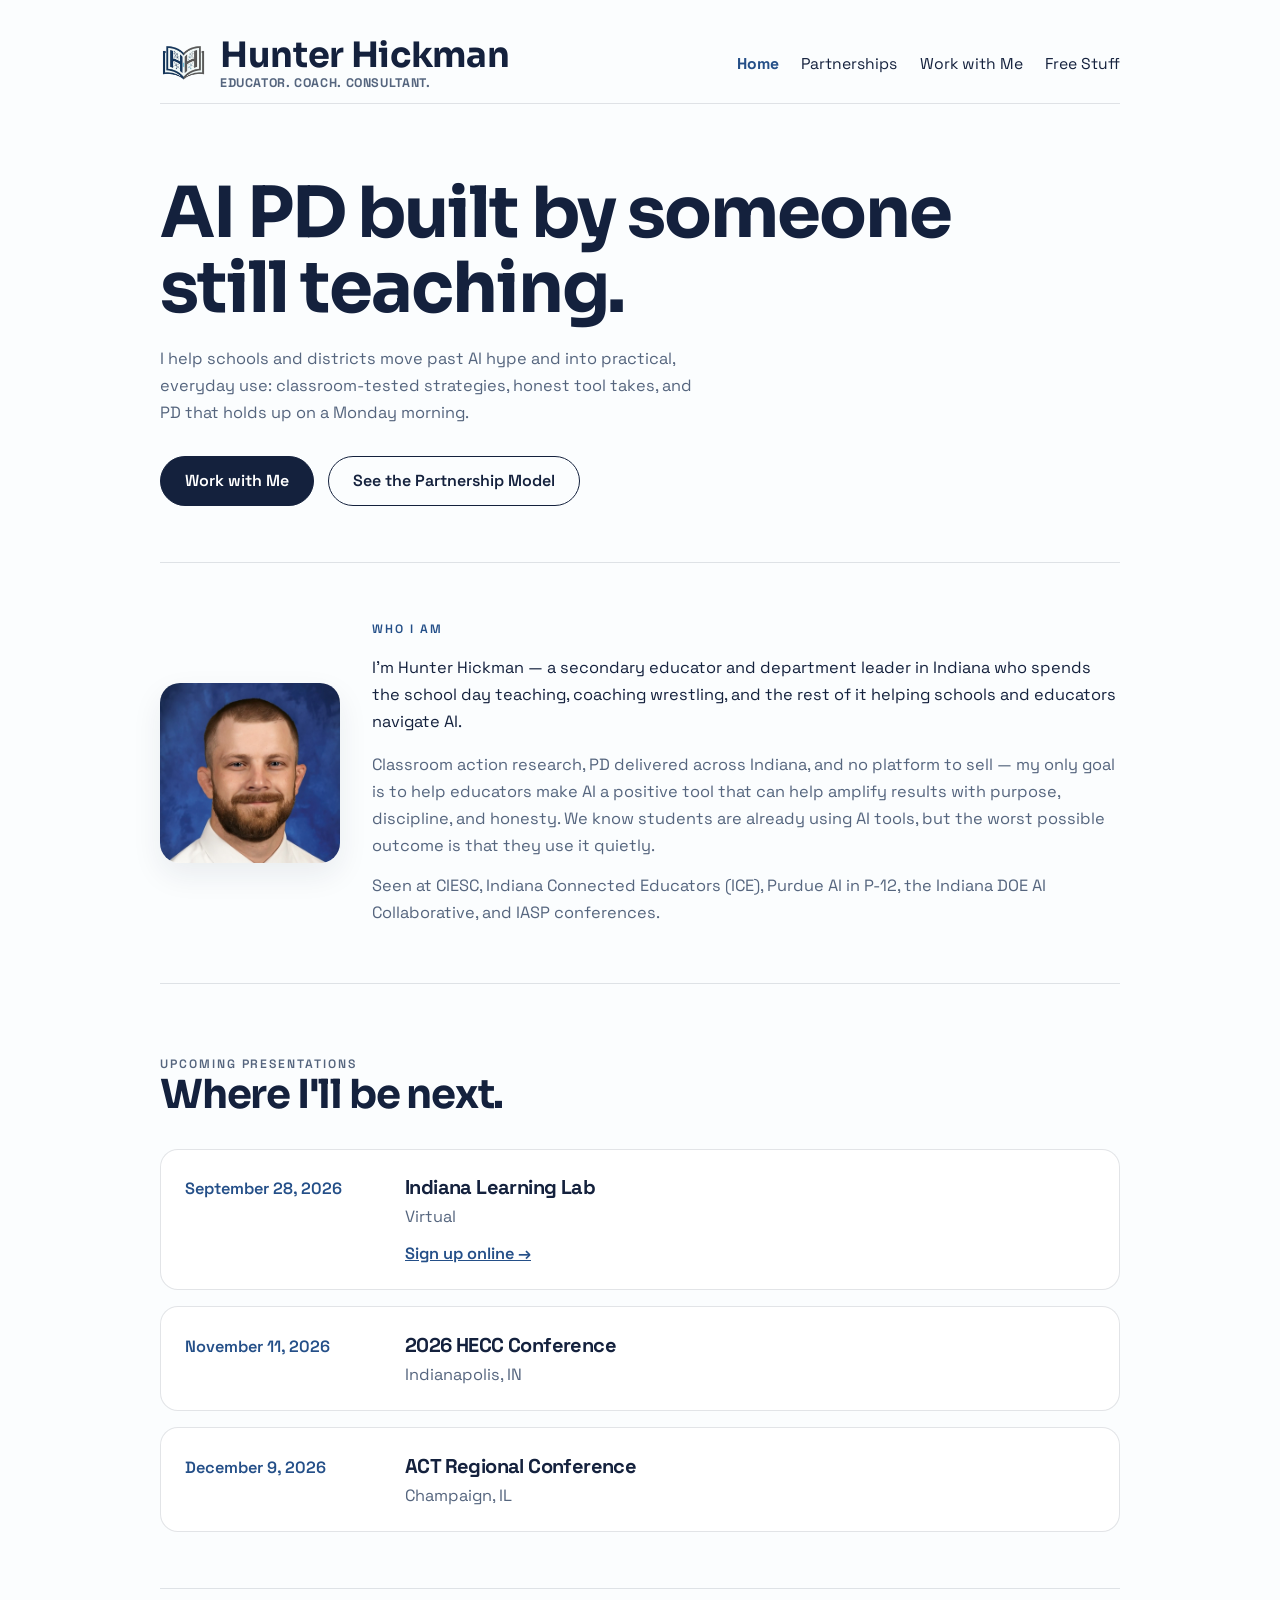
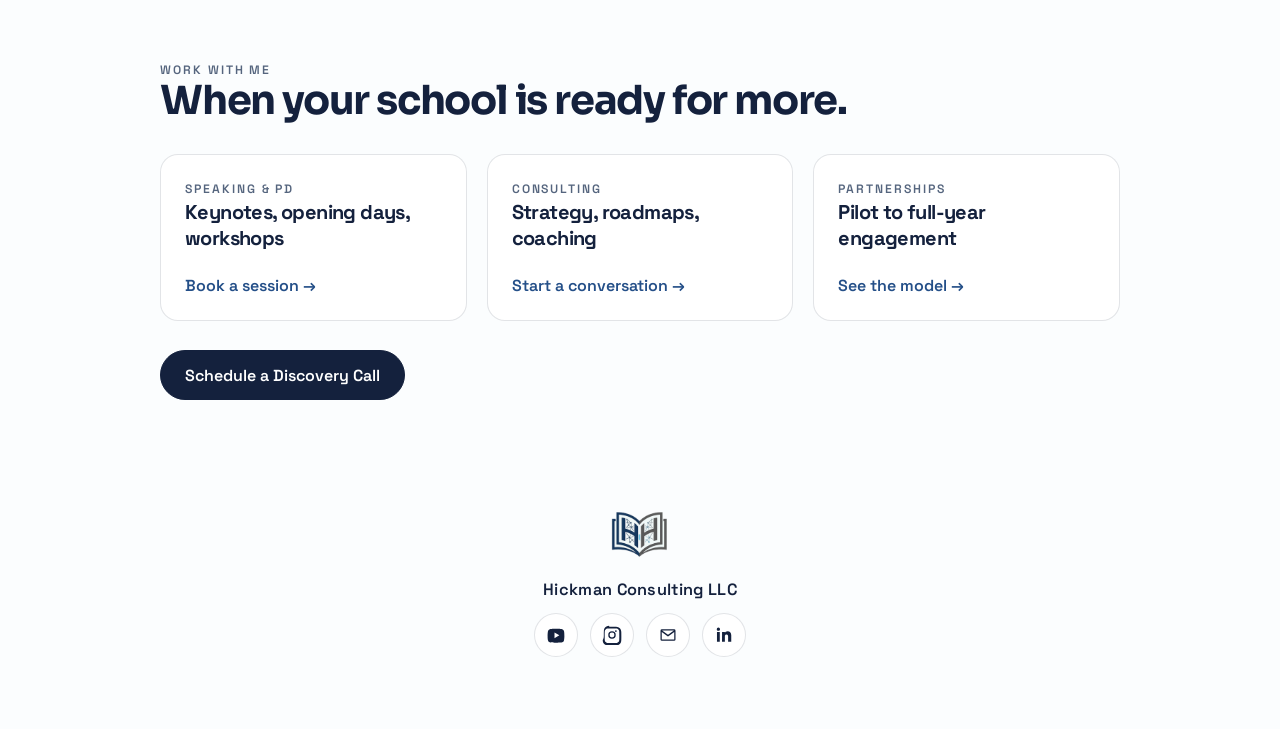
<file: index.html>
<!DOCTYPE html>
<html lang="en">
  <head>
    <meta charset="UTF-8" />
    <meta name="viewport" content="width=device-width, initial-scale=1.0" />
    <title>Hickman Consulting LLC | AI PD Built by Someone Still Teaching</title>
    <meta
      name="description"
      content="AI professional development and district consulting from a full-time educator. Speaking, coaching, and district partnerships."
    />
    <link rel="preconnect" href="https://fonts.googleapis.com" />
    <link rel="preconnect" href="https://fonts.gstatic.com" crossorigin />
    <link
      href="https://fonts.googleapis.com/css2?family=Space+Grotesk:wght@400;500;700&family=Sora:wght@400;600;700;800&display=swap"
      rel="stylesheet"
    />
    <link rel="stylesheet" href="styles.css?v=16" />
  </head>
  <body>
    <div class="page-shell">
      <header class="site-header">
        <a class="brand" href="index.html" aria-label="Hunter Hickman home">
          <span class="brand-mark">
            <img src="assets/ai-classroom-logo.png" alt="AI Classroom logo" />
          </span>
          <span class="brand-copy">
            <strong>Hunter Hickman</strong>
            <span>Educator. Coach. Consultant.</span>
          </span>
        </a>
        <nav class="site-nav">
          <a class="current" href="index.html">Home</a>
          <a href="pilot-partnerships.html">Partnerships</a>
          <a href="inquiry.html">Work with Me</a>
          <a href="free-stuff.html">Free Stuff</a>
        </nav>
      </header>

      <main>
        <section class="page-hero">
          <h1>AI PD built by someone still teaching.</h1>
          <p class="hero-text">
            I help schools and districts move past AI hype and into practical, everyday use:
            classroom-tested strategies, honest tool takes, and PD that holds up on a Monday
            morning.
          </p>
          <div class="hero-actions">
            <a class="button button-primary" href="inquiry.html">Work with Me</a>
            <a class="button button-secondary" href="pilot-partnerships.html">See the Partnership Model</a>
          </div>
        </section>

        <section class="section" id="about">
          <div class="bio-strip">
            <figure class="bio-thumb">
              <img src="assets/hunter-headshot.jpg" alt="Portrait of Hunter Hickman" />
            </figure>
            <div>
              <p class="eyebrow">Who I Am</p>
              <p class="lede">
                I'm Hunter Hickman — a secondary educator and department leader in Indiana who
                spends the school day teaching, coaching wrestling, and the rest of it helping
                schools and educators navigate AI.
              </p>
              <p class="muted bio-more">
                Classroom action research, PD delivered across Indiana, and no platform to sell —
                my only goal is to help educators make AI a positive tool that can help amplify
                results with purpose, discipline, and honesty. We know students are already using
                AI tools, but the worst possible outcome is that they use it quietly.
              </p>
              <p class="muted bio-more">
                Seen at CIESC, Indiana Connected Educators (ICE), Purdue AI in P-12, the Indiana
                DOE AI Collaborative, and IASP conferences.
              </p>
            </div>
          </div>
        </section>

        <section class="section" id="presentations">
          <div class="section-heading">
            <p class="eyebrow">Upcoming Presentations</p>
            <h2>Where I'll be next.</h2>
          </div>
          <ul class="talk-list">
            <li class="talk-item">
              <p class="talk-date">
                <time datetime="2026-09-28">September 28, 2026</time>
              </p>
              <div>
                <h3>Indiana Learning Lab</h3>
                <p class="muted">Virtual</p>
                <a
                  class="talk-cta"
                  href="https://streamyard.com/watch/e6bXwDbeEGgj"
                  target="_blank"
                  rel="noreferrer"
                  >Sign up online &rarr;</a
                >
              </div>
            </li>
            <li class="talk-item">
              <p class="talk-date">
                <time datetime="2026-11-11">November 11, 2026</time>
              </p>
              <div>
                <h3>2026 HECC Conference</h3>
                <p class="muted">Indianapolis, IN</p>
              </div>
            </li>
            <li class="talk-item">
              <p class="talk-date">
                <time datetime="2026-12-09">December 9, 2026</time>
              </p>
              <div>
                <h3>ACT Regional Conference</h3>
                <p class="muted">Champaign, IL</p>
              </div>
            </li>
          </ul>
        </section>

        <section class="section" id="work">
          <div class="section-heading">
            <p class="eyebrow">Work with Me</p>
            <h2>When your school is ready for more.</h2>
          </div>
          <div class="cards">
            <a class="card card-link" href="inquiry.html">
              <p class="card-kicker">Speaking &amp; PD</p>
              <h3>Keynotes, opening days, workshops</h3>
              <span class="card-cta">Book a session &rarr;</span>
            </a>
            <a class="card card-link" href="inquiry.html">
              <p class="card-kicker">Consulting</p>
              <h3>Strategy, roadmaps, coaching</h3>
              <span class="card-cta">Start a conversation &rarr;</span>
            </a>
            <a class="card card-link" href="pilot-partnerships.html">
              <p class="card-kicker">Partnerships</p>
              <h3>Pilot to full-year engagement</h3>
              <span class="card-cta">See the model &rarr;</span>
            </a>
          </div>
          <div class="hero-actions">
            <a
              class="button button-primary"
              id="booking-link"
              href="https://calendar.google.com/calendar/u/0/appointments/schedules/AcZssZ2h5oJ71Pa4UaNYxV1AjSdSftIpIqJRfXQbEfwqDt_1TvqimaoKVW6irWVCsOtf2DGL5eGr1r_c"
              target="_blank"
              rel="noreferrer"
              >Schedule a Discovery Call</a
            >
          </div>
        </section>
      </main>

      <footer class="site-footer">
        <img class="footer-logo" src="assets/ai-classroom-logo.png" alt="AI Classroom logo" />
        <p>Hickman Consulting LLC</p>
        <div class="social-links">
          <a
            class="social-link"
            href="https://www.youtube.com/@hickmanconsultingai"
            target="_blank"
            rel="noreferrer"
            aria-label="Visit Hickman Consulting AI on YouTube"
          >
            <svg viewBox="0 0 24 24" aria-hidden="true">
              <path
                d="M21.58 7.19a2.99 2.99 0 0 0-2.1-2.11C17.62 4.58 12 4.58 12 4.58s-5.62 0-7.48.5a2.99 2.99 0 0 0-2.1 2.11c-.5 1.86-.5 5.73-.5 5.73s0 3.87.5 5.73a2.99 2.99 0 0 0 2.1 2.11c1.86.5 7.48.5 7.48.5s5.62 0 7.48-.5a2.99 2.99 0 0 0 2.1-2.11c.5-1.86.5-5.73.5-5.73s0-3.87-.5-5.73ZM10.2 15.78V9.06l5.82 3.36-5.82 3.36Z"
              />
            </svg>
          </a>
          <a
            class="social-link"
            href="https://www.instagram.com/mrhickman_/"
            target="_blank"
            rel="noreferrer"
            aria-label="Visit Hunter Hickman on Instagram"
          >
            <svg viewBox="0 0 24 24" aria-hidden="true">
              <path
                d="M12 2.16c3.2 0 3.58.01 4.85.07 1.17.05 1.96.24 2.65.51.72.28 1.32.66 1.9 1.24.58.58.96 1.18 1.24 1.9.27.69.46 1.48.51 2.65.06 1.27.07 1.65.07 4.85s-.01 3.58-.07 4.85c-.05 1.17-.24 1.96-.51 2.65a5.1 5.1 0 0 1-1.24 1.9c-.58.58-1.18.96-1.9 1.24-.69.27-1.48.46-2.65.51-1.27.06-1.65.07-4.85.07s-3.58-.01-4.85-.07c-1.17-.05-1.96-.24-2.65-.51a5.1 5.1 0 0 1-1.9-1.24 5.1 5.1 0 0 1-1.24-1.9c-.27-.69-.46-1.48-.51-2.65C2.17 15.58 2.16 15.2 2.16 12s.01-3.58.07-4.85c.05-1.17.24-1.96.51-2.65.28-.72.66-1.32 1.24-1.9a5.1 5.1 0 0 1 1.9-1.24c.69-.27 1.48-.46 2.65-.51C8.42 2.17 8.8 2.16 12 2.16Zm0 1.98c-3.15 0-3.5.01-4.73.07-.94.04-1.45.2-1.79.33-.45.17-.77.38-1.11.72-.34.34-.55.66-.72 1.11-.13.34-.29.85-.33 1.79-.06 1.23-.07 1.58-.07 4.73s.01 3.5.07 4.73c.04.94.2 1.45.33 1.79.17.45.38.77.72 1.11.34.34.66.55 1.11.72.34.13.85.29 1.79.33 1.23.06 1.58.07 4.73.07s3.5-.01 4.73-.07c.94-.04 1.45-.2 1.79-.33.45-.17.77-.38 1.11-.72.34-.34.55-.66.72-1.11.13-.34.29-.85.33-1.79.06-1.23.07-1.58.07-4.73s-.01-3.5-.07-4.73c-.04-.94-.2-1.45-.33-1.79a2.98 2.98 0 0 0-.72-1.11 2.98 2.98 0 0 0-1.11-.72c-.34-.13-.85-.29-1.79-.33-1.23-.06-1.58-.07-4.73-.07Zm0 3.37a4.49 4.49 0 1 1 0 8.98 4.49 4.49 0 0 1 0-8.98Zm0 7.4a2.91 2.91 0 1 0 0-5.82 2.91 2.91 0 0 0 0 5.82Zm5.72-7.6a1.05 1.05 0 1 1-2.1 0 1.05 1.05 0 0 1 2.1 0Z"
              />
            </svg>
          </a>
          <a
            class="social-link"
            href="mailto:hunter.hickman@hickmanconsultingai.com?cc=hunter@hickmanconsultingai.com"
            aria-label="Email Hunter Hickman"
          >
            <svg viewBox="0 0 24 24" aria-hidden="true">
              <path
                d="M3 6.75A1.75 1.75 0 0 1 4.75 5h14.5A1.75 1.75 0 0 1 21 6.75v10.5A1.75 1.75 0 0 1 19.25 19H4.75A1.75 1.75 0 0 1 3 17.25V6.75Zm1.9-.25 7.1 5.22 7.1-5.22H4.9Zm14.6 11V8.39l-6.98 5.13a.9.9 0 0 1-1.04 0L4.5 8.39v9.11h15Z"
              />
            </svg>
          </a>
          <a
            class="social-link"
            href="https://www.linkedin.com/in/hunter-hickman-m-s-2b501383/"
            target="_blank"
            rel="noreferrer"
            aria-label="Visit Hunter Hickman on LinkedIn"
          >
            <svg viewBox="0 0 24 24" aria-hidden="true">
              <path
                d="M6.94 8.5H3.56V20h3.38V8.5ZM5.25 3A1.96 1.96 0 0 0 3.3 4.97c0 1.08.86 1.97 1.93 1.97h.02c1.1 0 1.97-.89 1.97-1.97A1.96 1.96 0 0 0 5.27 3h-.02ZM20.7 12.4c0-3.45-1.84-5.05-4.29-5.05-1.98 0-2.86 1.09-3.36 1.86V8.5H9.67c.04.47 0 11.5 0 11.5h3.38v-6.42c0-.34.03-.68.12-.93.27-.68.88-1.38 1.9-1.38 1.34 0 1.87 1.03 1.87 2.54V20H20.7v-7.6Z"
              />
            </svg>
          </a>
        </div>
      </footer>
    </div>
    <script src="script.js"></script>
  </body>
</html>
</file>
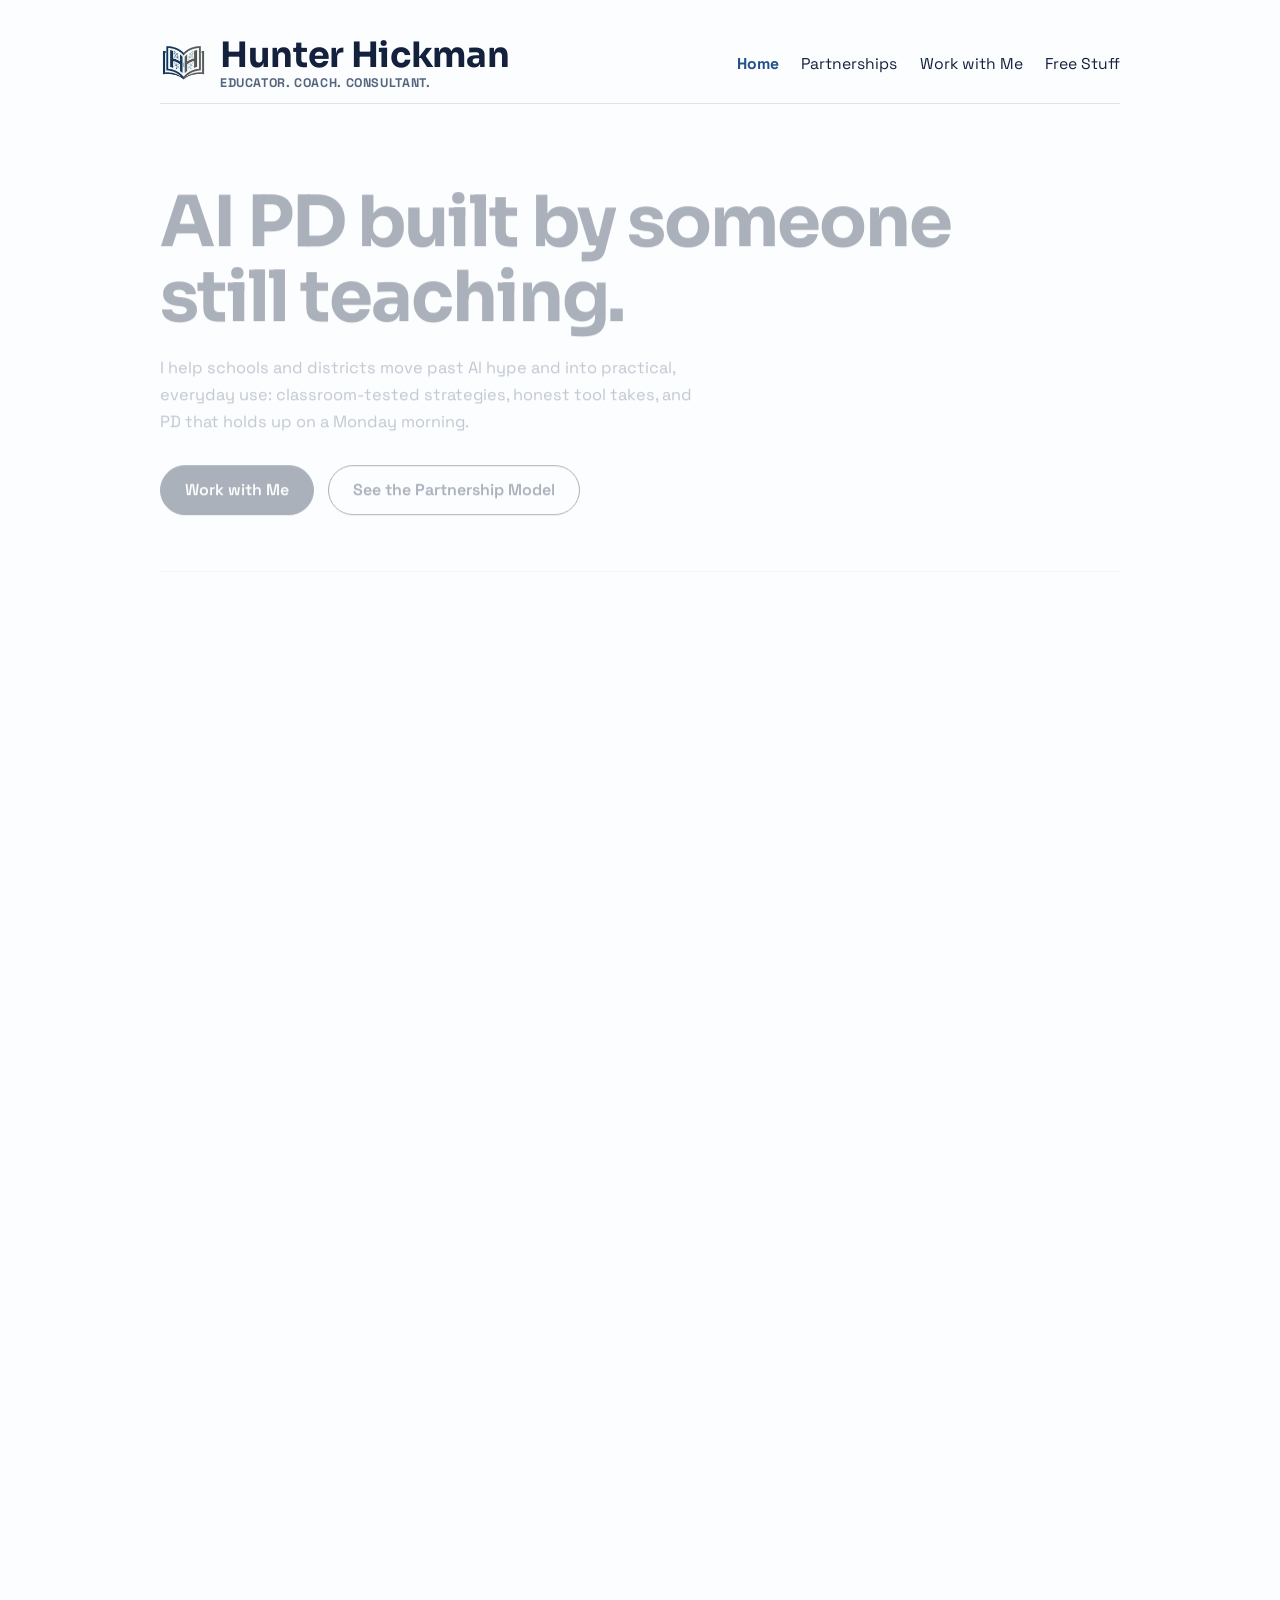
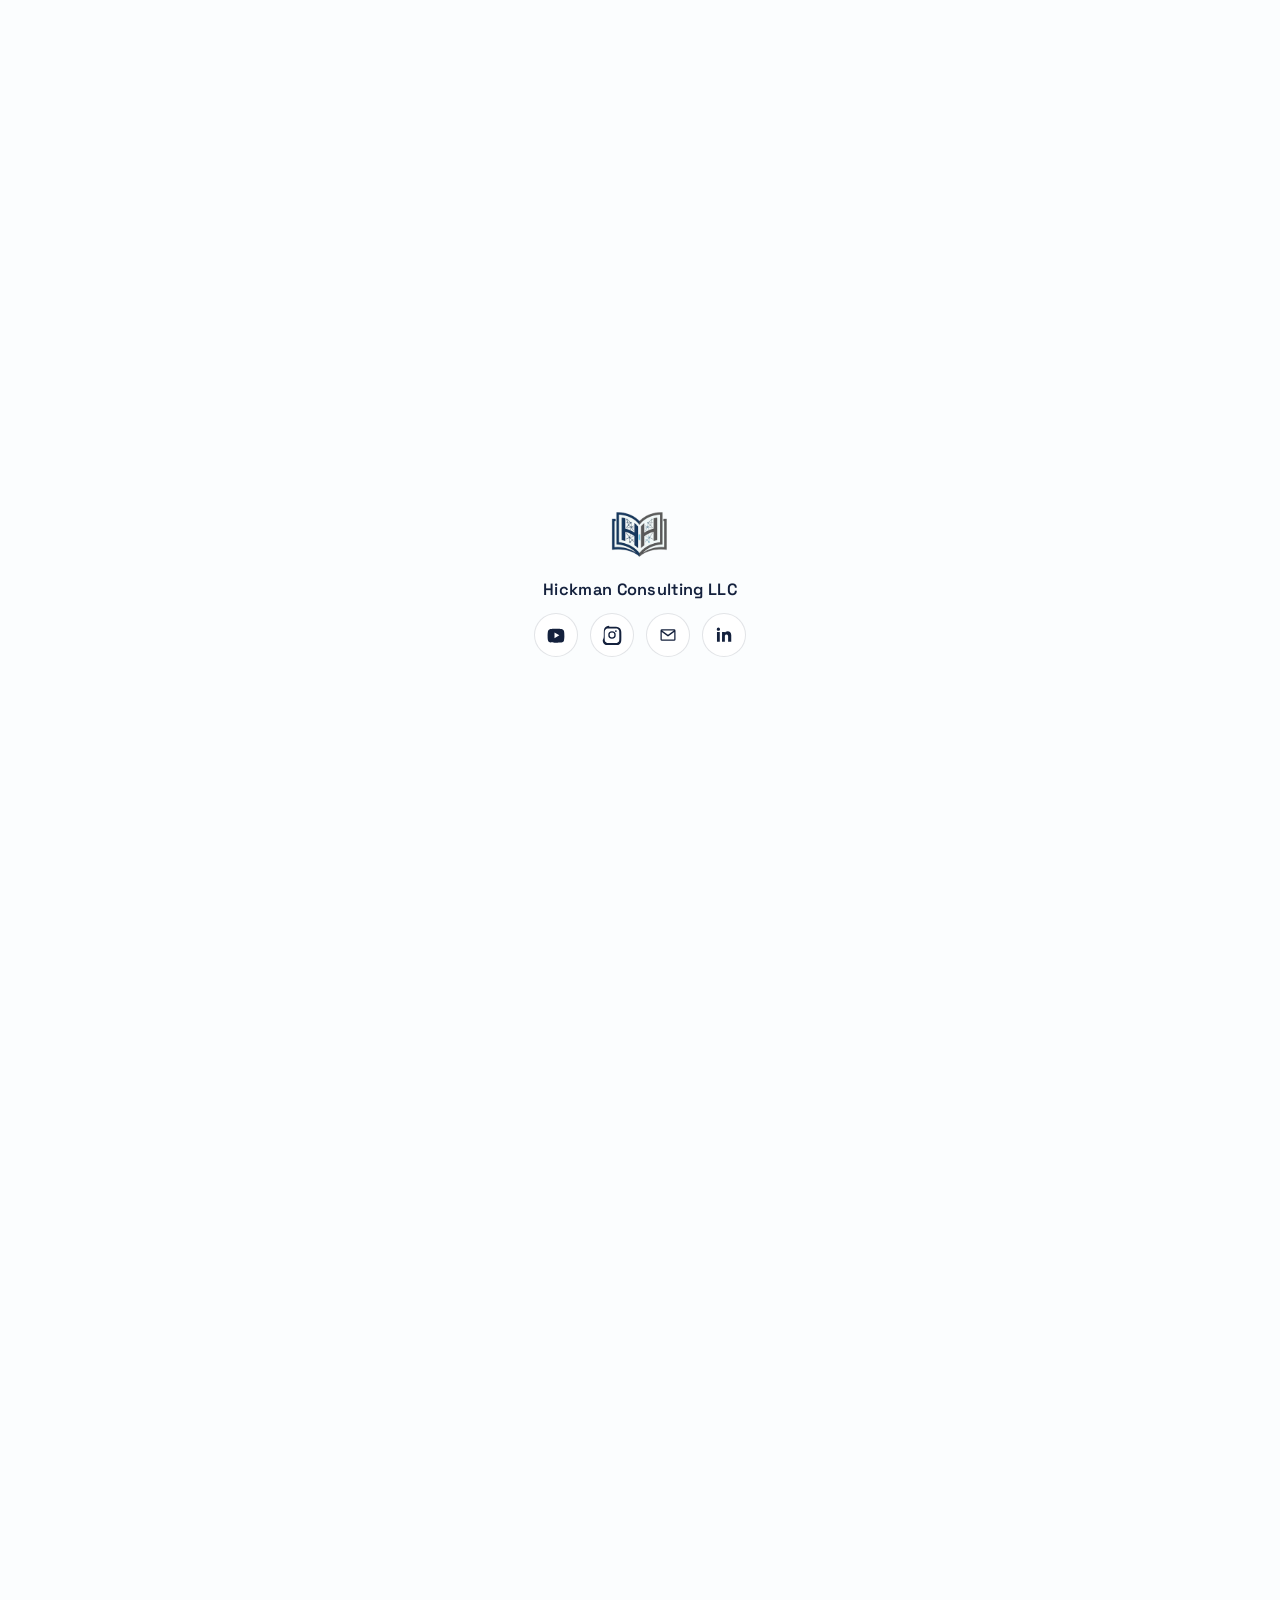
<file: about.html>
<!DOCTYPE html>
<html lang="en">
  <head>
    <meta charset="UTF-8" />
    <meta http-equiv="refresh" content="0; url=index.html#about" />
    <link rel="canonical" href="index.html" />
    <title>Redirecting | Hickman Consulting LLC</title>
  </head>
  <body>
    <p>This page has moved. <a href="index.html#about">Continue to Hickman Consulting</a>.</p>
  </body>
</html>
</file>
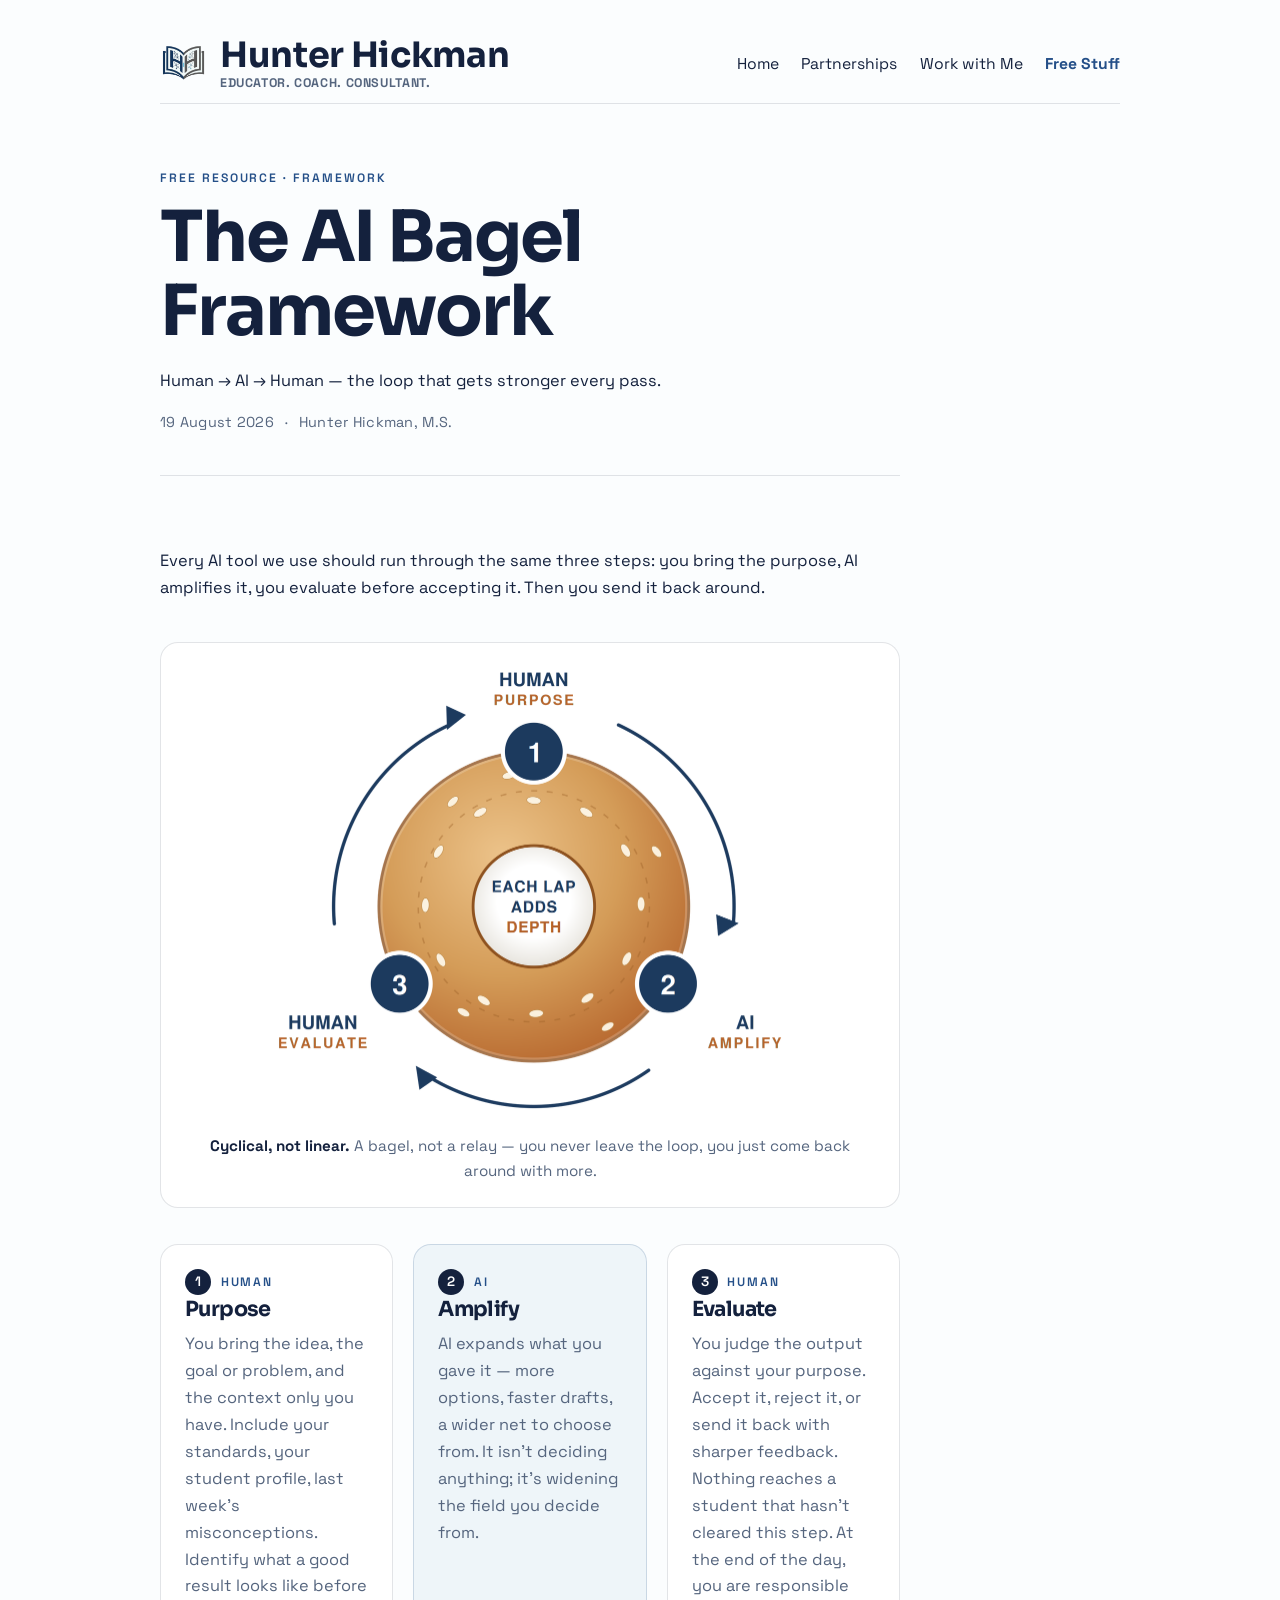
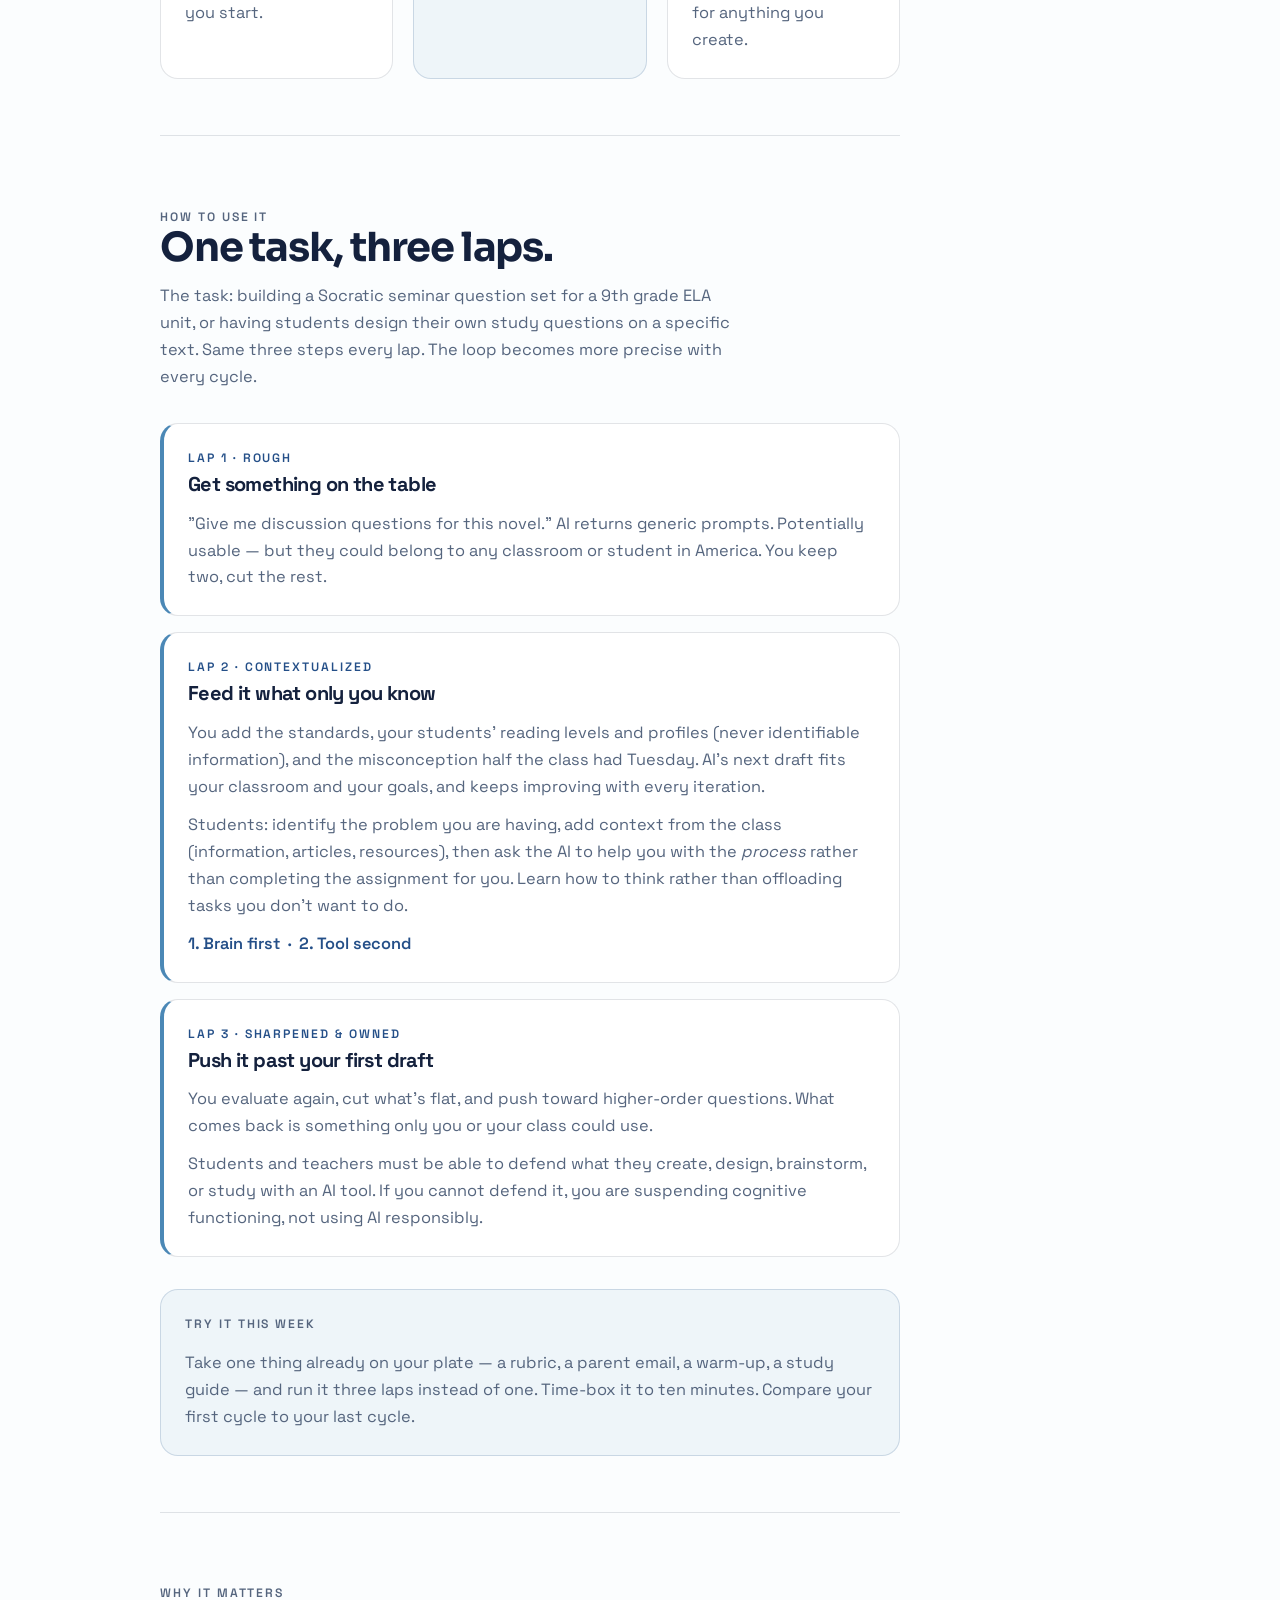
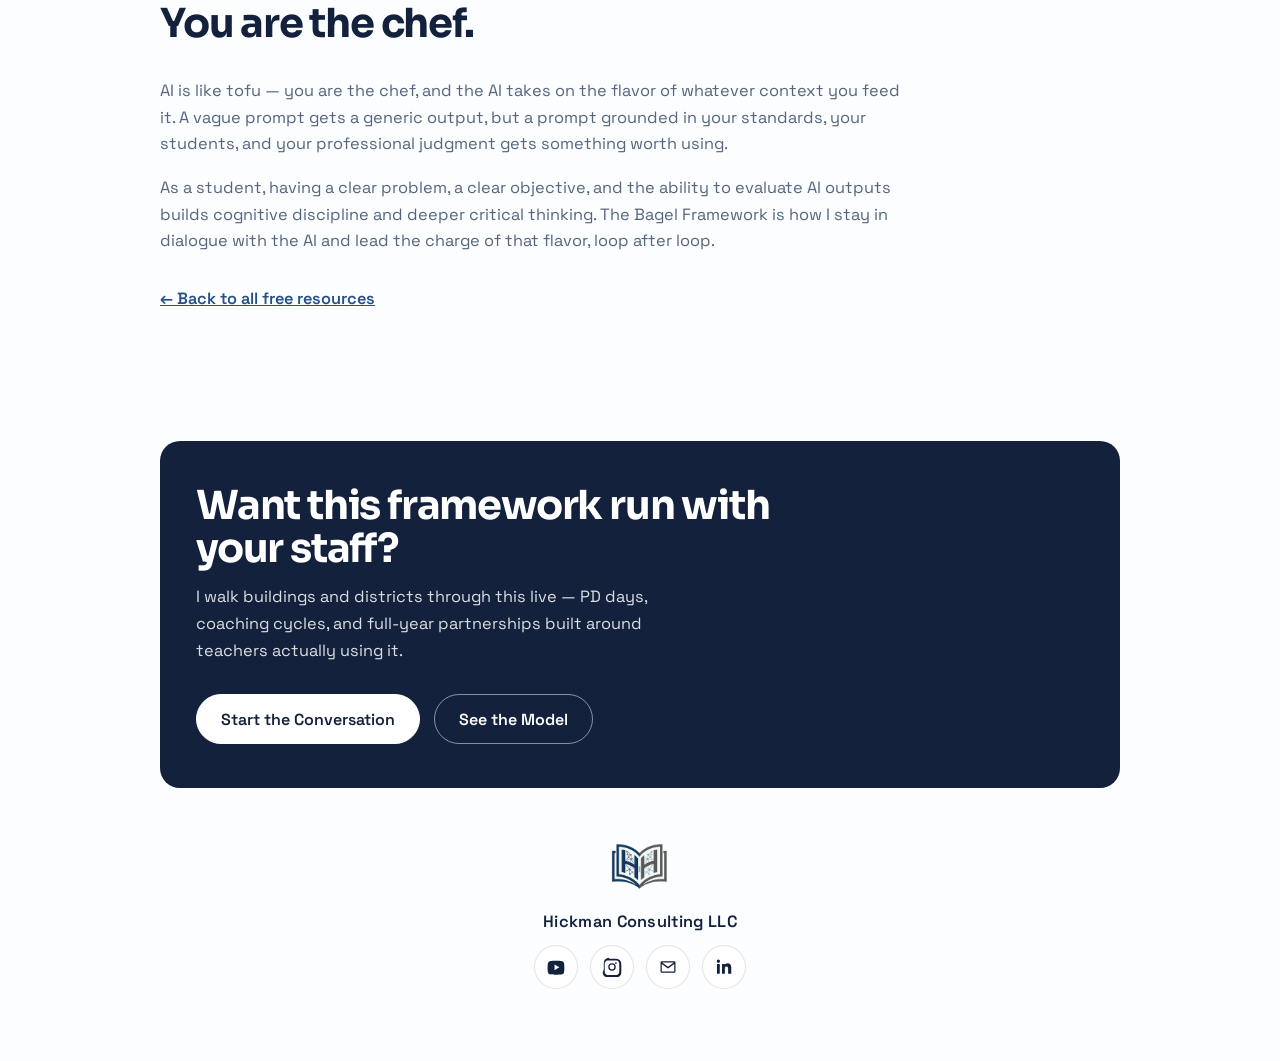
<file: ai-bagel-framework.html>
<!DOCTYPE html>
<html lang="en">
  <head>
    <meta charset="UTF-8" />
    <meta name="viewport" content="width=device-width, initial-scale=1.0" />
    <title>The AI Bagel Framework | Hickman Consulting LLC</title>
    <meta
      name="description"
      content="Human to AI to Human — a three-step loop for using AI in the classroom without handing over your judgment. Free framework from Hunter Hickman."
    />
    <link rel="preconnect" href="https://fonts.googleapis.com" />
    <link rel="preconnect" href="https://fonts.gstatic.com" crossorigin />
    <link
      href="https://fonts.googleapis.com/css2?family=Space+Grotesk:wght@400;500;700&family=Sora:wght@400;600;700;800&display=swap"
      rel="stylesheet"
    />
    <link rel="stylesheet" href="styles.css?v=16" />
  </head>
  <body>
    <div class="page-shell">
      <header class="site-header">
        <a class="brand" href="index.html" aria-label="Hunter Hickman home">
          <span class="brand-mark">
            <img src="assets/ai-classroom-logo.png" alt="AI Classroom logo" />
          </span>
          <span class="brand-copy">
            <strong>Hunter Hickman</strong>
            <span>Educator. Coach. Consultant.</span>
          </span>
        </a>
        <nav class="site-nav">
          <a href="index.html">Home</a>
          <a href="pilot-partnerships.html">Partnerships</a>
          <a href="inquiry.html">Work with Me</a>
          <a class="current" href="free-stuff.html">Free Stuff</a>
        </nav>
      </header>

      <main>
        <article class="article">
          <header class="article-head">
            <p class="eyebrow">Free Resource &middot; Framework</p>
            <h1>The AI Bagel Framework</h1>
            <p class="lede">
              Human &rarr; AI &rarr; Human — the loop that gets stronger every pass.
            </p>
            <p class="article-meta">
              <time datetime="2026-08-19">19 August 2026</time>
              <span aria-hidden="true">&middot;</span>
              Hunter Hickman, M.S.
            </p>
          </header>

          <section class="section">
            <p class="lede">
              Every AI tool we use should run through the same three steps: you bring the purpose,
              AI amplifies it, you evaluate before accepting it. Then you send it back around.
            </p>

            <figure class="article-figure">
              <img
                src="assets/ai-bagel-loop.png"
                alt="The AI Bagel Framework loop: step 1 Human Purpose at the top, step 2 AI Amplify at the right, step 3 Human Evaluate at the left, arrows circling a sesame bagel whose center reads Each Lap Adds Depth."
                width="1040"
                height="895"
                decoding="async"
              />
              <figcaption>
                <strong>Cyclical, not linear.</strong> A bagel, not a relay — you never leave the
                loop, you just come back around with more.
              </figcaption>
            </figure>

            <div class="step-grid">
              <article class="step-card">
                <p class="step-index"><span>1</span> Human</p>
                <h2>Purpose</h2>
                <p class="muted">
                  You bring the idea, the goal or problem, and the context only you have. Include
                  your standards, your student profile, last week's misconceptions. Identify what a
                  good result looks like before you start.
                </p>
              </article>
              <article class="step-card step-card-ai">
                <p class="step-index"><span>2</span> AI</p>
                <h2>Amplify</h2>
                <p class="muted">
                  AI expands what you gave it — more options, faster drafts, a wider net to choose
                  from. It isn't deciding anything; it's widening the field you decide from.
                </p>
              </article>
              <article class="step-card">
                <p class="step-index"><span>3</span> Human</p>
                <h2>Evaluate</h2>
                <p class="muted">
                  You judge the output against your purpose. Accept it, reject it, or send it back
                  with sharper feedback. Nothing reaches a student that hasn't cleared this step.
                  At the end of the day, you are responsible for anything you create.
                </p>
              </article>
            </div>
          </section>

          <section class="section">
            <div class="section-heading">
              <p class="eyebrow">How to use it</p>
              <h2>One task, three laps.</h2>
              <p>
                The task: building a Socratic seminar question set for a 9th grade ELA unit, or
                having students design their own study questions on a specific text. Same three
                steps every lap. The loop becomes more precise with every cycle.
              </p>
            </div>

            <ol class="lap-list">
              <li class="lap-item">
                <p class="card-kicker">Lap 1 &middot; Rough</p>
                <h3>Get something on the table</h3>
                <p class="muted">
                  "Give me discussion questions for this novel." AI returns generic prompts.
                  Potentially usable — but they could belong to any classroom or student in
                  America. You keep two, cut the rest.
                </p>
              </li>
              <li class="lap-item">
                <p class="card-kicker">Lap 2 &middot; Contextualized</p>
                <h3>Feed it what only you know</h3>
                <p class="muted">
                  You add the standards, your students' reading levels and profiles (never
                  identifiable information), and the misconception half the class had Tuesday.
                  AI's next draft fits your classroom and your goals, and keeps improving with
                  every iteration.
                </p>
                <p class="muted">
                  Students: identify the problem you are having, add context from the class
                  (information, articles, resources), then ask the AI to help you with the
                  <em>process</em> rather than completing the assignment for you. Learn how to
                  think rather than offloading tasks you don't want to do.
                </p>
                <p class="lap-rule">1. Brain first &nbsp;&middot;&nbsp; 2. Tool second</p>
              </li>
              <li class="lap-item">
                <p class="card-kicker">Lap 3 &middot; Sharpened &amp; owned</p>
                <h3>Push it past your first draft</h3>
                <p class="muted">
                  You evaluate again, cut what's flat, and push toward higher-order questions.
                  What comes back is something only you or your class could use.
                </p>
                <p class="muted">
                  Students and teachers must be able to defend what they create, design,
                  brainstorm, or study with an AI tool. If you cannot defend it, you are suspending
                  cognitive functioning, not using AI responsibly.
                </p>
              </li>
            </ol>

            <div class="callout">
              <p class="card-kicker">Try it this week</p>
              <p>
                Take one thing already on your plate — a rubric, a parent email, a warm-up, a study
                guide — and run it three laps instead of one. Time-box it to ten minutes. Compare
                your first cycle to your last cycle.
              </p>
            </div>
          </section>

          <section class="section">
            <div class="section-heading">
              <p class="eyebrow">Why it matters</p>
              <h2>You are the chef.</h2>
            </div>
            <p class="muted">
              AI is like tofu — you are the chef, and the AI takes on the flavor of whatever
              context you feed it. A vague prompt gets a generic output, but a prompt grounded in
              your standards, your students, and your professional judgment gets something worth
              using.
            </p>
            <p class="muted">
              As a student, having a clear problem, a clear objective, and the ability to evaluate
              AI outputs builds cognitive discipline and deeper critical thinking. The Bagel
              Framework is how I stay in dialogue with the AI and lead the charge of that flavor,
              loop after loop.
            </p>
            <p class="article-back">
              <a class="card-cta" href="free-stuff.html">&larr; Back to all free resources</a>
            </p>
          </section>
        </article>

        <div class="cta-band">
          <h2>Want this framework run with your staff?</h2>
          <p>
            I walk buildings and districts through this live — PD days, coaching cycles, and
            full-year partnerships built around teachers actually using it.
          </p>
          <div class="hero-actions">
            <a class="button button-primary" href="inquiry.html">Start the Conversation</a>
            <a class="button button-secondary" href="pilot-partnerships.html">See the Model</a>
          </div>
        </div>
      </main>

      <footer class="site-footer">
        <img class="footer-logo" src="assets/ai-classroom-logo.png" alt="AI Classroom logo" />
        <p>Hickman Consulting LLC</p>
        <div class="social-links">
          <a
            class="social-link"
            href="https://www.youtube.com/@hickmanconsultingai"
            target="_blank"
            rel="noreferrer"
            aria-label="Visit Hickman Consulting AI on YouTube"
          >
            <svg viewBox="0 0 24 24" aria-hidden="true">
              <path
                d="M21.58 7.19a2.99 2.99 0 0 0-2.1-2.11C17.62 4.58 12 4.58 12 4.58s-5.62 0-7.48.5a2.99 2.99 0 0 0-2.1 2.11c-.5 1.86-.5 5.73-.5 5.73s0 3.87.5 5.73a2.99 2.99 0 0 0 2.1 2.11c1.86.5 7.48.5 7.48.5s5.62 0 7.48-.5a2.99 2.99 0 0 0 2.1-2.11c.5-1.86.5-5.73.5-5.73s0-3.87-.5-5.73ZM10.2 15.78V9.06l5.82 3.36-5.82 3.36Z"
              />
            </svg>
          </a>
          <a
            class="social-link"
            href="https://www.instagram.com/mrhickman_/"
            target="_blank"
            rel="noreferrer"
            aria-label="Visit Hunter Hickman on Instagram"
          >
            <svg viewBox="0 0 24 24" aria-hidden="true">
              <path
                d="M12 2.16c3.2 0 3.58.01 4.85.07 1.17.05 1.96.24 2.65.51.72.28 1.32.66 1.9 1.24.58.58.96 1.18 1.24 1.9.27.69.46 1.48.51 2.65.06 1.27.07 1.65.07 4.85s-.01 3.58-.07 4.85c-.05 1.17-.24 1.96-.51 2.65a5.1 5.1 0 0 1-1.24 1.9c-.58.58-1.18.96-1.9 1.24-.69.27-1.48.46-2.65.51-1.27.06-1.65.07-4.85.07s-3.58-.01-4.85-.07c-1.17-.05-1.96-.24-2.65-.51a5.1 5.1 0 0 1-1.9-1.24 5.1 5.1 0 0 1-1.24-1.9c-.27-.69-.46-1.48-.51-2.65C2.17 15.58 2.16 15.2 2.16 12s.01-3.58.07-4.85c.05-1.17.24-1.96.51-2.65.28-.72.66-1.32 1.24-1.9a5.1 5.1 0 0 1 1.9-1.24c.69-.27 1.48-.46 2.65-.51C8.42 2.17 8.8 2.16 12 2.16Zm0 1.98c-3.15 0-3.5.01-4.73.07-.94.04-1.45.2-1.79.33-.45.17-.77.38-1.11.72-.34.34-.55.66-.72 1.11-.13.34-.29.85-.33 1.79-.06 1.23-.07 1.58-.07 4.73s.01 3.5.07 4.73c.04.94.2 1.45.33 1.79.17.45.38.77.72 1.11.34.34.66.55 1.11.72.34.13.85.29 1.79.33 1.23.06 1.58.07 4.73.07s3.5-.01 4.73-.07c.94-.04 1.45-.2 1.79-.33.45-.17.77-.38 1.11-.72.34-.34.55-.66.72-1.11.13-.34.29-.85.33-1.79.06-1.23.07-1.58.07-4.73s-.01-3.5-.07-4.73c-.04-.94-.2-1.45-.33-1.79a2.98 2.98 0 0 0-.72-1.11 2.98 2.98 0 0 0-1.11-.72c-.34-.13-.85-.29-1.79-.33-1.23-.06-1.58-.07-4.73-.07Zm0 3.37a4.49 4.49 0 1 1 0 8.98 4.49 4.49 0 0 1 0-8.98Zm0 7.4a2.91 2.91 0 1 0 0-5.82 2.91 2.91 0 0 0 0 5.82Zm5.72-7.6a1.05 1.05 0 1 1-2.1 0 1.05 1.05 0 0 1 2.1 0Z"
              />
            </svg>
          </a>
          <a
            class="social-link"
            href="mailto:hunter.hickman@hickmanconsultingai.com?cc=hunter@hickmanconsultingai.com"
            aria-label="Email Hunter Hickman"
          >
            <svg viewBox="0 0 24 24" aria-hidden="true">
              <path
                d="M3 6.75A1.75 1.75 0 0 1 4.75 5h14.5A1.75 1.75 0 0 1 21 6.75v10.5A1.75 1.75 0 0 1 19.25 19H4.75A1.75 1.75 0 0 1 3 17.25V6.75Zm1.9-.25 7.1 5.22 7.1-5.22H4.9Zm14.6 11V8.39l-6.98 5.13a.9.9 0 0 1-1.04 0L4.5 8.39v9.11h15Z"
              />
            </svg>
          </a>
          <a
            class="social-link"
            href="https://www.linkedin.com/in/hunter-hickman-m-s-2b501383/"
            target="_blank"
            rel="noreferrer"
            aria-label="Visit Hunter Hickman on LinkedIn"
          >
            <svg viewBox="0 0 24 24" aria-hidden="true">
              <path
                d="M6.94 8.5H3.56V20h3.38V8.5ZM5.25 3A1.96 1.96 0 0 0 3.3 4.97c0 1.08.86 1.97 1.93 1.97h.02c1.1 0 1.97-.89 1.97-1.97A1.96 1.96 0 0 0 5.27 3h-.02ZM20.7 12.4c0-3.45-1.84-5.05-4.29-5.05-1.98 0-2.86 1.09-3.36 1.86V8.5H9.67c.04.47 0 11.5 0 11.5h3.38v-6.42c0-.34.03-.68.12-.93.27-.68.88-1.38 1.9-1.38 1.34 0 1.87 1.03 1.87 2.54V20H20.7v-7.6Z"
              />
            </svg>
          </a>
        </div>
      </footer>
    </div>
    <script src="script.js"></script>
  </body>
</html>
</file>
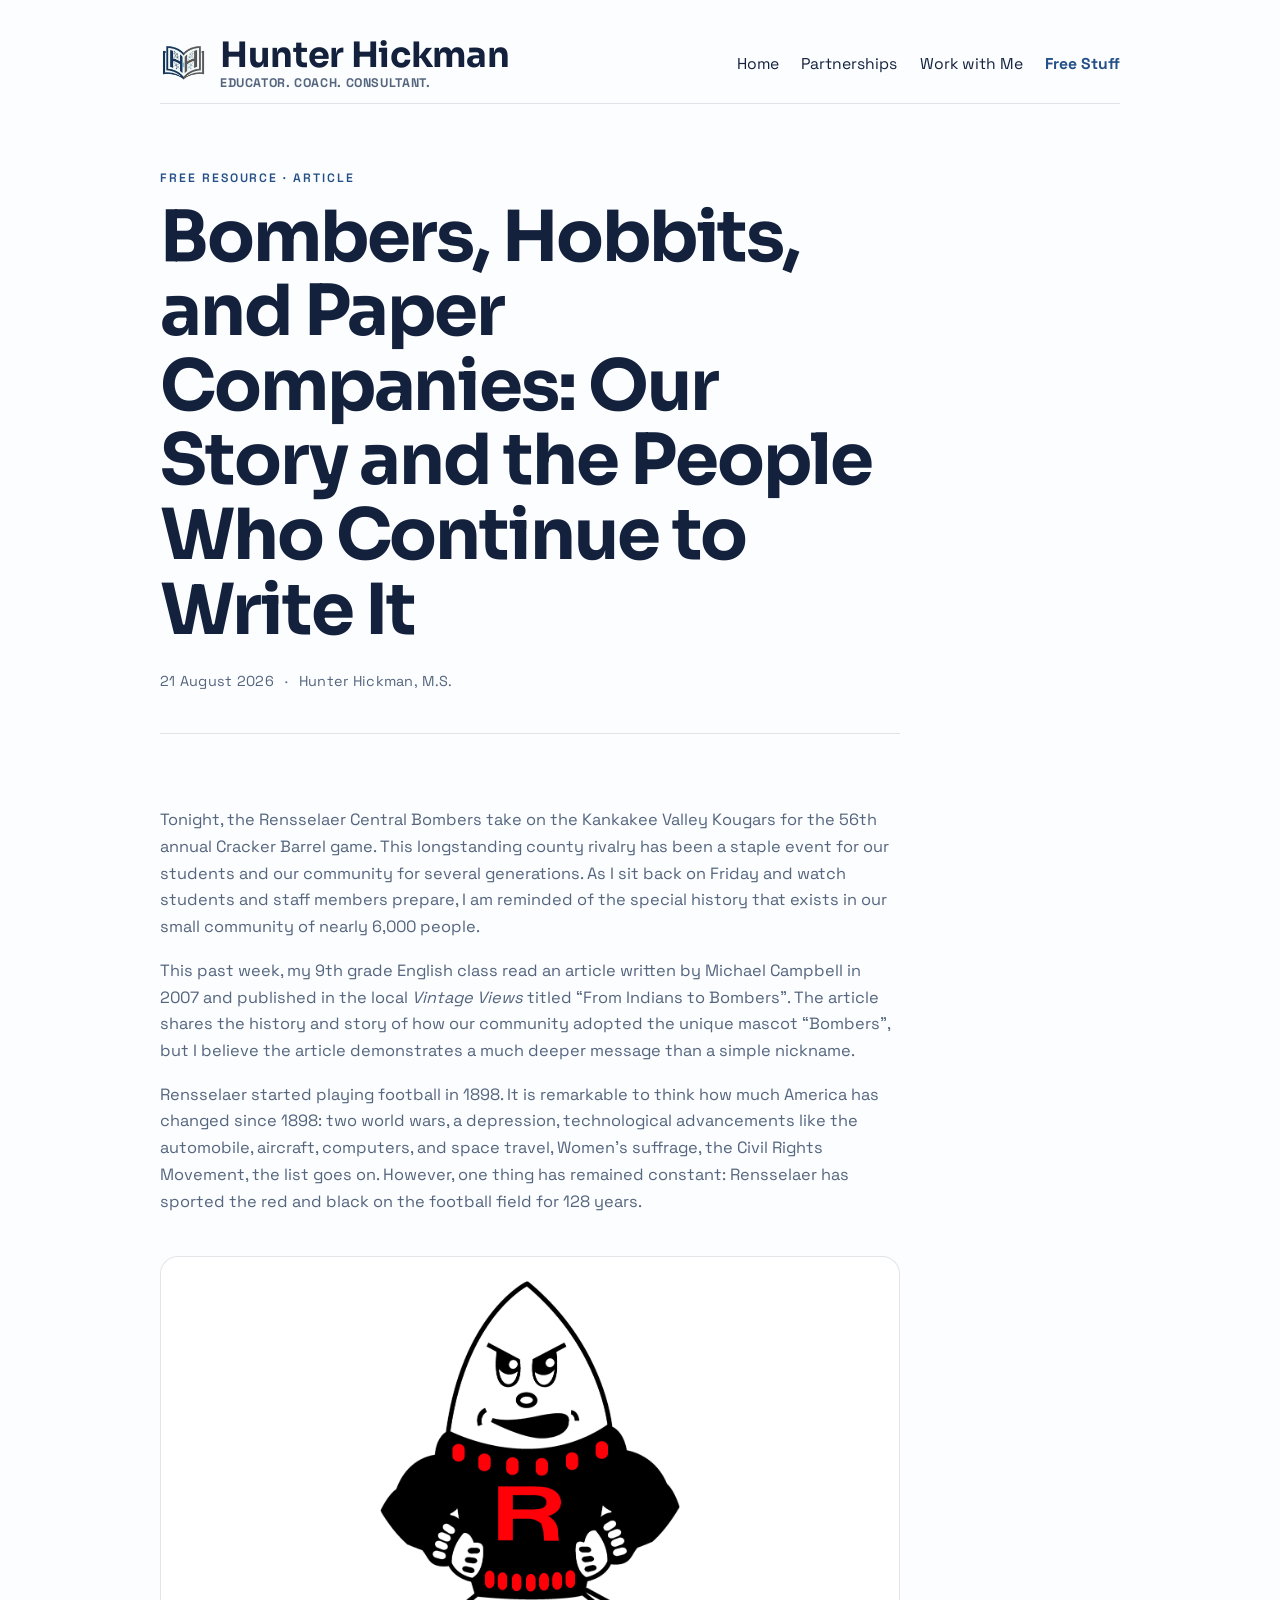
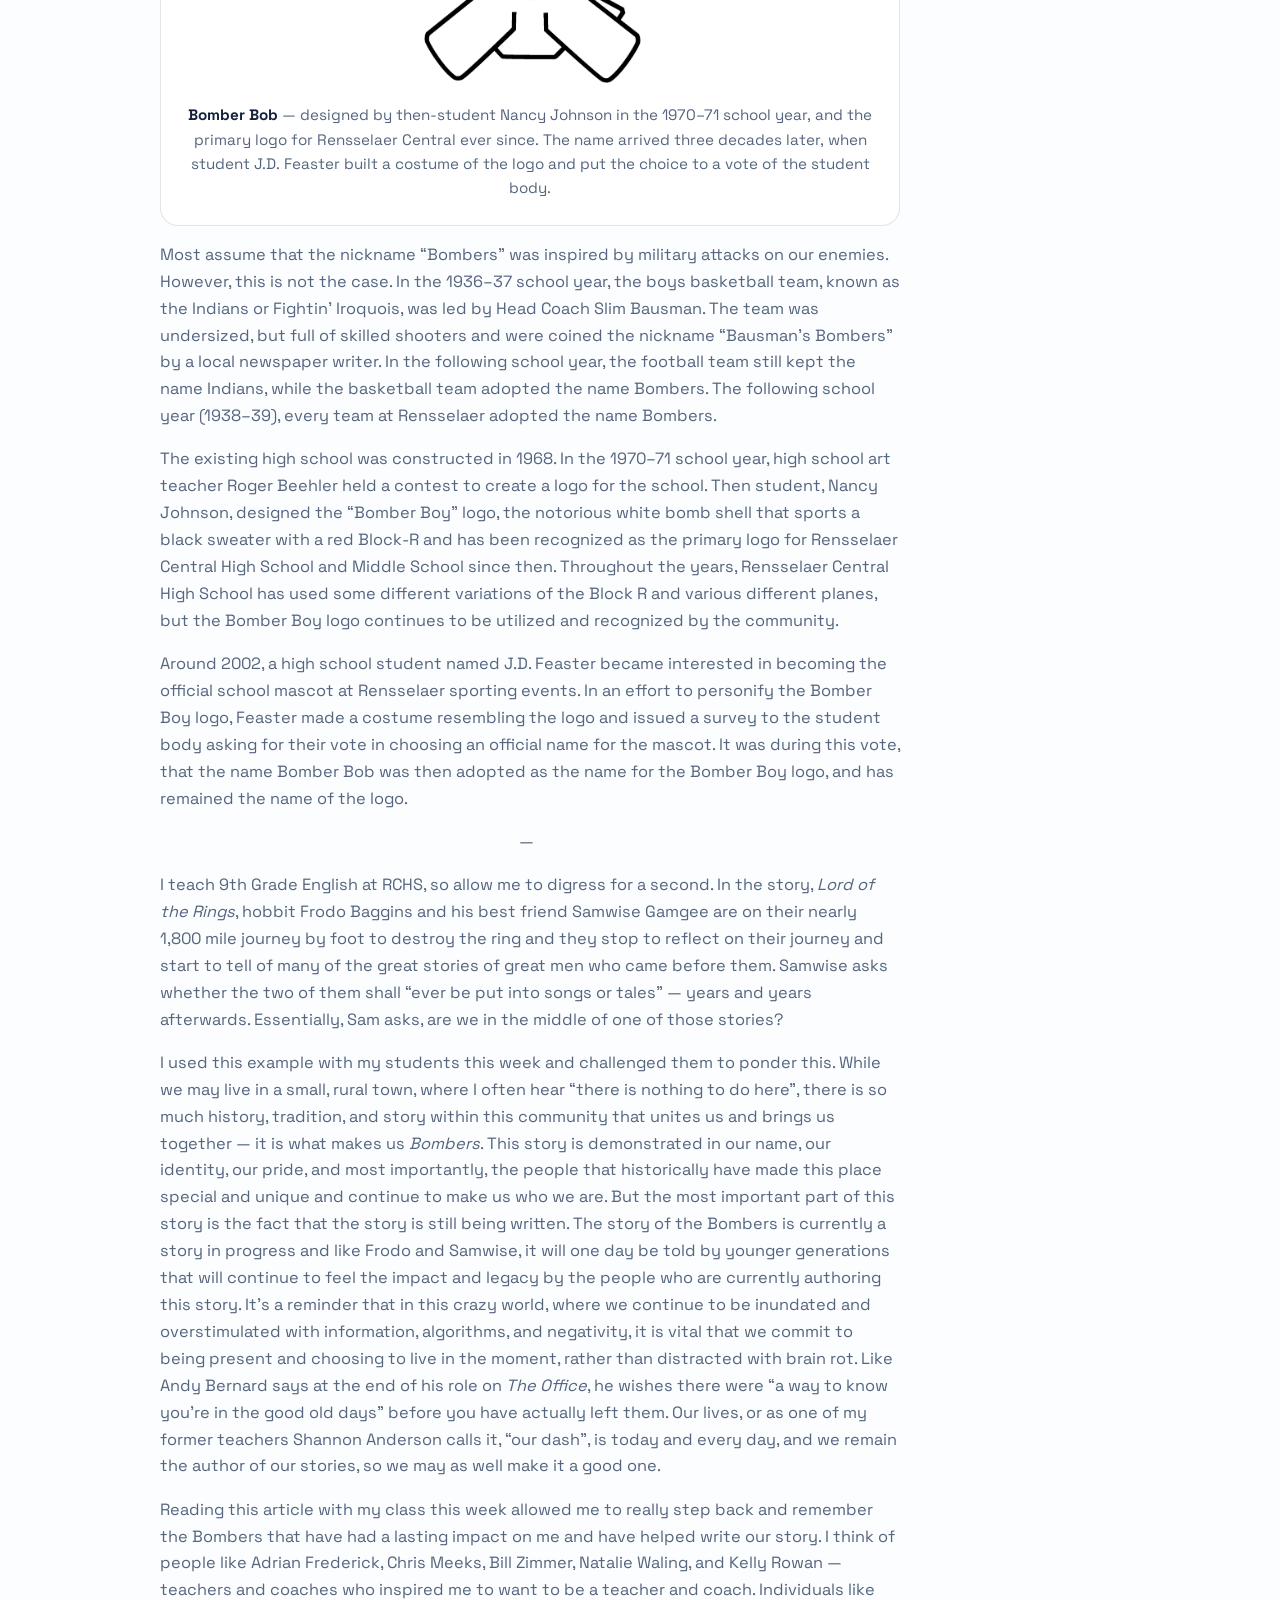
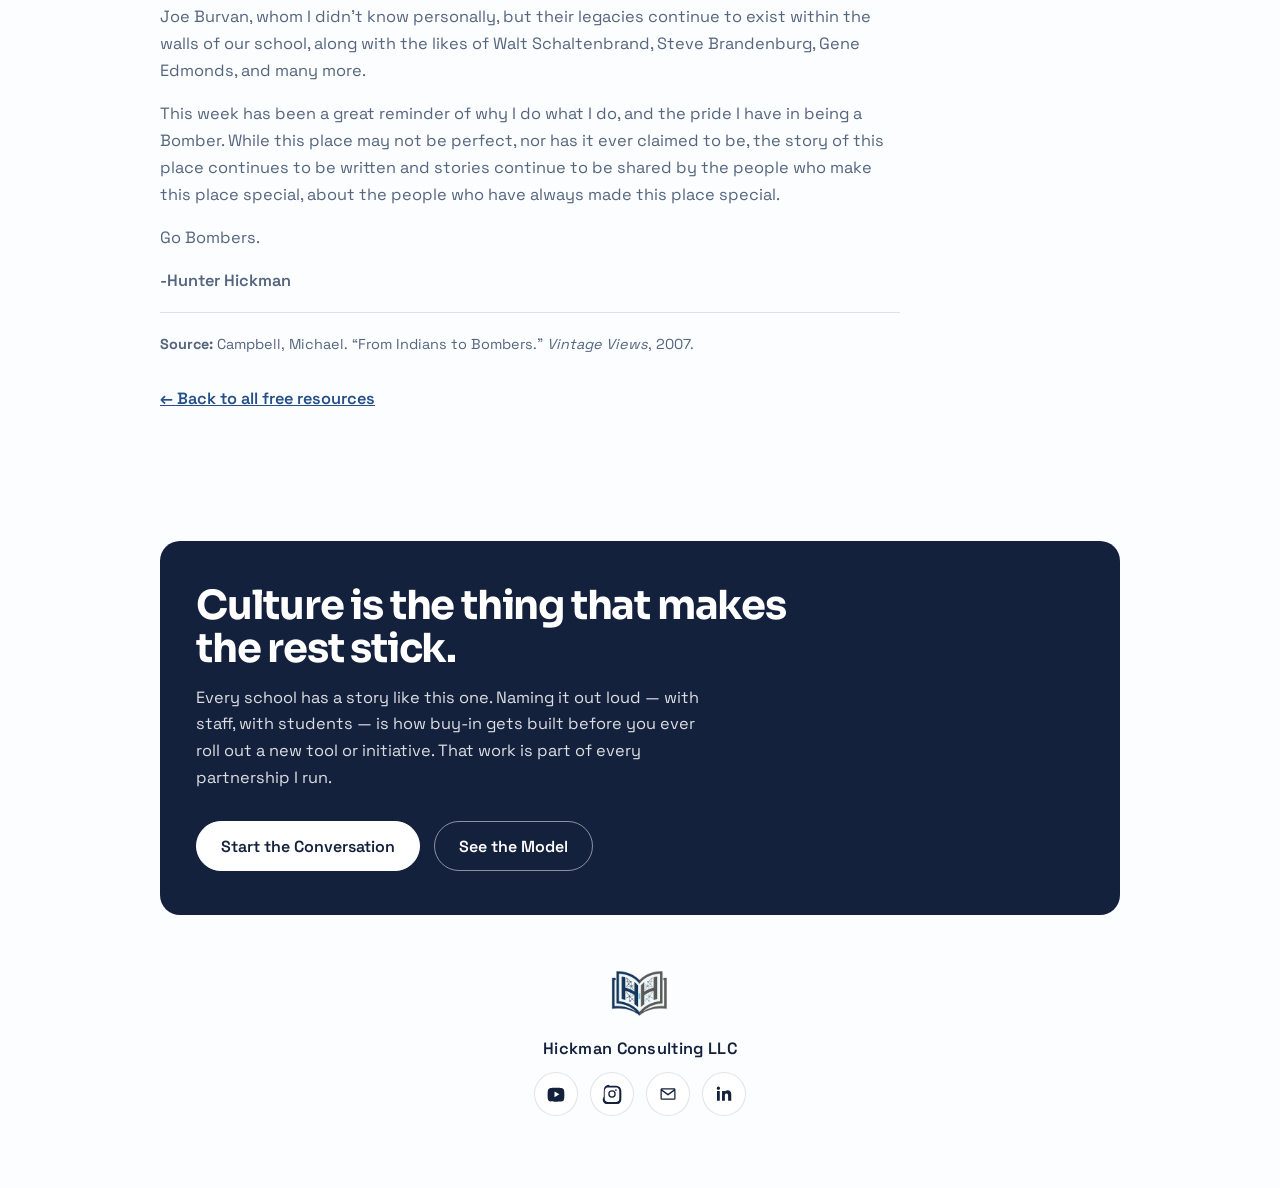
<file: bombers-hobbits-paper-companies.html>
<!DOCTYPE html>
<html lang="en">
  <head>
    <meta charset="UTF-8" />
    <meta name="viewport" content="width=device-width, initial-scale=1.0" />
    <title>Bombers, Hobbits, and Paper Companies | Hickman Consulting LLC</title>
    <meta
      name="description"
      content="How a small Indiana town went from Indians to Bombers — 128 years of red and black, a student-designed mascot, and why the story is still being written."
    />
    <link rel="preconnect" href="https://fonts.googleapis.com" />
    <link rel="preconnect" href="https://fonts.gstatic.com" crossorigin />
    <link
      href="https://fonts.googleapis.com/css2?family=Space+Grotesk:wght@400;500;700&family=Sora:wght@400;600;700;800&display=swap"
      rel="stylesheet"
    />
    <link rel="stylesheet" href="styles.css?v=16" />
  </head>
  <body>
    <div class="page-shell">
      <header class="site-header">
        <a class="brand" href="index.html" aria-label="Hunter Hickman home">
          <span class="brand-mark">
            <img src="assets/ai-classroom-logo.png" alt="AI Classroom logo" />
          </span>
          <span class="brand-copy">
            <strong>Hunter Hickman</strong>
            <span>Educator. Coach. Consultant.</span>
          </span>
        </a>
        <nav class="site-nav">
          <a href="index.html">Home</a>
          <a href="pilot-partnerships.html">Partnerships</a>
          <a href="inquiry.html">Work with Me</a>
          <a class="current" href="free-stuff.html">Free Stuff</a>
        </nav>
      </header>

      <main>
        <article class="article">
          <header class="article-head">
            <p class="eyebrow">Free Resource &middot; Article</p>
            <h1>
              Bombers, Hobbits, and Paper Companies: Our Story and the People Who Continue to Write
              It
            </h1>
            <p class="article-meta">
              <time datetime="2026-08-21">21 August 2026</time>
              <span aria-hidden="true">&middot;</span>
              Hunter Hickman, M.S.
            </p>
          </header>

          <section class="section article-prose">
            <p>
              Tonight, the Rensselaer Central Bombers take on the Kankakee Valley Kougars for the
              56th annual Cracker Barrel game. This longstanding county rivalry has been a staple
              event for our students and our community for several generations. As I sit back on
              Friday and watch students and staff members prepare, I am reminded of the special
              history that exists in our small community of nearly 6,000 people.
            </p>
            <p>
              This past week, my 9th grade English class read an article written by Michael
              Campbell in 2007 and published in the local <em>Vintage Views</em> titled
              &ldquo;From Indians to Bombers&rdquo;. The article shares the history and story of how our community adopted
              the unique mascot &ldquo;Bombers&rdquo;, but I believe the article demonstrates a much
              deeper message than a simple nickname.
            </p>
            <p>
              Rensselaer started playing football in 1898. It is remarkable to think how much
              America has changed since 1898: two world wars, a depression, technological
              advancements like the automobile, aircraft, computers, and space travel, Women&rsquo;s
              suffrage, the Civil Rights Movement, the list goes on. However, one thing has remained
              constant: Rensselaer has sported the red and black on the football field for 128
              years.
            </p>

            <figure class="article-figure article-figure-portrait">
              <img
                src="assets/bomber-boy-logo.png"
                alt="The Bomber Boy logo: a white bomb shell with a determined face, wearing a black sweater with a red block R, fists on hips."
                width="731"
                height="980"
                decoding="async"
              />
              <figcaption>
                <strong>Bomber Bob</strong> — designed by then-student Nancy Johnson in the
                1970&ndash;71 school year, and the primary logo for Rensselaer Central ever since.
                The name arrived three decades later, when student J.D. Feaster built a costume of
                the logo and put the choice to a vote of the student body.
              </figcaption>
            </figure>

            <p>
              Most assume that the nickname &ldquo;Bombers&rdquo; was inspired by military attacks on
              our enemies. However, this is not the case. In the 1936&ndash;37 school year, the boys
              basketball team, known as the Indians or Fightin&rsquo; Iroquois, was led by Head Coach
              Slim Bausman. The team was undersized, but full of skilled shooters and were coined the
              nickname &ldquo;Bausman&rsquo;s Bombers&rdquo; by a local newspaper writer. In the
              following school year, the football team still kept the name Indians, while the
              basketball team adopted the name Bombers. The following school year (1938&ndash;39),
              every team at Rensselaer adopted the name Bombers.
            </p>
            <p>
              The existing high school was constructed in 1968. In the 1970&ndash;71 school year,
              high school art teacher Roger Beehler held a contest to create a logo for the school.
              Then student, Nancy Johnson, designed the &ldquo;Bomber Boy&rdquo; logo, the notorious
              white bomb shell that sports a black sweater with a red Block-R and has been recognized
              as the primary logo for Rensselaer Central High School and Middle School since then.
              Throughout the years, Rensselaer Central High School has used some different variations
              of the Block R and various different planes, but the Bomber Boy logo continues to be
              utilized and recognized by the community.
            </p>
            <p>
              Around 2002, a high school student named J.D. Feaster became interested in becoming the
              official school mascot at Rensselaer sporting events. In an effort to personify the
              Bomber Boy logo, Feaster made a costume resembling the logo and issued a survey to the
              student body asking for their vote in choosing an official name for the mascot. It was
              during this vote, that the name Bomber Bob was then adopted as the name for the Bomber
              Boy logo, and has remained the name of the logo.
            </p>

            <p class="article-break" aria-hidden="true">&mdash;</p>

            <p>
              I teach 9th Grade English at RCHS, so allow me to digress for a second. In the story,
              <em>Lord of the Rings</em>, hobbit Frodo Baggins and his best friend Samwise Gamgee are
              on their nearly 1,800 mile journey by foot to destroy the ring and they stop to reflect
              on their journey and start to tell of many of the great stories of great men who came
              before them. Samwise asks whether the two of them shall &ldquo;ever be put into songs
              or tales&rdquo; — years and years afterwards. Essentially, Sam asks, are we in the
              middle of one of those stories?
            </p>
            <p>
              I used this example with my students this week and challenged them to ponder this.
              While we may live in a small, rural town, where I often hear &ldquo;there is nothing to
              do here&rdquo;, there is so much history, tradition, and story within this community
              that unites us and brings us together — it is what makes us <em>Bombers</em>. This
              story is demonstrated in our name, our identity, our pride, and most importantly, the
              people that historically have made this place special and unique and continue to make
              us who we are. But the most important part of this story is the fact that the story is
              still being written. The story of the Bombers is currently a story in progress and like
              Frodo and Samwise, it will one day be told by younger generations that will continue to
              feel the impact and legacy by the people who are currently authoring this story.
              It&rsquo;s a reminder that in this crazy world, where we continue to be inundated and
              overstimulated with information, algorithms, and negativity, it is vital that we commit
              to being present and choosing to live in the moment, rather than distracted with brain
              rot. Like Andy Bernard says at the end of his role on <em>The Office</em>, he wishes
              there were &ldquo;a way to know you&rsquo;re in the good old days&rdquo; before you
              have actually left them. Our lives, or as one of my former teachers Shannon Anderson
              calls it, &ldquo;our dash&rdquo;, is today and every day, and we remain the author of
              our stories, so we may as well make it a good one.
            </p>
            <p>
              Reading this article with my class this week allowed me to really step back and
              remember the Bombers that have had a lasting impact on me and have helped write our
              story. I think of people like Adrian Frederick, Chris Meeks, Bill Zimmer, Natalie
              Waling, and Kelly Rowan — teachers and coaches who inspired me to want to be a teacher
              and coach. Individuals like Joe Burvan, whom I didn&rsquo;t know personally, but their
              legacies continue to exist within the walls of our school, along with the likes of Walt
              Schaltenbrand, Steve Brandenburg, Gene Edmonds, and many more.
            </p>
            <p>
              This week has been a great reminder of why I do what I do, and the pride I have in
              being a Bomber. While this place may not be perfect, nor has it ever claimed to be, the
              story of this place continues to be written and stories continue to be shared by the
              people who make this place special, about the people who have always made this place
              special.
            </p>
            <p>Go Bombers.</p>
            <p class="article-signoff">-Hunter Hickman</p>

            <p class="fine-print">
              <strong>Source:</strong> Campbell, Michael. &ldquo;From Indians to Bombers.&rdquo;
              <em>Vintage Views</em>, 2007.
            </p>

            <p class="article-back">
              <a class="card-cta" href="free-stuff.html">&larr; Back to all free resources</a>
            </p>
          </section>
        </article>

        <div class="cta-band">
          <h2>Culture is the thing that makes the rest stick.</h2>
          <p>
            Every school has a story like this one. Naming it out loud — with staff, with students —
            is how buy-in gets built before you ever roll out a new tool or initiative. That work is
            part of every partnership I run.
          </p>
          <div class="hero-actions">
            <a class="button button-primary" href="inquiry.html">Start the Conversation</a>
            <a class="button button-secondary" href="pilot-partnerships.html">See the Model</a>
          </div>
        </div>
      </main>

      <footer class="site-footer">
        <img class="footer-logo" src="assets/ai-classroom-logo.png" alt="AI Classroom logo" />
        <p>Hickman Consulting LLC</p>
        <div class="social-links">
          <a
            class="social-link"
            href="https://www.youtube.com/@hickmanconsultingai"
            target="_blank"
            rel="noreferrer"
            aria-label="Visit Hickman Consulting AI on YouTube"
          >
            <svg viewBox="0 0 24 24" aria-hidden="true">
              <path
                d="M21.58 7.19a2.99 2.99 0 0 0-2.1-2.11C17.62 4.58 12 4.58 12 4.58s-5.62 0-7.48.5a2.99 2.99 0 0 0-2.1 2.11c-.5 1.86-.5 5.73-.5 5.73s0 3.87.5 5.73a2.99 2.99 0 0 0 2.1 2.11c1.86.5 7.48.5 7.48.5s5.62 0 7.48-.5a2.99 2.99 0 0 0 2.1-2.11c.5-1.86.5-5.73.5-5.73s0-3.87-.5-5.73ZM10.2 15.78V9.06l5.82 3.36-5.82 3.36Z"
              />
            </svg>
          </a>
          <a
            class="social-link"
            href="https://www.instagram.com/mrhickman_/"
            target="_blank"
            rel="noreferrer"
            aria-label="Visit Hunter Hickman on Instagram"
          >
            <svg viewBox="0 0 24 24" aria-hidden="true">
              <path
                d="M12 2.16c3.2 0 3.58.01 4.85.07 1.17.05 1.96.24 2.65.51.72.28 1.32.66 1.9 1.24.58.58.96 1.18 1.24 1.9.27.69.46 1.48.51 2.65.06 1.27.07 1.65.07 4.85s-.01 3.58-.07 4.85c-.05 1.17-.24 1.96-.51 2.65a5.1 5.1 0 0 1-1.24 1.9c-.58.58-1.18.96-1.9 1.24-.69.27-1.48.46-2.65.51-1.27.06-1.65.07-4.85.07s-3.58-.01-4.85-.07c-1.17-.05-1.96-.24-2.65-.51a5.1 5.1 0 0 1-1.9-1.24 5.1 5.1 0 0 1-1.24-1.9c-.27-.69-.46-1.48-.51-2.65C2.17 15.58 2.16 15.2 2.16 12s.01-3.58.07-4.85c.05-1.17.24-1.96.51-2.65.28-.72.66-1.32 1.24-1.9a5.1 5.1 0 0 1 1.9-1.24c.69-.27 1.48-.46 2.65-.51C8.42 2.17 8.8 2.16 12 2.16Zm0 1.98c-3.15 0-3.5.01-4.73.07-.94.04-1.45.2-1.79.33-.45.17-.77.38-1.11.72-.34.34-.55.66-.72 1.11-.13.34-.29.85-.33 1.79-.06 1.23-.07 1.58-.07 4.73s.01 3.5.07 4.73c.04.94.2 1.45.33 1.79.17.45.38.77.72 1.11.34.34.66.55 1.11.72.34.13.85.29 1.79.33 1.23.06 1.58.07 4.73.07s3.5-.01 4.73-.07c.94-.04 1.45-.2 1.79-.33.45-.17.77-.38 1.11-.72.34-.34.55-.66.72-1.11.13-.34.29-.85.33-1.79.06-1.23.07-1.58.07-4.73s-.01-3.5-.07-4.73c-.04-.94-.2-1.45-.33-1.79a2.98 2.98 0 0 0-.72-1.11 2.98 2.98 0 0 0-1.11-.72c-.34-.13-.85-.29-1.79-.33-1.23-.06-1.58-.07-4.73-.07Zm0 3.37a4.49 4.49 0 1 1 0 8.98 4.49 4.49 0 0 1 0-8.98Zm0 7.4a2.91 2.91 0 1 0 0-5.82 2.91 2.91 0 0 0 0 5.82Zm5.72-7.6a1.05 1.05 0 1 1-2.1 0 1.05 1.05 0 0 1 2.1 0Z"
              />
            </svg>
          </a>
          <a
            class="social-link"
            href="mailto:hunter.hickman@hickmanconsultingai.com?cc=hunter@hickmanconsultingai.com"
            aria-label="Email Hunter Hickman"
          >
            <svg viewBox="0 0 24 24" aria-hidden="true">
              <path
                d="M3 6.75A1.75 1.75 0 0 1 4.75 5h14.5A1.75 1.75 0 0 1 21 6.75v10.5A1.75 1.75 0 0 1 19.25 19H4.75A1.75 1.75 0 0 1 3 17.25V6.75Zm1.9-.25 7.1 5.22 7.1-5.22H4.9Zm14.6 11V8.39l-6.98 5.13a.9.9 0 0 1-1.04 0L4.5 8.39v9.11h15Z"
              />
            </svg>
          </a>
          <a
            class="social-link"
            href="https://www.linkedin.com/in/hunter-hickman-m-s-2b501383/"
            target="_blank"
            rel="noreferrer"
            aria-label="Visit Hunter Hickman on LinkedIn"
          >
            <svg viewBox="0 0 24 24" aria-hidden="true">
              <path
                d="M6.94 8.5H3.56V20h3.38V8.5ZM5.25 3A1.96 1.96 0 0 0 3.3 4.97c0 1.08.86 1.97 1.93 1.97h.02c1.1 0 1.97-.89 1.97-1.97A1.96 1.96 0 0 0 5.27 3h-.02ZM20.7 12.4c0-3.45-1.84-5.05-4.29-5.05-1.98 0-2.86 1.09-3.36 1.86V8.5H9.67c.04.47 0 11.5 0 11.5h3.38v-6.42c0-.34.03-.68.12-.93.27-.68.88-1.38 1.9-1.38 1.34 0 1.87 1.03 1.87 2.54V20H20.7v-7.6Z"
              />
            </svg>
          </a>
        </div>
      </footer>
    </div>
    <script src="script.js"></script>
  </body>
</html>
</file>
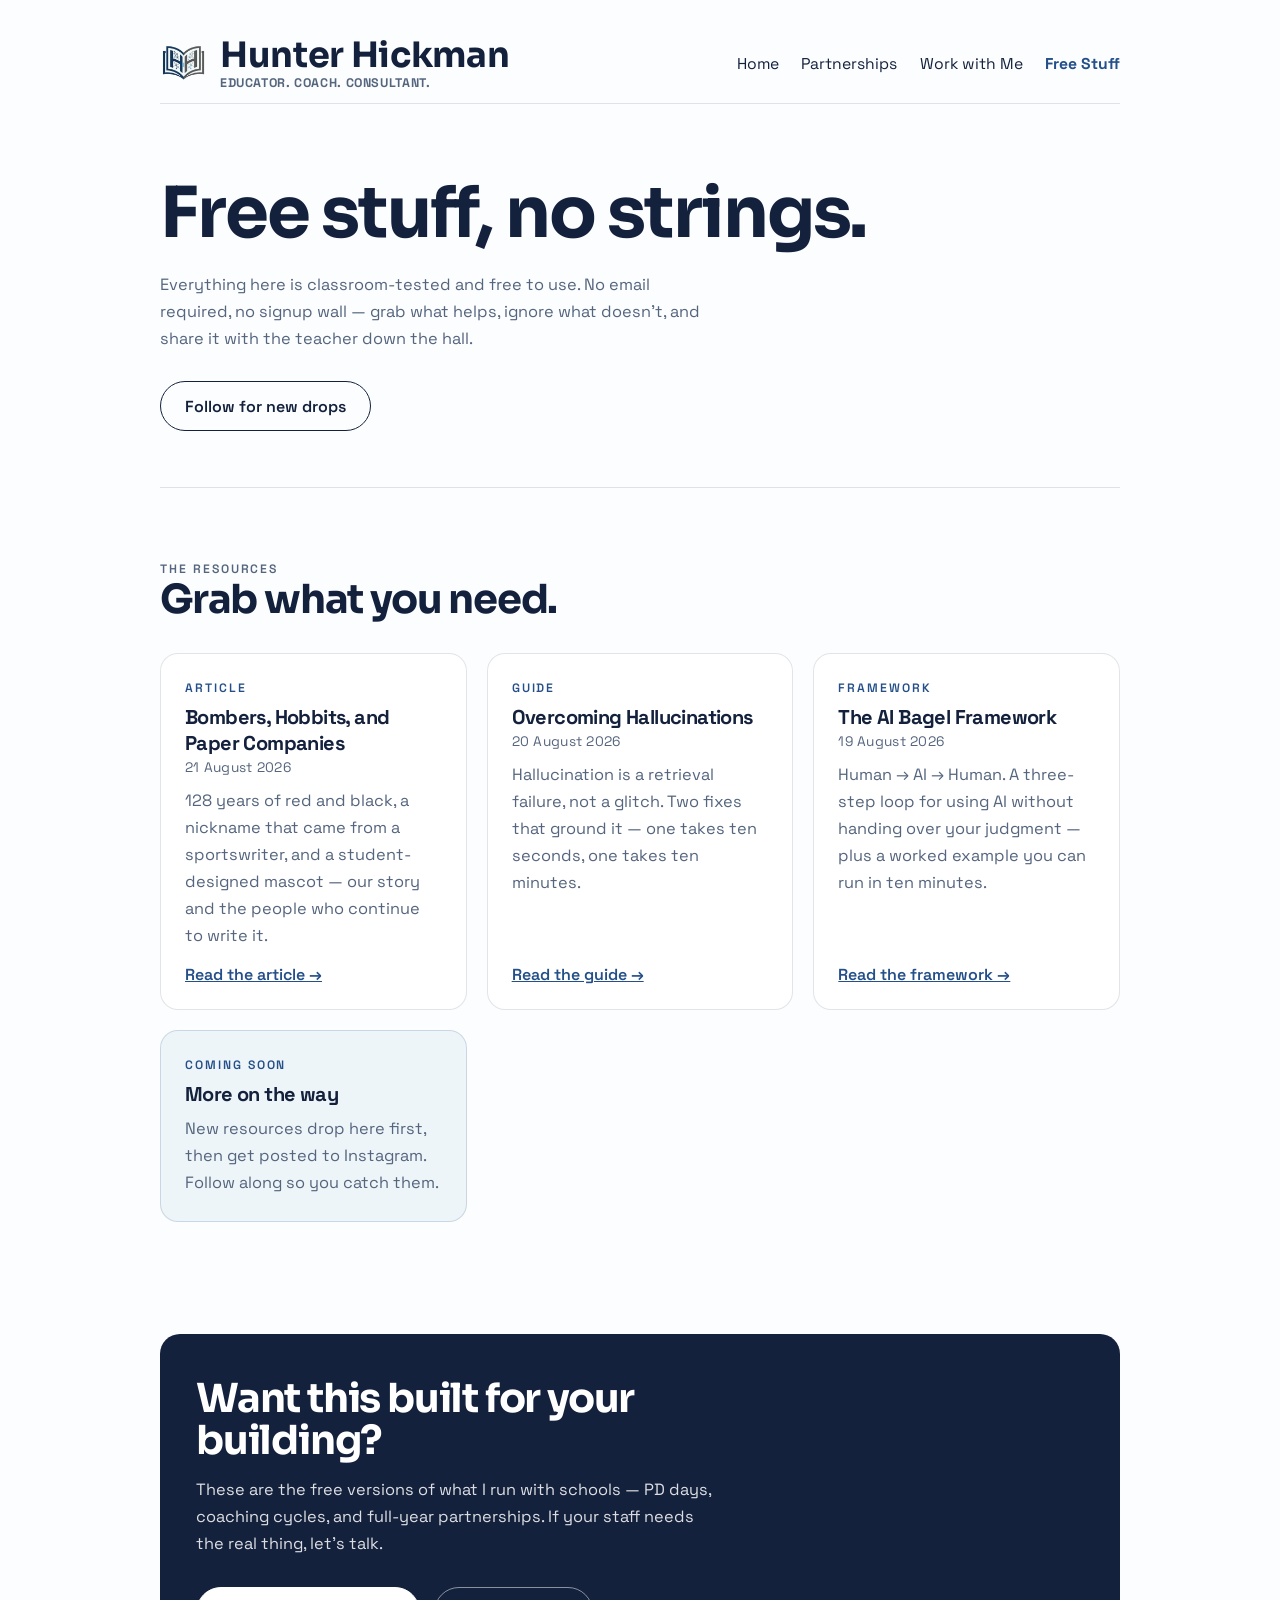
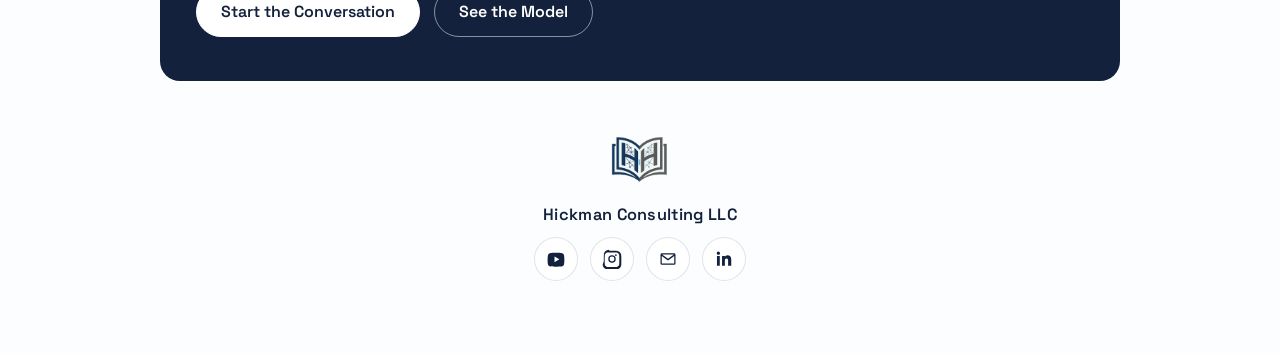
<file: free-stuff.html>
<!DOCTYPE html>
<html lang="en">
  <head>
    <meta charset="UTF-8" />
    <meta name="viewport" content="width=device-width, initial-scale=1.0" />
    <title>Free Stuff | Hickman Consulting LLC</title>
    <meta
      name="description"
      content="Free AI resources for educators — classroom-tested prompts, templates, and guides you can use tomorrow. No signup required."
    />
    <link rel="preconnect" href="https://fonts.googleapis.com" />
    <link rel="preconnect" href="https://fonts.gstatic.com" crossorigin />
    <link
      href="https://fonts.googleapis.com/css2?family=Space+Grotesk:wght@400;500;700&family=Sora:wght@400;600;700;800&display=swap"
      rel="stylesheet"
    />
    <link rel="stylesheet" href="styles.css?v=16" />
  </head>
  <body>
    <div class="page-shell">
      <header class="site-header">
        <a class="brand" href="index.html" aria-label="Hunter Hickman home">
          <span class="brand-mark">
            <img src="assets/ai-classroom-logo.png" alt="AI Classroom logo" />
          </span>
          <span class="brand-copy">
            <strong>Hunter Hickman</strong>
            <span>Educator. Coach. Consultant.</span>
          </span>
        </a>
        <nav class="site-nav">
          <a href="index.html">Home</a>
          <a href="pilot-partnerships.html">Partnerships</a>
          <a href="inquiry.html">Work with Me</a>
          <a class="current" href="free-stuff.html">Free Stuff</a>
        </nav>
      </header>

      <main>
        <section class="page-hero">
          <h1>Free stuff, no strings.</h1>
          <p class="hero-text">
            Everything here is classroom-tested and free to use. No email required, no signup
            wall — grab what helps, ignore what doesn't, and share it with the teacher down the
            hall.
          </p>
          <div class="hero-actions">
            <a
              class="button button-secondary"
              href="https://www.instagram.com/mrhickman_/"
              target="_blank"
              rel="noreferrer"
              >Follow for new drops</a
            >
          </div>
        </section>

        <section class="section" id="resources">
          <div class="section-heading">
            <p class="eyebrow">The Resources</p>
            <h2>Grab what you need.</h2>
          </div>

          <!--
            TO ADD A RESOURCE: copy one .resource-card block below and fill in the five parts.
              1. card-kicker  - the format (Prompt Pack, Template, Slides, Guide, Video)
              2. h3           - the resource name
              3. p.resource-date - the publish date, both in the text and the datetime attribute
              4. p.muted      - one line on who it's for and what it does
              5. the <a>      - href to the file (put PDFs in assets/) or to an external link
            For a link that leaves the site (Google Doc, Drive, YouTube), keep
            target="_blank" rel="noreferrer". For a file in this repo, delete both.
            For something not ready yet, use the .resource-card.is-soon variant at the bottom.
          -->

          <div class="resource-grid">
            <article class="resource-card">
              <p class="card-kicker">Article</p>
              <h3>Bombers, Hobbits, and Paper Companies</h3>
              <p class="resource-date"><time datetime="2026-08-21">21 August 2026</time></p>
              <p class="muted">
                128 years of red and black, a nickname that came from a sportswriter, and a
                student-designed mascot — our story and the people who continue to write it.
              </p>
              <a class="card-cta" href="bombers-hobbits-paper-companies.html"
                >Read the article &rarr;</a
              >
            </article>

            <article class="resource-card">
              <p class="card-kicker">Guide</p>
              <h3>Overcoming Hallucinations</h3>
              <p class="resource-date"><time datetime="2026-08-20">20 August 2026</time></p>
              <p class="muted">
                Hallucination is a retrieval failure, not a glitch. Two fixes that ground it — one
                takes ten seconds, one takes ten minutes.
              </p>
              <a class="card-cta" href="overcoming-hallucinations.html">Read the guide &rarr;</a>
            </article>

            <article class="resource-card">
              <p class="card-kicker">Framework</p>
              <h3>The AI Bagel Framework</h3>
              <p class="resource-date"><time datetime="2026-08-19">19 August 2026</time></p>
              <p class="muted">
                Human &rarr; AI &rarr; Human. A three-step loop for using AI without handing over
                your judgment — plus a worked example you can run in ten minutes.
              </p>
              <a class="card-cta" href="ai-bagel-framework.html">Read the framework &rarr;</a>
            </article>

            <article class="resource-card is-soon">
              <p class="card-kicker">Coming soon</p>
              <h3>More on the way</h3>
              <p class="muted">
                New resources drop here first, then get posted to Instagram. Follow along so you
                catch them.
              </p>
            </article>
          </div>
        </section>

        <div class="cta-band">
          <h2>Want this built for your building?</h2>
          <p>
            These are the free versions of what I run with schools — PD days, coaching cycles, and
            full-year partnerships. If your staff needs the real thing, let's talk.
          </p>
          <div class="hero-actions">
            <a class="button button-primary" href="inquiry.html">Start the Conversation</a>
            <a class="button button-secondary" href="pilot-partnerships.html">See the Model</a>
          </div>
        </div>
      </main>

      <footer class="site-footer">
        <img class="footer-logo" src="assets/ai-classroom-logo.png" alt="AI Classroom logo" />
        <p>Hickman Consulting LLC</p>
        <div class="social-links">
          <a
            class="social-link"
            href="https://www.youtube.com/@hickmanconsultingai"
            target="_blank"
            rel="noreferrer"
            aria-label="Visit Hickman Consulting AI on YouTube"
          >
            <svg viewBox="0 0 24 24" aria-hidden="true">
              <path
                d="M21.58 7.19a2.99 2.99 0 0 0-2.1-2.11C17.62 4.58 12 4.58 12 4.58s-5.62 0-7.48.5a2.99 2.99 0 0 0-2.1 2.11c-.5 1.86-.5 5.73-.5 5.73s0 3.87.5 5.73a2.99 2.99 0 0 0 2.1 2.11c1.86.5 7.48.5 7.48.5s5.62 0 7.48-.5a2.99 2.99 0 0 0 2.1-2.11c.5-1.86.5-5.73.5-5.73s0-3.87-.5-5.73ZM10.2 15.78V9.06l5.82 3.36-5.82 3.36Z"
              />
            </svg>
          </a>
          <a
            class="social-link"
            href="https://www.instagram.com/mrhickman_/"
            target="_blank"
            rel="noreferrer"
            aria-label="Visit Hunter Hickman on Instagram"
          >
            <svg viewBox="0 0 24 24" aria-hidden="true">
              <path
                d="M12 2.16c3.2 0 3.58.01 4.85.07 1.17.05 1.96.24 2.65.51.72.28 1.32.66 1.9 1.24.58.58.96 1.18 1.24 1.9.27.69.46 1.48.51 2.65.06 1.27.07 1.65.07 4.85s-.01 3.58-.07 4.85c-.05 1.17-.24 1.96-.51 2.65a5.1 5.1 0 0 1-1.24 1.9c-.58.58-1.18.96-1.9 1.24-.69.27-1.48.46-2.65.51-1.27.06-1.65.07-4.85.07s-3.58-.01-4.85-.07c-1.17-.05-1.96-.24-2.65-.51a5.1 5.1 0 0 1-1.9-1.24 5.1 5.1 0 0 1-1.24-1.9c-.27-.69-.46-1.48-.51-2.65C2.17 15.58 2.16 15.2 2.16 12s.01-3.58.07-4.85c.05-1.17.24-1.96.51-2.65.28-.72.66-1.32 1.24-1.9a5.1 5.1 0 0 1 1.9-1.24c.69-.27 1.48-.46 2.65-.51C8.42 2.17 8.8 2.16 12 2.16Zm0 1.98c-3.15 0-3.5.01-4.73.07-.94.04-1.45.2-1.79.33-.45.17-.77.38-1.11.72-.34.34-.55.66-.72 1.11-.13.34-.29.85-.33 1.79-.06 1.23-.07 1.58-.07 4.73s.01 3.5.07 4.73c.04.94.2 1.45.33 1.79.17.45.38.77.72 1.11.34.34.66.55 1.11.72.34.13.85.29 1.79.33 1.23.06 1.58.07 4.73.07s3.5-.01 4.73-.07c.94-.04 1.45-.2 1.79-.33.45-.17.77-.38 1.11-.72.34-.34.55-.66.72-1.11.13-.34.29-.85.33-1.79.06-1.23.07-1.58.07-4.73s-.01-3.5-.07-4.73c-.04-.94-.2-1.45-.33-1.79a2.98 2.98 0 0 0-.72-1.11 2.98 2.98 0 0 0-1.11-.72c-.34-.13-.85-.29-1.79-.33-1.23-.06-1.58-.07-4.73-.07Zm0 3.37a4.49 4.49 0 1 1 0 8.98 4.49 4.49 0 0 1 0-8.98Zm0 7.4a2.91 2.91 0 1 0 0-5.82 2.91 2.91 0 0 0 0 5.82Zm5.72-7.6a1.05 1.05 0 1 1-2.1 0 1.05 1.05 0 0 1 2.1 0Z"
              />
            </svg>
          </a>
          <a
            class="social-link"
            href="mailto:hunter.hickman@hickmanconsultingai.com?cc=hunter@hickmanconsultingai.com"
            aria-label="Email Hunter Hickman"
          >
            <svg viewBox="0 0 24 24" aria-hidden="true">
              <path
                d="M3 6.75A1.75 1.75 0 0 1 4.75 5h14.5A1.75 1.75 0 0 1 21 6.75v10.5A1.75 1.75 0 0 1 19.25 19H4.75A1.75 1.75 0 0 1 3 17.25V6.75Zm1.9-.25 7.1 5.22 7.1-5.22H4.9Zm14.6 11V8.39l-6.98 5.13a.9.9 0 0 1-1.04 0L4.5 8.39v9.11h15Z"
              />
            </svg>
          </a>
          <a
            class="social-link"
            href="https://www.linkedin.com/in/hunter-hickman-m-s-2b501383/"
            target="_blank"
            rel="noreferrer"
            aria-label="Visit Hunter Hickman on LinkedIn"
          >
            <svg viewBox="0 0 24 24" aria-hidden="true">
              <path
                d="M6.94 8.5H3.56V20h3.38V8.5ZM5.25 3A1.96 1.96 0 0 0 3.3 4.97c0 1.08.86 1.97 1.93 1.97h.02c1.1 0 1.97-.89 1.97-1.97A1.96 1.96 0 0 0 5.27 3h-.02ZM20.7 12.4c0-3.45-1.84-5.05-4.29-5.05-1.98 0-2.86 1.09-3.36 1.86V8.5H9.67c.04.47 0 11.5 0 11.5h3.38v-6.42c0-.34.03-.68.12-.93.27-.68.88-1.38 1.9-1.38 1.34 0 1.87 1.03 1.87 2.54V20H20.7v-7.6Z"
              />
            </svg>
          </a>
        </div>
      </footer>
    </div>
    <script src="script.js"></script>
  </body>
</html>
</file>
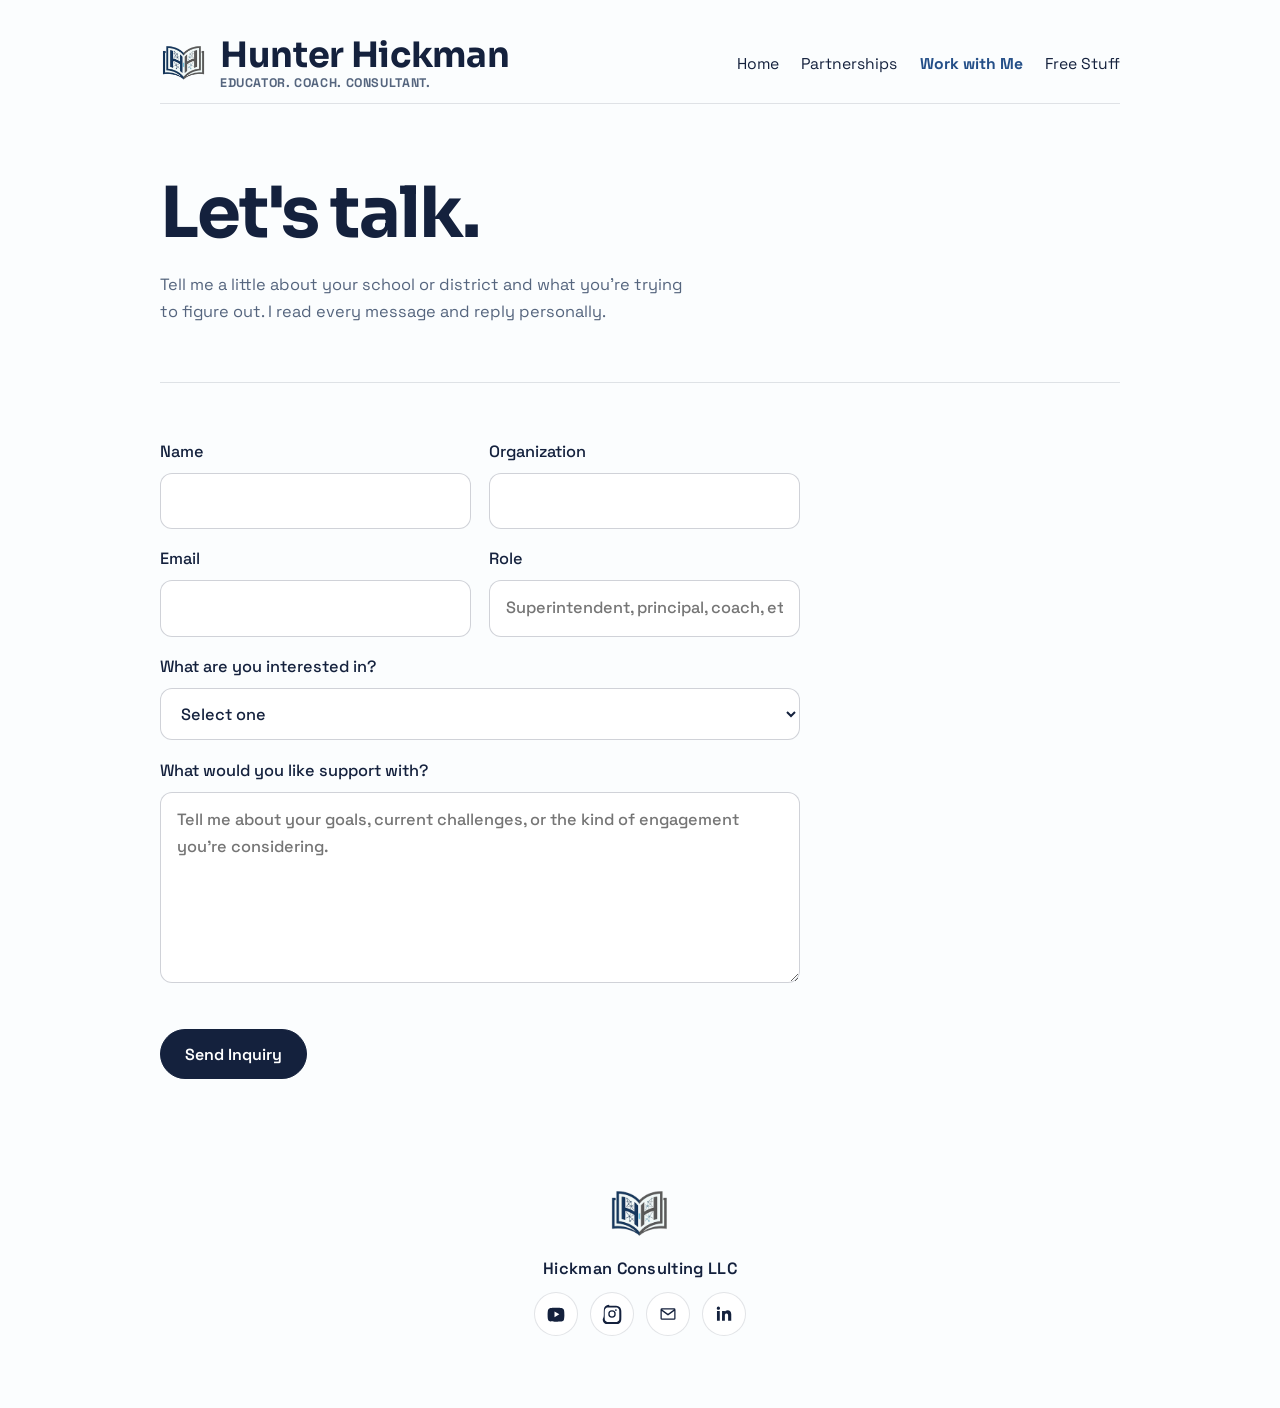
<file: inquiry.html>
<!DOCTYPE html>
<html lang="en">
  <head>
    <meta charset="UTF-8" />
    <meta name="viewport" content="width=device-width, initial-scale=1.0" />
    <title>Work with Me | Hickman Consulting LLC</title>
    <meta
      name="description"
      content="Start a conversation with Hickman Consulting LLC about speaking, PD, coaching, consulting, or a district partnership."
    />
    <link rel="preconnect" href="https://fonts.googleapis.com" />
    <link rel="preconnect" href="https://fonts.gstatic.com" crossorigin />
    <link
      href="https://fonts.googleapis.com/css2?family=Space+Grotesk:wght@400;500;700&family=Sora:wght@400;600;700;800&display=swap"
      rel="stylesheet"
    />
    <link rel="stylesheet" href="styles.css?v=16" />
  </head>
  <body>
    <div class="page-shell">
      <header class="site-header">
        <a class="brand" href="index.html" aria-label="Hunter Hickman home">
          <span class="brand-mark">
            <img src="assets/ai-classroom-logo.png" alt="AI Classroom logo" />
          </span>
          <span class="brand-copy">
            <strong>Hunter Hickman</strong>
            <span>Educator. Coach. Consultant.</span>
          </span>
        </a>
        <nav class="site-nav">
          <a href="index.html">Home</a>
          <a href="pilot-partnerships.html">Partnerships</a>
          <a class="current" href="inquiry.html">Work with Me</a>
          <a href="free-stuff.html">Free Stuff</a>
        </nav>
      </header>

      <main>
        <section class="page-hero">
          <h1>Let's talk.</h1>
          <p class="hero-text">
            Tell me a little about your school or district and what you're trying to figure out.
            I read every message and reply personally.
          </p>
        </section>

        <section class="section">
          <form id="inquiry-form" class="inquiry-form" method="POST">
            <div class="field-row">
              <label>
                Name
                <input type="text" name="name" autocomplete="name" required />
              </label>
              <label>
                Organization
                <input type="text" name="organization" autocomplete="organization" required />
              </label>
            </div>

            <div class="field-row">
              <label>
                Email
                <input type="email" name="email" autocomplete="email" required />
              </label>
              <label>
                Role
                <input type="text" name="role" placeholder="Superintendent, principal, coach, etc." />
              </label>
            </div>

            <label>
              What are you interested in?
              <select name="interest" required>
                <option value="">Select one</option>
                <option>Speaking / PD Day</option>
                <option>Coaching</option>
                <option>Consulting</option>
                <option>Pilot Partnership</option>
                <option>Founding Partnership</option>
                <option>Not sure yet</option>
              </select>
            </label>

            <label>
              What would you like support with?
              <textarea
                name="message"
                rows="6"
                placeholder="Tell me about your goals, current challenges, or the kind of engagement you're considering."
                required
              ></textarea>
            </label>

            <div class="form-actions">
              <button class="button button-primary" type="submit">Send Inquiry</button>
              <p class="form-note" id="form-status" aria-live="polite"></p>
            </div>
          </form>
        </section>
      </main>

      <footer class="site-footer">
        <img class="footer-logo" src="assets/ai-classroom-logo.png" alt="AI Classroom logo" />
        <p>Hickman Consulting LLC</p>
        <div class="social-links">
          <a
            class="social-link"
            href="https://www.youtube.com/@hickmanconsultingai"
            target="_blank"
            rel="noreferrer"
            aria-label="Visit Hickman Consulting AI on YouTube"
          >
            <svg viewBox="0 0 24 24" aria-hidden="true">
              <path
                d="M21.58 7.19a2.99 2.99 0 0 0-2.1-2.11C17.62 4.58 12 4.58 12 4.58s-5.62 0-7.48.5a2.99 2.99 0 0 0-2.1 2.11c-.5 1.86-.5 5.73-.5 5.73s0 3.87.5 5.73a2.99 2.99 0 0 0 2.1 2.11c1.86.5 7.48.5 7.48.5s5.62 0 7.48-.5a2.99 2.99 0 0 0 2.1-2.11c.5-1.86.5-5.73.5-5.73s0-3.87-.5-5.73ZM10.2 15.78V9.06l5.82 3.36-5.82 3.36Z"
              />
            </svg>
          </a>
          <a
            class="social-link"
            href="https://www.instagram.com/mrhickman_/"
            target="_blank"
            rel="noreferrer"
            aria-label="Visit Hunter Hickman on Instagram"
          >
            <svg viewBox="0 0 24 24" aria-hidden="true">
              <path
                d="M12 2.16c3.2 0 3.58.01 4.85.07 1.17.05 1.96.24 2.65.51.72.28 1.32.66 1.9 1.24.58.58.96 1.18 1.24 1.9.27.69.46 1.48.51 2.65.06 1.27.07 1.65.07 4.85s-.01 3.58-.07 4.85c-.05 1.17-.24 1.96-.51 2.65a5.1 5.1 0 0 1-1.24 1.9c-.58.58-1.18.96-1.9 1.24-.69.27-1.48.46-2.65.51-1.27.06-1.65.07-4.85.07s-3.58-.01-4.85-.07c-1.17-.05-1.96-.24-2.65-.51a5.1 5.1 0 0 1-1.9-1.24 5.1 5.1 0 0 1-1.24-1.9c-.27-.69-.46-1.48-.51-2.65C2.17 15.58 2.16 15.2 2.16 12s.01-3.58.07-4.85c.05-1.17.24-1.96.51-2.65.28-.72.66-1.32 1.24-1.9a5.1 5.1 0 0 1 1.9-1.24c.69-.27 1.48-.46 2.65-.51C8.42 2.17 8.8 2.16 12 2.16Zm0 1.98c-3.15 0-3.5.01-4.73.07-.94.04-1.45.2-1.79.33-.45.17-.77.38-1.11.72-.34.34-.55.66-.72 1.11-.13.34-.29.85-.33 1.79-.06 1.23-.07 1.58-.07 4.73s.01 3.5.07 4.73c.04.94.2 1.45.33 1.79.17.45.38.77.72 1.11.34.34.66.55 1.11.72.34.13.85.29 1.79.33 1.23.06 1.58.07 4.73.07s3.5-.01 4.73-.07c.94-.04 1.45-.2 1.79-.33.45-.17.77-.38 1.11-.72.34-.34.55-.66.72-1.11.13-.34.29-.85.33-1.79.06-1.23.07-1.58.07-4.73s-.01-3.5-.07-4.73c-.04-.94-.2-1.45-.33-1.79a2.98 2.98 0 0 0-.72-1.11 2.98 2.98 0 0 0-1.11-.72c-.34-.13-.85-.29-1.79-.33-1.23-.06-1.58-.07-4.73-.07Zm0 3.37a4.49 4.49 0 1 1 0 8.98 4.49 4.49 0 0 1 0-8.98Zm0 7.4a2.91 2.91 0 1 0 0-5.82 2.91 2.91 0 0 0 0 5.82Zm5.72-7.6a1.05 1.05 0 1 1-2.1 0 1.05 1.05 0 0 1 2.1 0Z"
              />
            </svg>
          </a>
          <a
            class="social-link"
            href="mailto:hunter.hickman@hickmanconsultingai.com?cc=hunter@hickmanconsultingai.com"
            aria-label="Email Hunter Hickman"
          >
            <svg viewBox="0 0 24 24" aria-hidden="true">
              <path
                d="M3 6.75A1.75 1.75 0 0 1 4.75 5h14.5A1.75 1.75 0 0 1 21 6.75v10.5A1.75 1.75 0 0 1 19.25 19H4.75A1.75 1.75 0 0 1 3 17.25V6.75Zm1.9-.25 7.1 5.22 7.1-5.22H4.9Zm14.6 11V8.39l-6.98 5.13a.9.9 0 0 1-1.04 0L4.5 8.39v9.11h15Z"
              />
            </svg>
          </a>
          <a
            class="social-link"
            href="https://www.linkedin.com/in/hunter-hickman-m-s-2b501383/"
            target="_blank"
            rel="noreferrer"
            aria-label="Visit Hunter Hickman on LinkedIn"
          >
            <svg viewBox="0 0 24 24" aria-hidden="true">
              <path
                d="M6.94 8.5H3.56V20h3.38V8.5ZM5.25 3A1.96 1.96 0 0 0 3.3 4.97c0 1.08.86 1.97 1.93 1.97h.02c1.1 0 1.97-.89 1.97-1.97A1.96 1.96 0 0 0 5.27 3h-.02ZM20.7 12.4c0-3.45-1.84-5.05-4.29-5.05-1.98 0-2.86 1.09-3.36 1.86V8.5H9.67c.04.47 0 11.5 0 11.5h3.38v-6.42c0-.34.03-.68.12-.93.27-.68.88-1.38 1.9-1.38 1.34 0 1.87 1.03 1.87 2.54V20H20.7v-7.6Z"
              />
            </svg>
          </a>
        </div>
      </footer>
    </div>
    <script src="script.js"></script>
  </body>
</html>
</file>
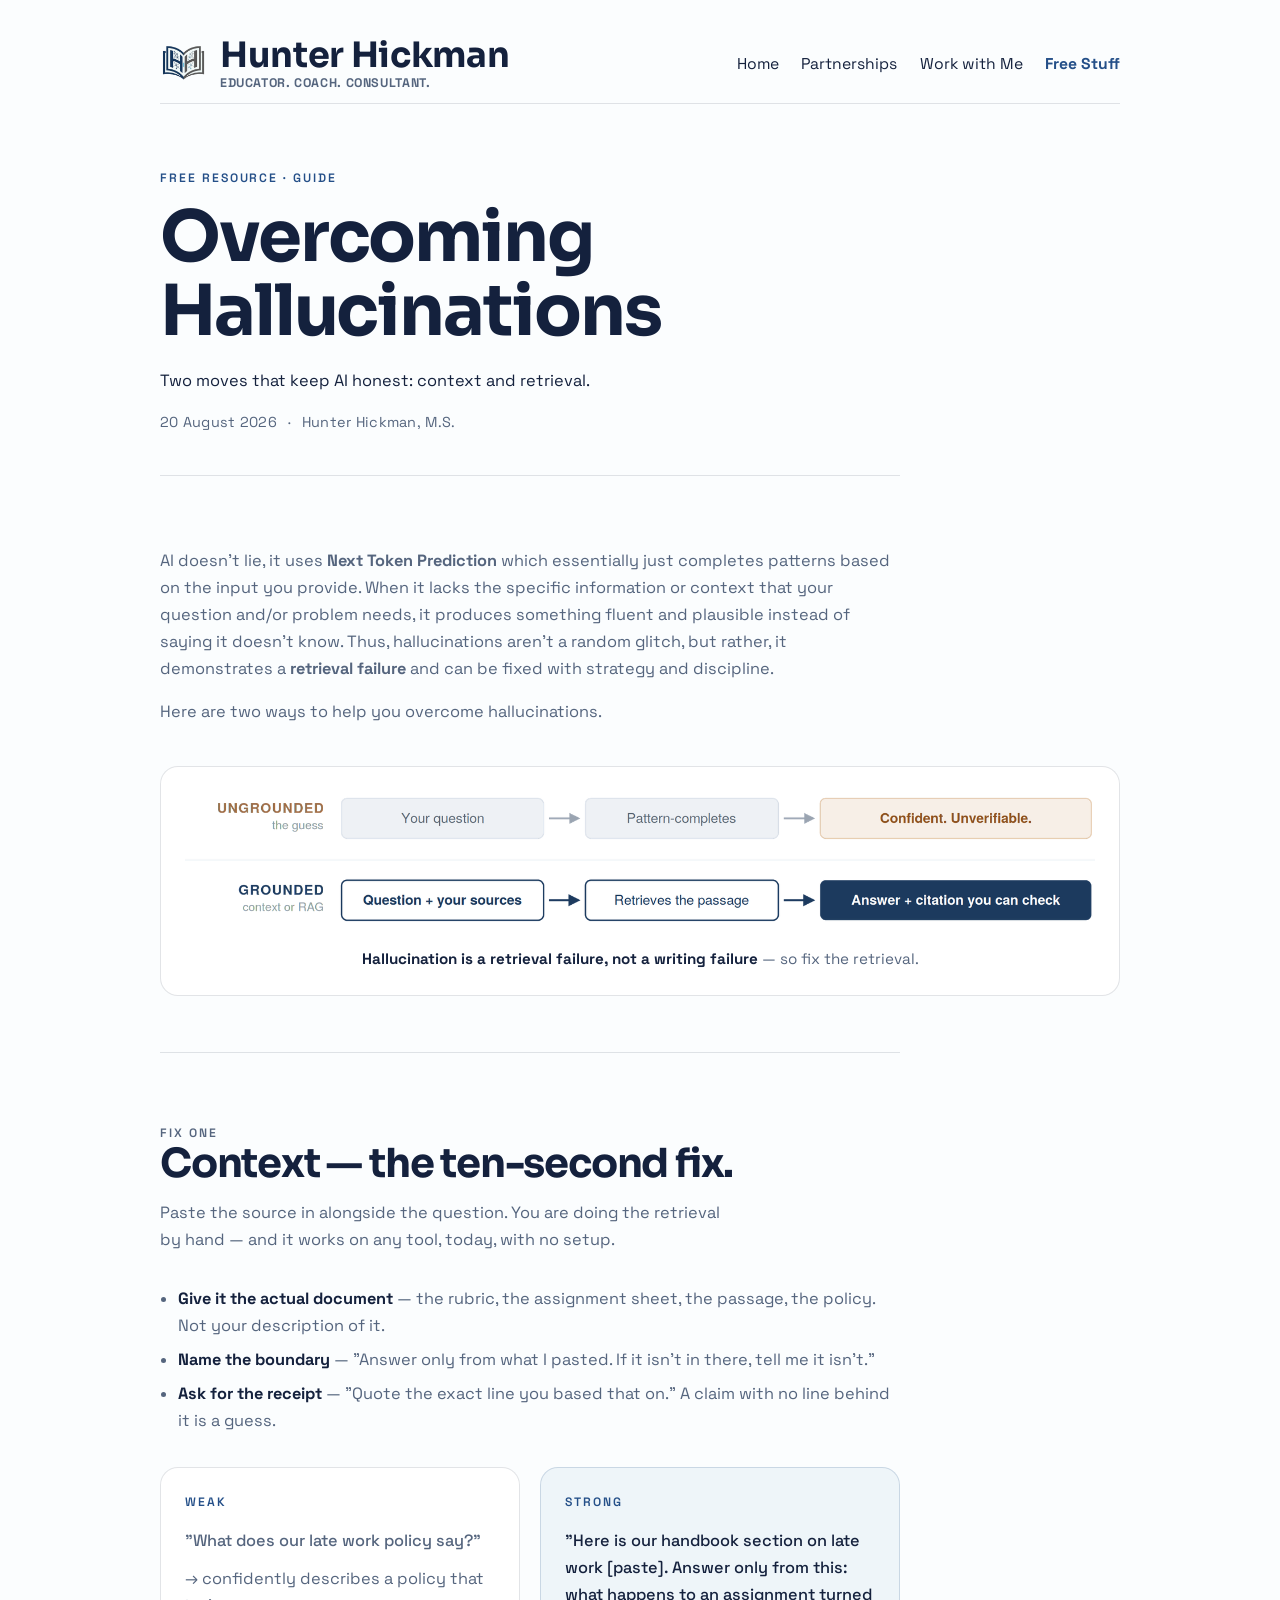
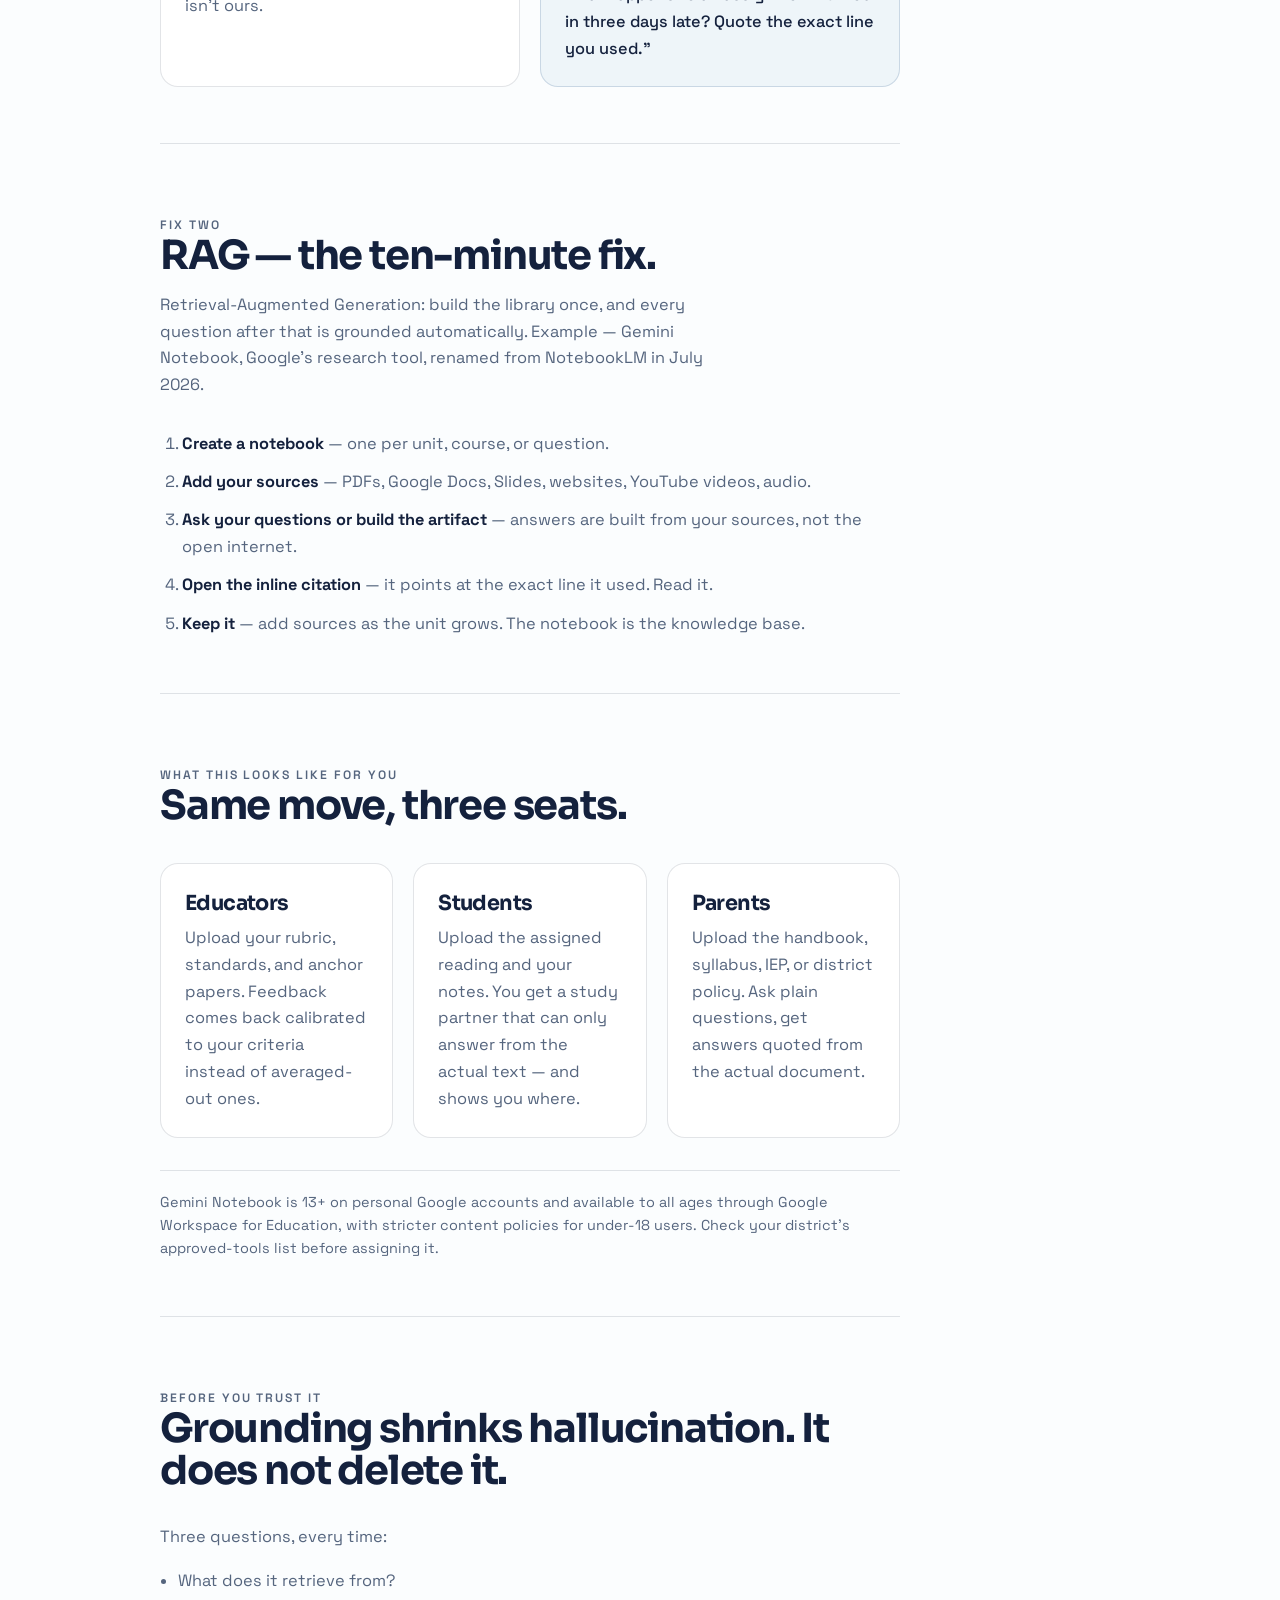
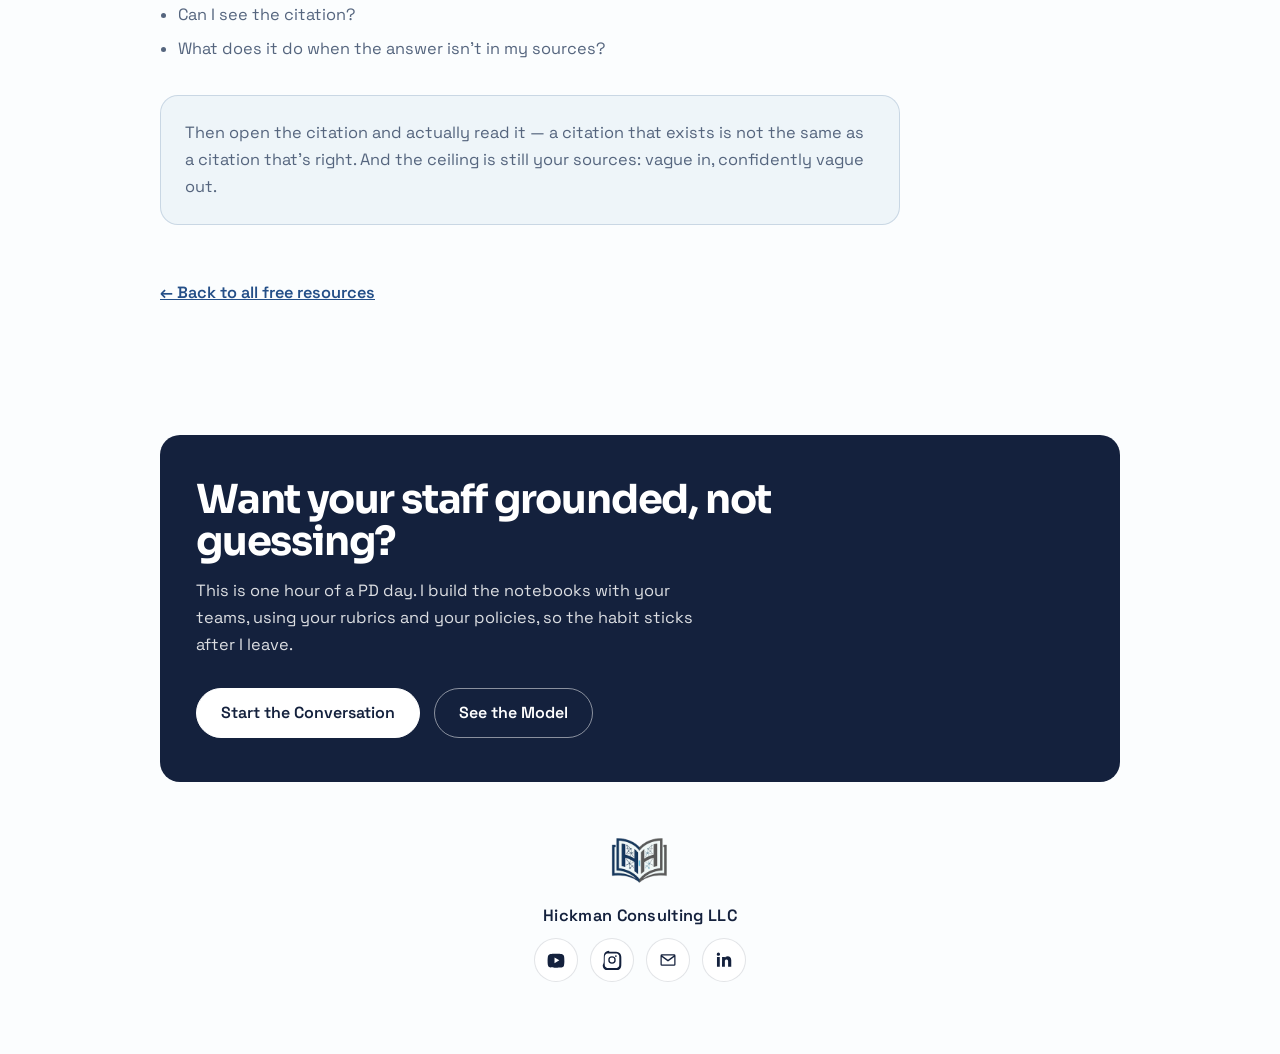
<file: overcoming-hallucinations.html>
<!DOCTYPE html>
<html lang="en">
  <head>
    <meta charset="UTF-8" />
    <meta name="viewport" content="width=device-width, initial-scale=1.0" />
    <title>Overcoming Hallucinations | Hickman Consulting LLC</title>
    <meta
      name="description"
      content="AI hallucination is a retrieval failure, not a random glitch. Two fixes that ground it — one takes ten seconds, one takes ten minutes."
    />
    <link rel="preconnect" href="https://fonts.googleapis.com" />
    <link rel="preconnect" href="https://fonts.gstatic.com" crossorigin />
    <link
      href="https://fonts.googleapis.com/css2?family=Space+Grotesk:wght@400;500;700&family=Sora:wght@400;600;700;800&display=swap"
      rel="stylesheet"
    />
    <link rel="stylesheet" href="styles.css?v=16" />
  </head>
  <body>
    <div class="page-shell">
      <header class="site-header">
        <a class="brand" href="index.html" aria-label="Hunter Hickman home">
          <span class="brand-mark">
            <img src="assets/ai-classroom-logo.png" alt="AI Classroom logo" />
          </span>
          <span class="brand-copy">
            <strong>Hunter Hickman</strong>
            <span>Educator. Coach. Consultant.</span>
          </span>
        </a>
        <nav class="site-nav">
          <a href="index.html">Home</a>
          <a href="pilot-partnerships.html">Partnerships</a>
          <a href="inquiry.html">Work with Me</a>
          <a class="current" href="free-stuff.html">Free Stuff</a>
        </nav>
      </header>

      <main>
        <article class="article">
          <header class="article-head">
            <p class="eyebrow">Free Resource &middot; Guide</p>
            <h1>Overcoming Hallucinations</h1>
            <p class="lede">
              Two moves that keep AI honest: context and retrieval.
            </p>
            <p class="article-meta">
              <time datetime="2026-08-20">20 August 2026</time>
              <span aria-hidden="true">&middot;</span>
              Hunter Hickman, M.S.
            </p>
          </header>

          <section class="section">
            <p class="muted">
              AI doesn't lie, it uses <strong>Next Token Prediction</strong> which essentially just
              completes patterns based on the input you provide. When it lacks the specific
              information or context that your question and/or problem needs, it produces something
              fluent and plausible instead of saying it doesn't know. Thus, hallucinations aren't a
              random glitch, but rather, it demonstrates a <strong>retrieval failure</strong> and
              can be fixed with strategy and discipline.
            </p>
            <p class="muted">
              Here are two ways to help you overcome hallucinations.
            </p>

            <figure class="article-figure article-figure-wide">
              <div class="figure-scroll">
                <img
                  src="assets/grounding-vs-guessing.png"
                  alt="Two paths compared. Ungrounded, the guess: your question leads to pattern-completes, which leads to a confident, unverifiable answer. Grounded, using context or RAG: your question plus your sources leads to retrieving the passage, which leads to an answer with a citation you can check."
                  width="1600"
                  height="239"
                  decoding="async"
                />
              </div>
              <figcaption>
                <strong>Hallucination is a retrieval failure, not a writing failure</strong> — so
                fix the retrieval.
              </figcaption>
              <p class="figure-hint">Scroll the diagram sideways to see both paths.</p>
            </figure>
          </section>

          <section class="section">
            <div class="section-heading">
              <p class="eyebrow">Fix one</p>
              <h2>Context — the ten-second fix.</h2>
              <p>
                Paste the source in alongside the question. You are doing the retrieval by hand —
                and it works on any tool, today, with no setup.
              </p>
            </div>

            <ul class="feature-list">
              <li>
                <strong>Give it the actual document</strong> — the rubric, the assignment sheet,
                the passage, the policy. Not your description of it.
              </li>
              <li>
                <strong>Name the boundary</strong> — "Answer only from what I pasted. If it isn't
                in there, tell me it isn't."
              </li>
              <li>
                <strong>Ask for the receipt</strong> — "Quote the exact line you based that on." A
                claim with no line behind it is a guess.
              </li>
            </ul>

            <div class="example-pair">
              <div class="example example-weak">
                <p class="card-kicker">Weak</p>
                <p class="example-prompt">
                  "What does our late work policy say?"
                </p>
                <p class="muted">&rarr; confidently describes a policy that isn't ours.</p>
              </div>
              <div class="example example-strong">
                <p class="card-kicker">Strong</p>
                <p class="example-prompt">
                  "Here is our handbook section on late work [paste]. Answer only from this: what
                  happens to an assignment turned in three days late? Quote the exact line you
                  used."
                </p>
              </div>
            </div>
          </section>

          <section class="section">
            <div class="section-heading">
              <p class="eyebrow">Fix two</p>
              <h2>RAG — the ten-minute fix.</h2>
              <p>
                Retrieval-Augmented Generation: build the library once, and every question after
                that is grounded automatically. Example — Gemini Notebook, Google's research tool,
                renamed from NotebookLM in July 2026.
              </p>
            </div>

            <ol class="numbered-list">
              <li>
                <strong>Create a notebook</strong> — one per unit, course, or question.
              </li>
              <li>
                <strong>Add your sources</strong> — PDFs, Google Docs, Slides, websites, YouTube
                videos, audio.
              </li>
              <li>
                <strong>Ask your questions or build the artifact</strong> — answers are built from
                your sources, not the open internet.
              </li>
              <li>
                <strong>Open the inline citation</strong> — it points at the exact line it used.
                Read it.
              </li>
              <li>
                <strong>Keep it</strong> — add sources as the unit grows. The notebook is the
                knowledge base.
              </li>
            </ol>
          </section>

          <section class="section">
            <div class="section-heading">
              <p class="eyebrow">What this looks like for you</p>
              <h2>Same move, three seats.</h2>
            </div>

            <div class="step-grid">
              <article class="step-card">
                <h2>Educators</h2>
                <p class="muted">
                  Upload your rubric, standards, and anchor papers. Feedback comes back calibrated
                  to your criteria instead of averaged-out ones.
                </p>
              </article>
              <article class="step-card">
                <h2>Students</h2>
                <p class="muted">
                  Upload the assigned reading and your notes. You get a study partner that can only
                  answer from the actual text — and shows you where.
                </p>
              </article>
              <article class="step-card">
                <h2>Parents</h2>
                <p class="muted">
                  Upload the handbook, syllabus, IEP, or district policy. Ask plain questions, get
                  answers quoted from the actual document.
                </p>
              </article>
            </div>

            <p class="fine-print">
              Gemini Notebook is 13+ on personal Google accounts and available to all ages through
              Google Workspace for Education, with stricter content policies for under-18 users.
              Check your district's approved-tools list before assigning it.
            </p>
          </section>

          <section class="section">
            <div class="section-heading">
              <p class="eyebrow">Before you trust it</p>
              <h2>Grounding shrinks hallucination. It does not delete it.</h2>
            </div>

            <p class="muted">Three questions, every time:</p>
            <ul class="feature-list">
              <li>What does it retrieve from?</li>
              <li>Can I see the citation?</li>
              <li>What does it do when the answer isn't in my sources?</li>
            </ul>

            <div class="callout">
              <p>
                Then open the citation and actually read it — a citation that exists is not the same
                as a citation that's right. And the ceiling is still your sources: vague in,
                confidently vague out.
              </p>
            </div>

            <p class="article-back">
              <a class="card-cta" href="free-stuff.html">&larr; Back to all free resources</a>
            </p>
          </section>
        </article>

        <div class="cta-band">
          <h2>Want your staff grounded, not guessing?</h2>
          <p>
            This is one hour of a PD day. I build the notebooks with your teams, using your rubrics
            and your policies, so the habit sticks after I leave.
          </p>
          <div class="hero-actions">
            <a class="button button-primary" href="inquiry.html">Start the Conversation</a>
            <a class="button button-secondary" href="pilot-partnerships.html">See the Model</a>
          </div>
        </div>
      </main>

      <footer class="site-footer">
        <img class="footer-logo" src="assets/ai-classroom-logo.png" alt="AI Classroom logo" />
        <p>Hickman Consulting LLC</p>
        <div class="social-links">
          <a
            class="social-link"
            href="https://www.youtube.com/@hickmanconsultingai"
            target="_blank"
            rel="noreferrer"
            aria-label="Visit Hickman Consulting AI on YouTube"
          >
            <svg viewBox="0 0 24 24" aria-hidden="true">
              <path
                d="M21.58 7.19a2.99 2.99 0 0 0-2.1-2.11C17.62 4.58 12 4.58 12 4.58s-5.62 0-7.48.5a2.99 2.99 0 0 0-2.1 2.11c-.5 1.86-.5 5.73-.5 5.73s0 3.87.5 5.73a2.99 2.99 0 0 0 2.1 2.11c1.86.5 7.48.5 7.48.5s5.62 0 7.48-.5a2.99 2.99 0 0 0 2.1-2.11c.5-1.86.5-5.73.5-5.73s0-3.87-.5-5.73ZM10.2 15.78V9.06l5.82 3.36-5.82 3.36Z"
              />
            </svg>
          </a>
          <a
            class="social-link"
            href="https://www.instagram.com/mrhickman_/"
            target="_blank"
            rel="noreferrer"
            aria-label="Visit Hunter Hickman on Instagram"
          >
            <svg viewBox="0 0 24 24" aria-hidden="true">
              <path
                d="M12 2.16c3.2 0 3.58.01 4.85.07 1.17.05 1.96.24 2.65.51.72.28 1.32.66 1.9 1.24.58.58.96 1.18 1.24 1.9.27.69.46 1.48.51 2.65.06 1.27.07 1.65.07 4.85s-.01 3.58-.07 4.85c-.05 1.17-.24 1.96-.51 2.65a5.1 5.1 0 0 1-1.24 1.9c-.58.58-1.18.96-1.9 1.24-.69.27-1.48.46-2.65.51-1.27.06-1.65.07-4.85.07s-3.58-.01-4.85-.07c-1.17-.05-1.96-.24-2.65-.51a5.1 5.1 0 0 1-1.9-1.24 5.1 5.1 0 0 1-1.24-1.9c-.27-.69-.46-1.48-.51-2.65C2.17 15.58 2.16 15.2 2.16 12s.01-3.58.07-4.85c.05-1.17.24-1.96.51-2.65.28-.72.66-1.32 1.24-1.9a5.1 5.1 0 0 1 1.9-1.24c.69-.27 1.48-.46 2.65-.51C8.42 2.17 8.8 2.16 12 2.16Zm0 1.98c-3.15 0-3.5.01-4.73.07-.94.04-1.45.2-1.79.33-.45.17-.77.38-1.11.72-.34.34-.55.66-.72 1.11-.13.34-.29.85-.33 1.79-.06 1.23-.07 1.58-.07 4.73s.01 3.5.07 4.73c.04.94.2 1.45.33 1.79.17.45.38.77.72 1.11.34.34.66.55 1.11.72.34.13.85.29 1.79.33 1.23.06 1.58.07 4.73.07s3.5-.01 4.73-.07c.94-.04 1.45-.2 1.79-.33.45-.17.77-.38 1.11-.72.34-.34.55-.66.72-1.11.13-.34.29-.85.33-1.79.06-1.23.07-1.58.07-4.73s-.01-3.5-.07-4.73c-.04-.94-.2-1.45-.33-1.79a2.98 2.98 0 0 0-.72-1.11 2.98 2.98 0 0 0-1.11-.72c-.34-.13-.85-.29-1.79-.33-1.23-.06-1.58-.07-4.73-.07Zm0 3.37a4.49 4.49 0 1 1 0 8.98 4.49 4.49 0 0 1 0-8.98Zm0 7.4a2.91 2.91 0 1 0 0-5.82 2.91 2.91 0 0 0 0 5.82Zm5.72-7.6a1.05 1.05 0 1 1-2.1 0 1.05 1.05 0 0 1 2.1 0Z"
              />
            </svg>
          </a>
          <a
            class="social-link"
            href="mailto:hunter.hickman@hickmanconsultingai.com?cc=hunter@hickmanconsultingai.com"
            aria-label="Email Hunter Hickman"
          >
            <svg viewBox="0 0 24 24" aria-hidden="true">
              <path
                d="M3 6.75A1.75 1.75 0 0 1 4.75 5h14.5A1.75 1.75 0 0 1 21 6.75v10.5A1.75 1.75 0 0 1 19.25 19H4.75A1.75 1.75 0 0 1 3 17.25V6.75Zm1.9-.25 7.1 5.22 7.1-5.22H4.9Zm14.6 11V8.39l-6.98 5.13a.9.9 0 0 1-1.04 0L4.5 8.39v9.11h15Z"
              />
            </svg>
          </a>
          <a
            class="social-link"
            href="https://www.linkedin.com/in/hunter-hickman-m-s-2b501383/"
            target="_blank"
            rel="noreferrer"
            aria-label="Visit Hunter Hickman on LinkedIn"
          >
            <svg viewBox="0 0 24 24" aria-hidden="true">
              <path
                d="M6.94 8.5H3.56V20h3.38V8.5ZM5.25 3A1.96 1.96 0 0 0 3.3 4.97c0 1.08.86 1.97 1.93 1.97h.02c1.1 0 1.97-.89 1.97-1.97A1.96 1.96 0 0 0 5.27 3h-.02ZM20.7 12.4c0-3.45-1.84-5.05-4.29-5.05-1.98 0-2.86 1.09-3.36 1.86V8.5H9.67c.04.47 0 11.5 0 11.5h3.38v-6.42c0-.34.03-.68.12-.93.27-.68.88-1.38 1.9-1.38 1.34 0 1.87 1.03 1.87 2.54V20H20.7v-7.6Z"
              />
            </svg>
          </a>
        </div>
      </footer>
    </div>
    <script src="script.js"></script>
  </body>
</html>
</file>
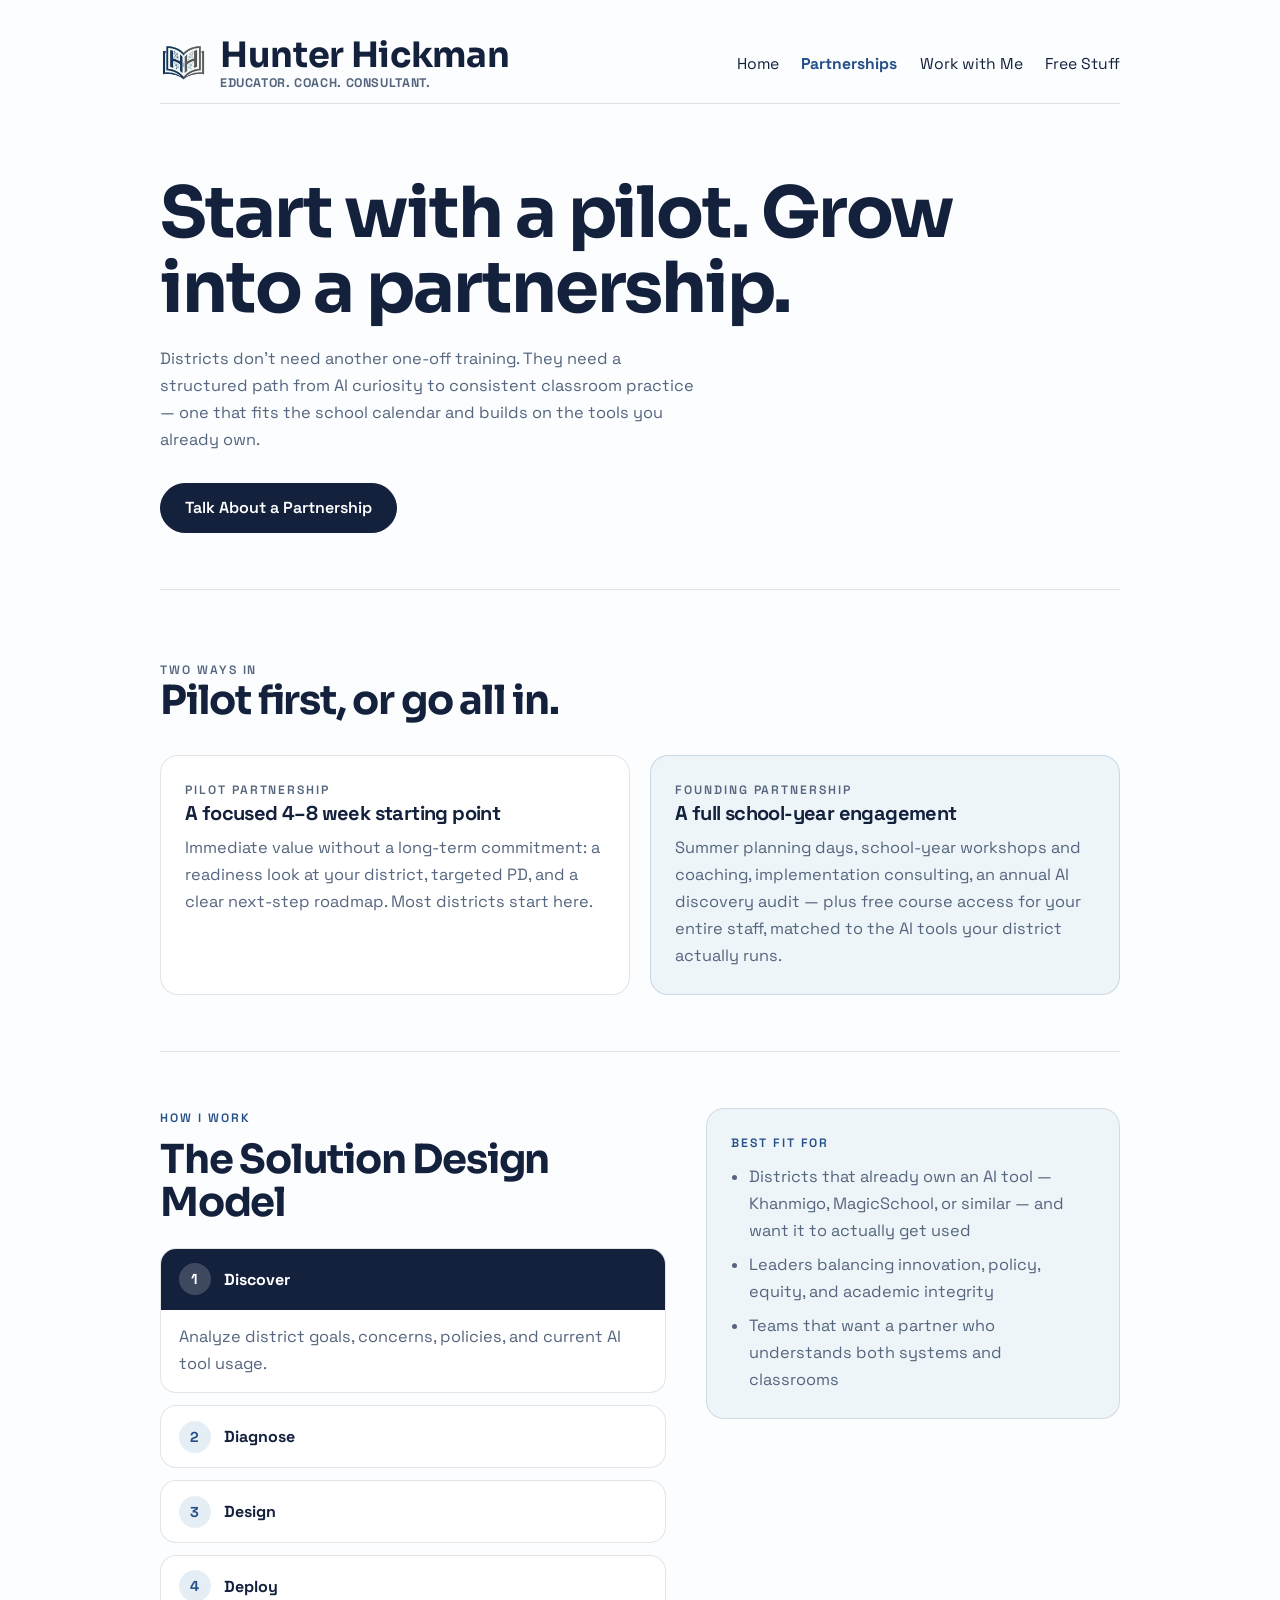
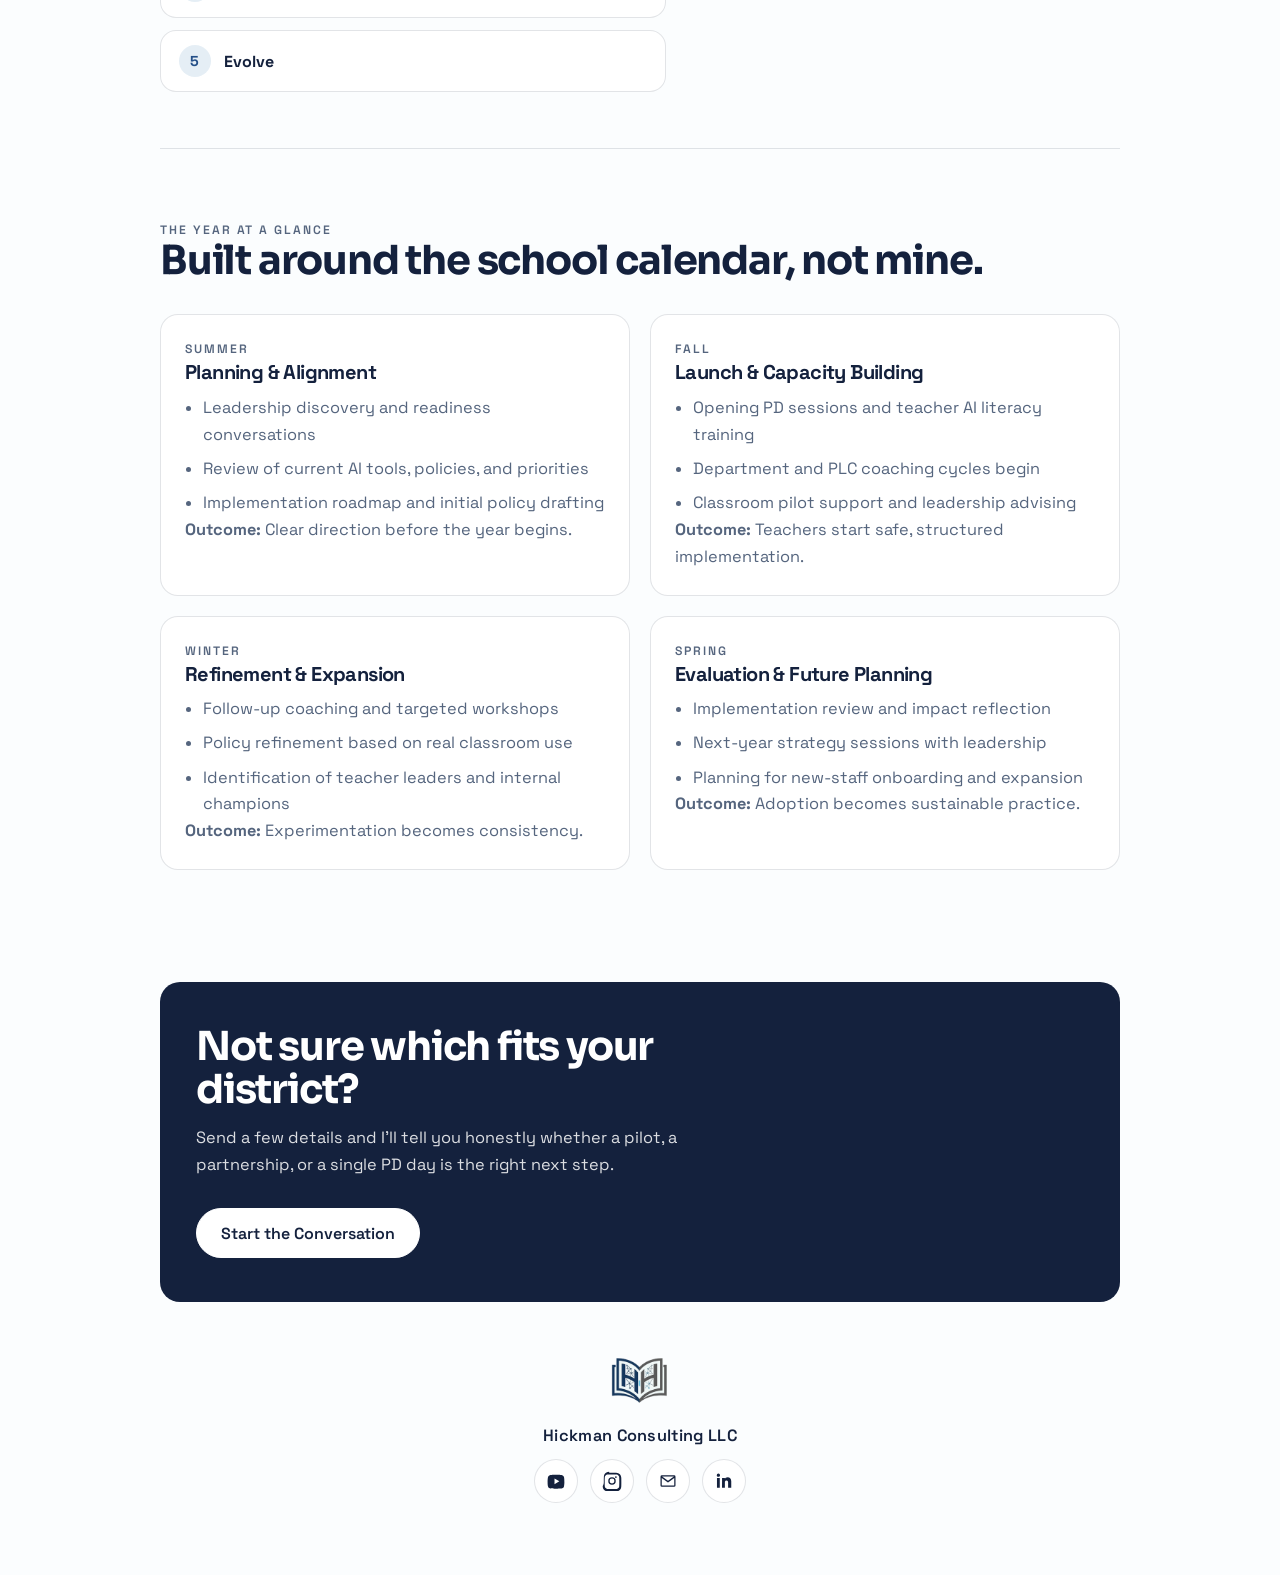
<file: pilot-partnerships.html>
<!DOCTYPE html>
<html lang="en">
  <head>
    <meta charset="UTF-8" />
    <meta name="viewport" content="width=device-width, initial-scale=1.0" />
    <title>Partnerships | Hickman Consulting LLC</title>
    <meta
      name="description"
      content="District partnerships with Hickman Consulting LLC — from a focused pilot to a year-long engagement built around the school calendar."
    />
    <link rel="preconnect" href="https://fonts.googleapis.com" />
    <link rel="preconnect" href="https://fonts.gstatic.com" crossorigin />
    <link
      href="https://fonts.googleapis.com/css2?family=Space+Grotesk:wght@400;500;700&family=Sora:wght@400;600;700;800&display=swap"
      rel="stylesheet"
    />
    <link rel="stylesheet" href="styles.css?v=16" />
  </head>
  <body>
    <div class="page-shell">
      <header class="site-header">
        <a class="brand" href="index.html" aria-label="Hunter Hickman home">
          <span class="brand-mark">
            <img src="assets/ai-classroom-logo.png" alt="AI Classroom logo" />
          </span>
          <span class="brand-copy">
            <strong>Hunter Hickman</strong>
            <span>Educator. Coach. Consultant.</span>
          </span>
        </a>
        <nav class="site-nav">
          <a href="index.html">Home</a>
          <a class="current" href="pilot-partnerships.html">Partnerships</a>
          <a href="inquiry.html">Work with Me</a>
          <a href="free-stuff.html">Free Stuff</a>
        </nav>
      </header>

      <main>
        <section class="page-hero">
          <h1>Start with a pilot. Grow into a partnership.</h1>
          <p class="hero-text">
            Districts don't need another one-off training. They need a structured path from AI
            curiosity to consistent classroom practice — one that fits the school calendar and
            builds on the tools you already own.
          </p>
          <div class="hero-actions">
            <a class="button button-primary" href="inquiry.html">Talk About a Partnership</a>
          </div>
        </section>

        <section class="section">
          <div class="section-heading">
            <p class="eyebrow">Two Ways In</p>
            <h2>Pilot first, or go all in.</h2>
          </div>
          <div class="cards">
            <div class="card">
              <p class="card-kicker">Pilot Partnership</p>
              <h3>A focused 4&ndash;8 week starting point</h3>
              <p>
                Immediate value without a long-term commitment: a readiness look at your district,
                targeted PD, and a clear next-step roadmap. Most districts start here.
              </p>
            </div>
            <div class="card card-free">
              <p class="card-kicker">Founding Partnership</p>
              <h3>A full school-year engagement</h3>
              <p>
                Summer planning days, school-year workshops and coaching, implementation
                consulting, an annual AI discovery audit — plus free course access for your entire
                staff, matched to the AI tools your district actually runs.
              </p>
            </div>
          </div>
        </section>

        <section class="section">
          <div class="pilot-layout">
            <div>
              <p class="eyebrow">How I Work</p>
              <h2>The Solution Design Model</h2>
              <div class="model-stack" id="solution-model" aria-label="Solution Design Model" style="margin-top: 1.5rem">
                <article class="model-item is-active">
                  <button class="model-node" type="button" aria-expanded="true">
                    <span class="model-step">1</span>
                    <span>Discover</span>
                  </button>
                  <div class="model-detail">
                    <p>Analyze district goals, concerns, policies, and current AI tool usage.</p>
                  </div>
                </article>
                <article class="model-item">
                  <button class="model-node" type="button" aria-expanded="false">
                    <span class="model-step">2</span>
                    <span>Diagnose</span>
                  </button>
                  <div class="model-detail">
                    <p>Identify instructional gaps, risk areas, and opportunities for impact.</p>
                  </div>
                </article>
                <article class="model-item">
                  <button class="model-node" type="button" aria-expanded="false">
                    <span class="model-step">3</span>
                    <span>Design</span>
                  </button>
                  <div class="model-detail">
                    <p>Create a customized AI implementation roadmap tailored to the district.</p>
                  </div>
                </article>
                <article class="model-item">
                  <button class="model-node" type="button" aria-expanded="false">
                    <span class="model-step">4</span>
                    <span>Deploy</span>
                  </button>
                  <div class="model-detail">
                    <p>Support educators through coaching, professional learning, and leadership advising.</p>
                  </div>
                </article>
                <article class="model-item">
                  <button class="model-node" type="button" aria-expanded="false">
                    <span class="model-step">5</span>
                    <span>Evolve</span>
                  </button>
                  <div class="model-detail">
                    <p>Continuously refine strategy as technology, staff capacity, and student needs change.</p>
                  </div>
                </article>
              </div>
            </div>
            <div class="pilot-box">
              <p class="panel-label">Best fit for</p>
              <ul class="fit-list">
                <li>Districts that already own an AI tool &mdash; Khanmigo, MagicSchool, or similar &mdash; and want it to actually get used</li>
                <li>Leaders balancing innovation, policy, equity, and academic integrity</li>
                <li>Teams that want a partner who understands both systems and classrooms</li>
              </ul>
            </div>
          </div>
        </section>

        <section class="section">
          <div class="section-heading">
            <p class="eyebrow">The Year at a Glance</p>
            <h2>Built around the school calendar, not mine.</h2>
          </div>
          <div class="season-grid">
            <article class="card">
              <p class="card-kicker">Summer</p>
              <h3>Planning &amp; Alignment</h3>
              <ul class="feature-list">
                <li>Leadership discovery and readiness conversations</li>
                <li>Review of current AI tools, policies, and priorities</li>
                <li>Implementation roadmap and initial policy drafting</li>
              </ul>
              <p><strong>Outcome:</strong> Clear direction before the year begins.</p>
            </article>
            <article class="card">
              <p class="card-kicker">Fall</p>
              <h3>Launch &amp; Capacity Building</h3>
              <ul class="feature-list">
                <li>Opening PD sessions and teacher AI literacy training</li>
                <li>Department and PLC coaching cycles begin</li>
                <li>Classroom pilot support and leadership advising</li>
              </ul>
              <p><strong>Outcome:</strong> Teachers start safe, structured implementation.</p>
            </article>
            <article class="card">
              <p class="card-kicker">Winter</p>
              <h3>Refinement &amp; Expansion</h3>
              <ul class="feature-list">
                <li>Follow-up coaching and targeted workshops</li>
                <li>Policy refinement based on real classroom use</li>
                <li>Identification of teacher leaders and internal champions</li>
              </ul>
              <p><strong>Outcome:</strong> Experimentation becomes consistency.</p>
            </article>
            <article class="card">
              <p class="card-kicker">Spring</p>
              <h3>Evaluation &amp; Future Planning</h3>
              <ul class="feature-list">
                <li>Implementation review and impact reflection</li>
                <li>Next-year strategy sessions with leadership</li>
                <li>Planning for new-staff onboarding and expansion</li>
              </ul>
              <p><strong>Outcome:</strong> Adoption becomes sustainable practice.</p>
            </article>
          </div>
        </section>

        <div class="cta-band">
          <h2>Not sure which fits your district?</h2>
          <p>
            Send a few details and I'll tell you honestly whether a pilot, a partnership, or a
            single PD day is the right next step.
          </p>
          <div class="hero-actions">
            <a class="button button-primary" href="inquiry.html">Start the Conversation</a>
          </div>
        </div>
      </main>

      <footer class="site-footer">
        <img class="footer-logo" src="assets/ai-classroom-logo.png" alt="AI Classroom logo" />
        <p>Hickman Consulting LLC</p>
        <div class="social-links">
          <a
            class="social-link"
            href="https://www.youtube.com/@hickmanconsultingai"
            target="_blank"
            rel="noreferrer"
            aria-label="Visit Hickman Consulting AI on YouTube"
          >
            <svg viewBox="0 0 24 24" aria-hidden="true">
              <path
                d="M21.58 7.19a2.99 2.99 0 0 0-2.1-2.11C17.62 4.58 12 4.58 12 4.58s-5.62 0-7.48.5a2.99 2.99 0 0 0-2.1 2.11c-.5 1.86-.5 5.73-.5 5.73s0 3.87.5 5.73a2.99 2.99 0 0 0 2.1 2.11c1.86.5 7.48.5 7.48.5s5.62 0 7.48-.5a2.99 2.99 0 0 0 2.1-2.11c.5-1.86.5-5.73.5-5.73s0-3.87-.5-5.73ZM10.2 15.78V9.06l5.82 3.36-5.82 3.36Z"
              />
            </svg>
          </a>
          <a
            class="social-link"
            href="https://www.instagram.com/mrhickman_/"
            target="_blank"
            rel="noreferrer"
            aria-label="Visit Hunter Hickman on Instagram"
          >
            <svg viewBox="0 0 24 24" aria-hidden="true">
              <path
                d="M12 2.16c3.2 0 3.58.01 4.85.07 1.17.05 1.96.24 2.65.51.72.28 1.32.66 1.9 1.24.58.58.96 1.18 1.24 1.9.27.69.46 1.48.51 2.65.06 1.27.07 1.65.07 4.85s-.01 3.58-.07 4.85c-.05 1.17-.24 1.96-.51 2.65a5.1 5.1 0 0 1-1.24 1.9c-.58.58-1.18.96-1.9 1.24-.69.27-1.48.46-2.65.51-1.27.06-1.65.07-4.85.07s-3.58-.01-4.85-.07c-1.17-.05-1.96-.24-2.65-.51a5.1 5.1 0 0 1-1.9-1.24 5.1 5.1 0 0 1-1.24-1.9c-.27-.69-.46-1.48-.51-2.65C2.17 15.58 2.16 15.2 2.16 12s.01-3.58.07-4.85c.05-1.17.24-1.96.51-2.65.28-.72.66-1.32 1.24-1.9a5.1 5.1 0 0 1 1.9-1.24c.69-.27 1.48-.46 2.65-.51C8.42 2.17 8.8 2.16 12 2.16Zm0 1.98c-3.15 0-3.5.01-4.73.07-.94.04-1.45.2-1.79.33-.45.17-.77.38-1.11.72-.34.34-.55.66-.72 1.11-.13.34-.29.85-.33 1.79-.06 1.23-.07 1.58-.07 4.73s.01 3.5.07 4.73c.04.94.2 1.45.33 1.79.17.45.38.77.72 1.11.34.34.66.55 1.11.72.34.13.85.29 1.79.33 1.23.06 1.58.07 4.73.07s3.5-.01 4.73-.07c.94-.04 1.45-.2 1.79-.33.45-.17.77-.38 1.11-.72.34-.34.55-.66.72-1.11.13-.34.29-.85.33-1.79.06-1.23.07-1.58.07-4.73s-.01-3.5-.07-4.73c-.04-.94-.2-1.45-.33-1.79a2.98 2.98 0 0 0-.72-1.11 2.98 2.98 0 0 0-1.11-.72c-.34-.13-.85-.29-1.79-.33-1.23-.06-1.58-.07-4.73-.07Zm0 3.37a4.49 4.49 0 1 1 0 8.98 4.49 4.49 0 0 1 0-8.98Zm0 7.4a2.91 2.91 0 1 0 0-5.82 2.91 2.91 0 0 0 0 5.82Zm5.72-7.6a1.05 1.05 0 1 1-2.1 0 1.05 1.05 0 0 1 2.1 0Z"
              />
            </svg>
          </a>
          <a
            class="social-link"
            href="mailto:hunter.hickman@hickmanconsultingai.com?cc=hunter@hickmanconsultingai.com"
            aria-label="Email Hunter Hickman"
          >
            <svg viewBox="0 0 24 24" aria-hidden="true">
              <path
                d="M3 6.75A1.75 1.75 0 0 1 4.75 5h14.5A1.75 1.75 0 0 1 21 6.75v10.5A1.75 1.75 0 0 1 19.25 19H4.75A1.75 1.75 0 0 1 3 17.25V6.75Zm1.9-.25 7.1 5.22 7.1-5.22H4.9Zm14.6 11V8.39l-6.98 5.13a.9.9 0 0 1-1.04 0L4.5 8.39v9.11h15Z"
              />
            </svg>
          </a>
          <a
            class="social-link"
            href="https://www.linkedin.com/in/hunter-hickman-m-s-2b501383/"
            target="_blank"
            rel="noreferrer"
            aria-label="Visit Hunter Hickman on LinkedIn"
          >
            <svg viewBox="0 0 24 24" aria-hidden="true">
              <path
                d="M6.94 8.5H3.56V20h3.38V8.5ZM5.25 3A1.96 1.96 0 0 0 3.3 4.97c0 1.08.86 1.97 1.93 1.97h.02c1.1 0 1.97-.89 1.97-1.97A1.96 1.96 0 0 0 5.27 3h-.02ZM20.7 12.4c0-3.45-1.84-5.05-4.29-5.05-1.98 0-2.86 1.09-3.36 1.86V8.5H9.67c.04.47 0 11.5 0 11.5h3.38v-6.42c0-.34.03-.68.12-.93.27-.68.88-1.38 1.9-1.38 1.34 0 1.87 1.03 1.87 2.54V20H20.7v-7.6Z"
              />
            </svg>
          </a>
        </div>
      </footer>
    </div>
    <script src="script.js"></script>
  </body>
</html>
</file>
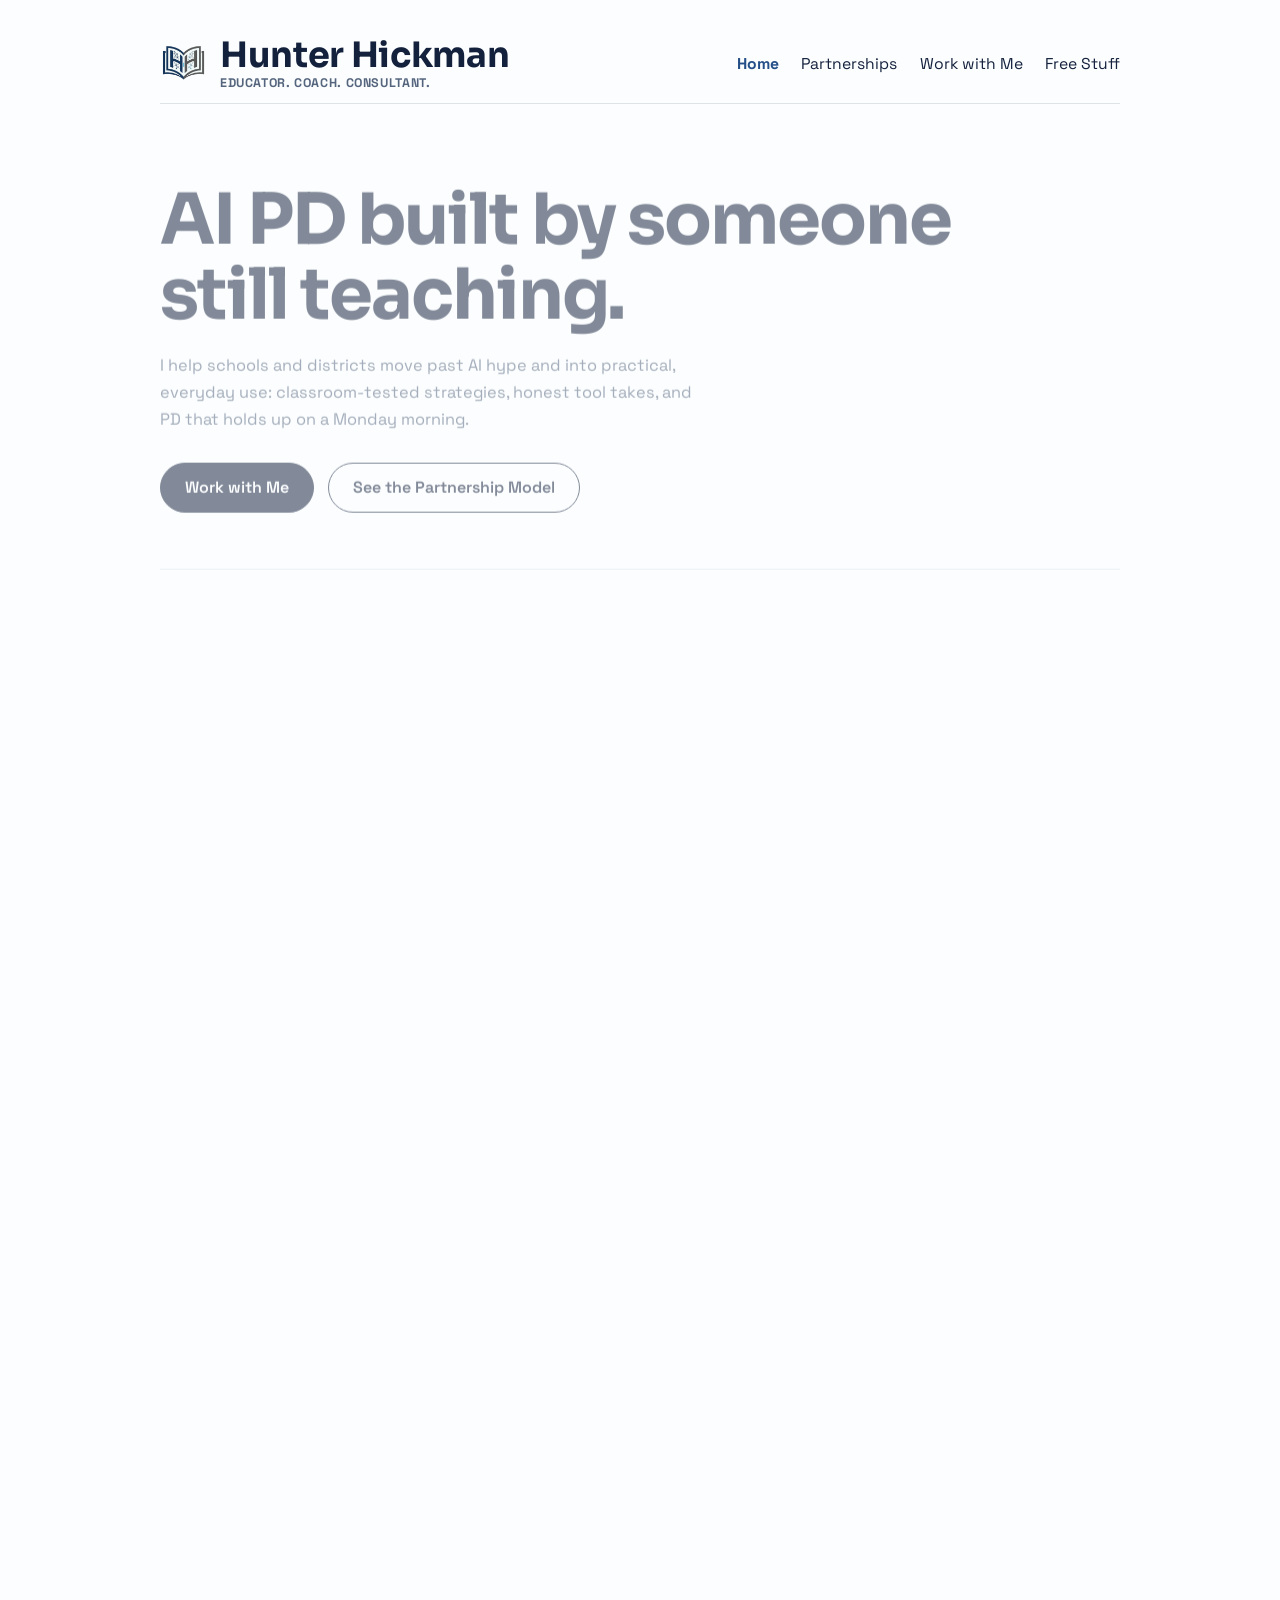
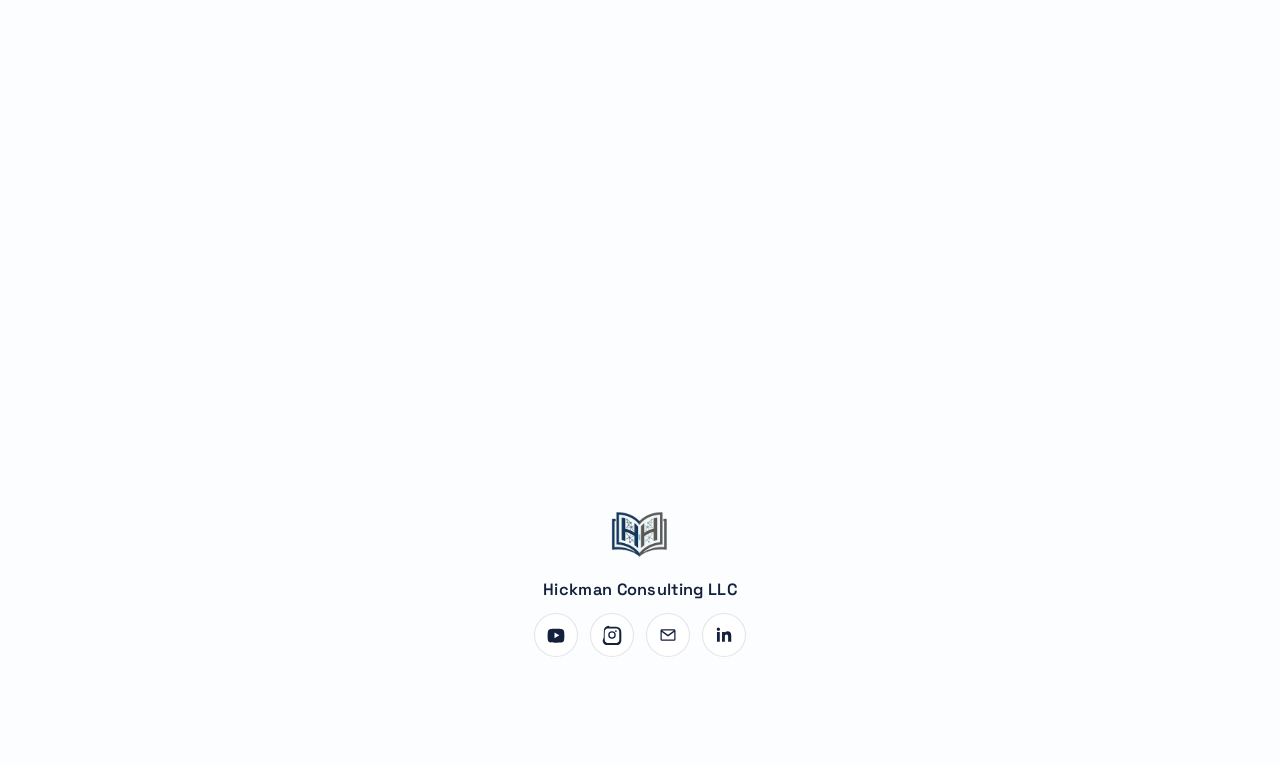
<file: services.html>
<!DOCTYPE html>
<html lang="en">
  <head>
    <meta charset="UTF-8" />
    <meta http-equiv="refresh" content="0; url=index.html#work" />
    <link rel="canonical" href="index.html" />
    <title>Redirecting | Hickman Consulting LLC</title>
  </head>
  <body>
    <p>This page has moved. <a href="index.html#work">Continue to Hickman Consulting</a>.</p>
  </body>
</html>
</file>
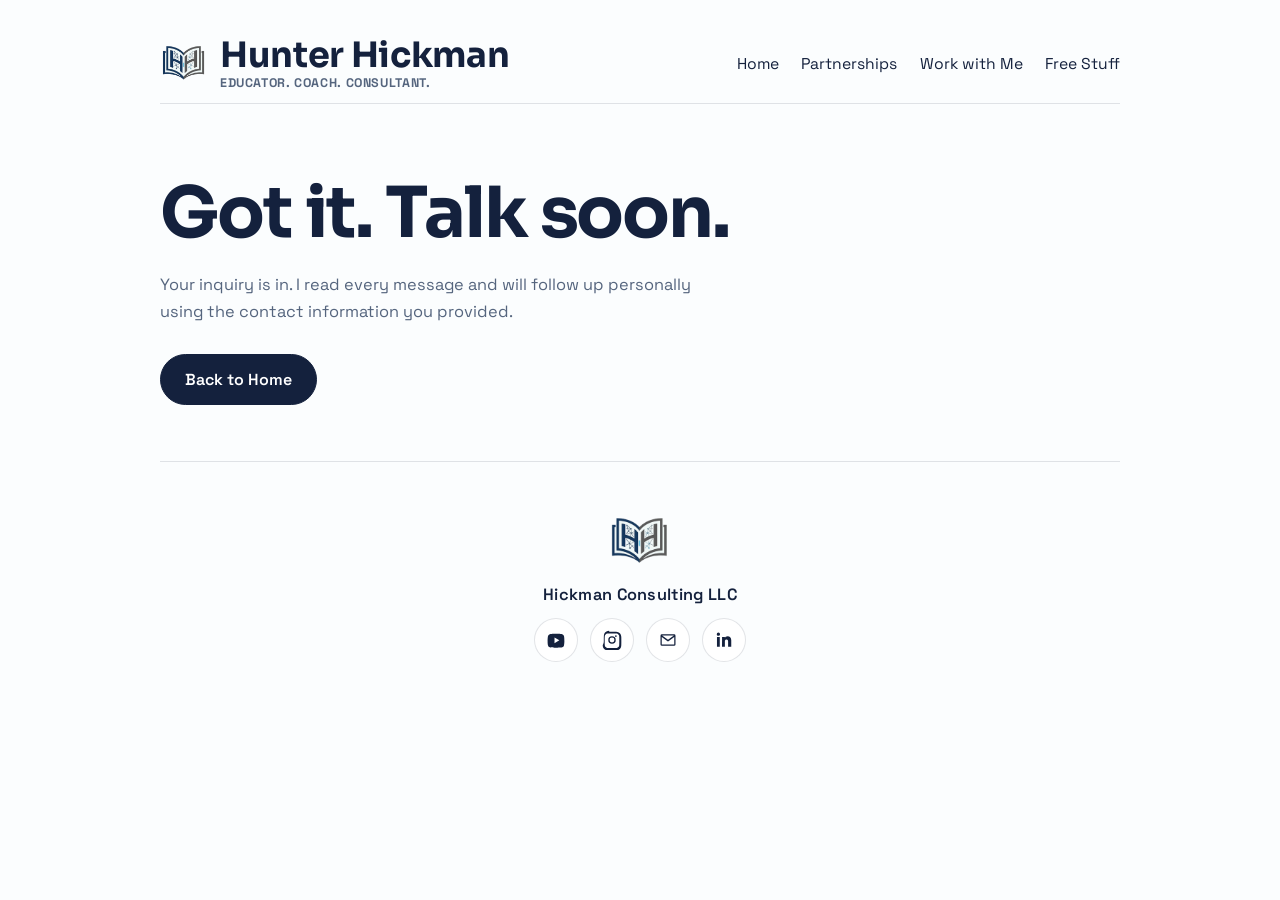
<file: thank-you.html>
<!DOCTYPE html>
<html lang="en">
  <head>
    <meta charset="UTF-8" />
    <meta name="viewport" content="width=device-width, initial-scale=1.0" />
    <title>Thank You | Hickman Consulting LLC</title>
    <meta name="description" content="Thank you for your inquiry to Hickman Consulting LLC." />
    <link rel="preconnect" href="https://fonts.googleapis.com" />
    <link rel="preconnect" href="https://fonts.gstatic.com" crossorigin />
    <link
      href="https://fonts.googleapis.com/css2?family=Space+Grotesk:wght@400;500;700&family=Sora:wght@400;600;700;800&display=swap"
      rel="stylesheet"
    />
    <link rel="stylesheet" href="styles.css?v=16" />
  </head>
  <body>
    <div class="page-shell">
      <header class="site-header">
        <a class="brand" href="index.html" aria-label="Hunter Hickman home">
          <span class="brand-mark">
            <img src="assets/ai-classroom-logo.png" alt="AI Classroom logo" />
          </span>
          <span class="brand-copy">
            <strong>Hunter Hickman</strong>
            <span>Educator. Coach. Consultant.</span>
          </span>
        </a>
        <nav class="site-nav">
          <a href="index.html">Home</a>
          <a href="pilot-partnerships.html">Partnerships</a>
          <a href="inquiry.html">Work with Me</a>
          <a href="free-stuff.html">Free Stuff</a>
        </nav>
      </header>

      <main>
        <section class="page-hero">
          <h1>Got it. Talk soon.</h1>
          <p class="hero-text">
            Your inquiry is in. I read every message and will follow up personally using the
            contact information you provided.
          </p>
          <div class="hero-actions">
            <a class="button button-primary" href="index.html">Back to Home</a>
          </div>
        </section>
      </main>

      <footer class="site-footer">
        <img class="footer-logo" src="assets/ai-classroom-logo.png" alt="AI Classroom logo" />
        <p>Hickman Consulting LLC</p>
        <div class="social-links">
          <a
            class="social-link"
            href="https://www.youtube.com/@hickmanconsultingai"
            target="_blank"
            rel="noreferrer"
            aria-label="Visit Hickman Consulting AI on YouTube"
          >
            <svg viewBox="0 0 24 24" aria-hidden="true">
              <path
                d="M21.58 7.19a2.99 2.99 0 0 0-2.1-2.11C17.62 4.58 12 4.58 12 4.58s-5.62 0-7.48.5a2.99 2.99 0 0 0-2.1 2.11c-.5 1.86-.5 5.73-.5 5.73s0 3.87.5 5.73a2.99 2.99 0 0 0 2.1 2.11c1.86.5 7.48.5 7.48.5s5.62 0 7.48-.5a2.99 2.99 0 0 0 2.1-2.11c.5-1.86.5-5.73.5-5.73s0-3.87-.5-5.73ZM10.2 15.78V9.06l5.82 3.36-5.82 3.36Z"
              />
            </svg>
          </a>
          <a
            class="social-link"
            href="https://www.instagram.com/mrhickman_/"
            target="_blank"
            rel="noreferrer"
            aria-label="Visit Hunter Hickman on Instagram"
          >
            <svg viewBox="0 0 24 24" aria-hidden="true">
              <path
                d="M12 2.16c3.2 0 3.58.01 4.85.07 1.17.05 1.96.24 2.65.51.72.28 1.32.66 1.9 1.24.58.58.96 1.18 1.24 1.9.27.69.46 1.48.51 2.65.06 1.27.07 1.65.07 4.85s-.01 3.58-.07 4.85c-.05 1.17-.24 1.96-.51 2.65a5.1 5.1 0 0 1-1.24 1.9c-.58.58-1.18.96-1.9 1.24-.69.27-1.48.46-2.65.51-1.27.06-1.65.07-4.85.07s-3.58-.01-4.85-.07c-1.17-.05-1.96-.24-2.65-.51a5.1 5.1 0 0 1-1.9-1.24 5.1 5.1 0 0 1-1.24-1.9c-.27-.69-.46-1.48-.51-2.65C2.17 15.58 2.16 15.2 2.16 12s.01-3.58.07-4.85c.05-1.17.24-1.96.51-2.65.28-.72.66-1.32 1.24-1.9a5.1 5.1 0 0 1 1.9-1.24c.69-.27 1.48-.46 2.65-.51C8.42 2.17 8.8 2.16 12 2.16Zm0 1.98c-3.15 0-3.5.01-4.73.07-.94.04-1.45.2-1.79.33-.45.17-.77.38-1.11.72-.34.34-.55.66-.72 1.11-.13.34-.29.85-.33 1.79-.06 1.23-.07 1.58-.07 4.73s.01 3.5.07 4.73c.04.94.2 1.45.33 1.79.17.45.38.77.72 1.11.34.34.66.55 1.11.72.34.13.85.29 1.79.33 1.23.06 1.58.07 4.73.07s3.5-.01 4.73-.07c.94-.04 1.45-.2 1.79-.33.45-.17.77-.38 1.11-.72.34-.34.55-.66.72-1.11.13-.34.29-.85.33-1.79.06-1.23.07-1.58.07-4.73s-.01-3.5-.07-4.73c-.04-.94-.2-1.45-.33-1.79a2.98 2.98 0 0 0-.72-1.11 2.98 2.98 0 0 0-1.11-.72c-.34-.13-.85-.29-1.79-.33-1.23-.06-1.58-.07-4.73-.07Zm0 3.37a4.49 4.49 0 1 1 0 8.98 4.49 4.49 0 0 1 0-8.98Zm0 7.4a2.91 2.91 0 1 0 0-5.82 2.91 2.91 0 0 0 0 5.82Zm5.72-7.6a1.05 1.05 0 1 1-2.1 0 1.05 1.05 0 0 1 2.1 0Z"
              />
            </svg>
          </a>
          <a
            class="social-link"
            href="mailto:hunter.hickman@hickmanconsultingai.com?cc=hunter@hickmanconsultingai.com"
            aria-label="Email Hunter Hickman"
          >
            <svg viewBox="0 0 24 24" aria-hidden="true">
              <path
                d="M3 6.75A1.75 1.75 0 0 1 4.75 5h14.5A1.75 1.75 0 0 1 21 6.75v10.5A1.75 1.75 0 0 1 19.25 19H4.75A1.75 1.75 0 0 1 3 17.25V6.75Zm1.9-.25 7.1 5.22 7.1-5.22H4.9Zm14.6 11V8.39l-6.98 5.13a.9.9 0 0 1-1.04 0L4.5 8.39v9.11h15Z"
              />
            </svg>
          </a>
          <a
            class="social-link"
            href="https://www.linkedin.com/in/hunter-hickman-m-s-2b501383/"
            target="_blank"
            rel="noreferrer"
            aria-label="Visit Hunter Hickman on LinkedIn"
          >
            <svg viewBox="0 0 24 24" aria-hidden="true">
              <path
                d="M6.94 8.5H3.56V20h3.38V8.5ZM5.25 3A1.96 1.96 0 0 0 3.3 4.97c0 1.08.86 1.97 1.93 1.97h.02c1.1 0 1.97-.89 1.97-1.97A1.96 1.96 0 0 0 5.27 3h-.02ZM20.7 12.4c0-3.45-1.84-5.05-4.29-5.05-1.98 0-2.86 1.09-3.36 1.86V8.5H9.67c.04.47 0 11.5 0 11.5h3.38v-6.42c0-.34.03-.68.12-.93.27-.68.88-1.38 1.9-1.38 1.34 0 1.87 1.03 1.87 2.54V20H20.7v-7.6Z"
              />
            </svg>
          </a>
        </div>
      </footer>
    </div>
  </body>
</html>
</file>
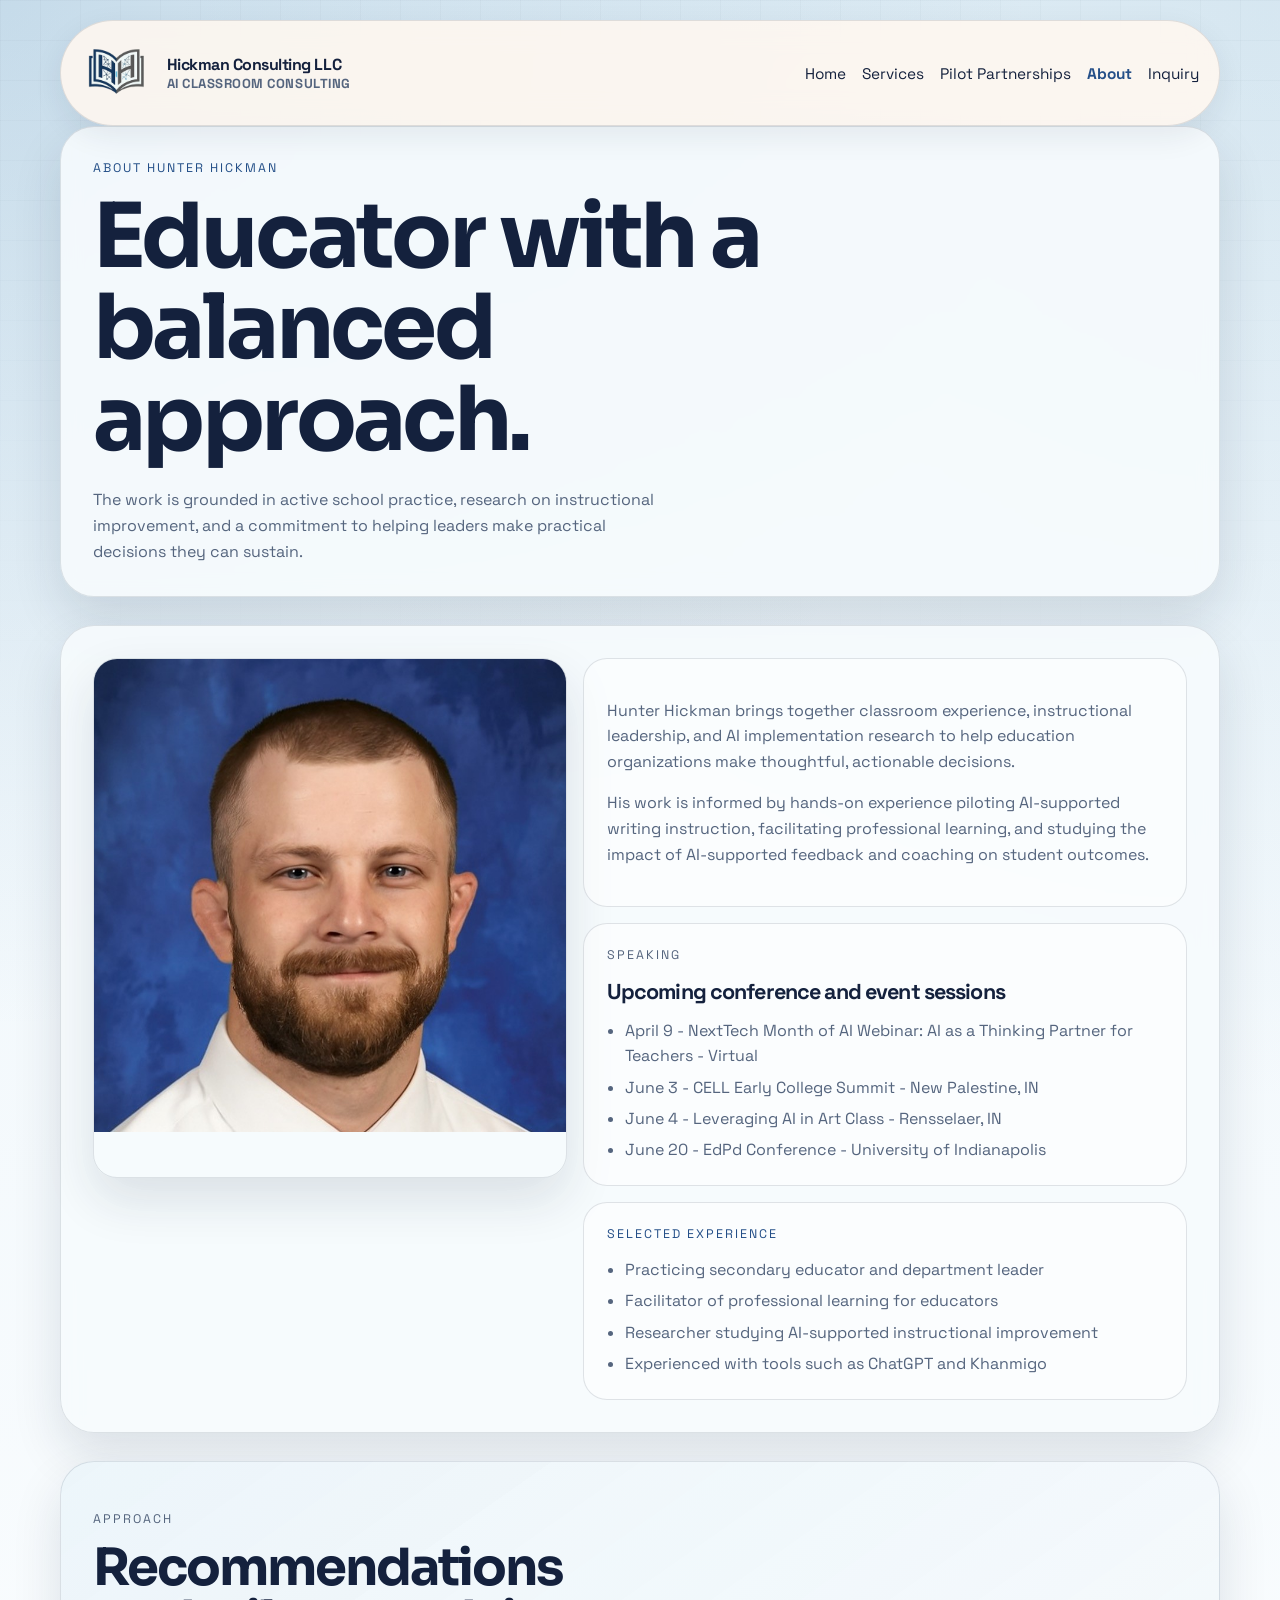
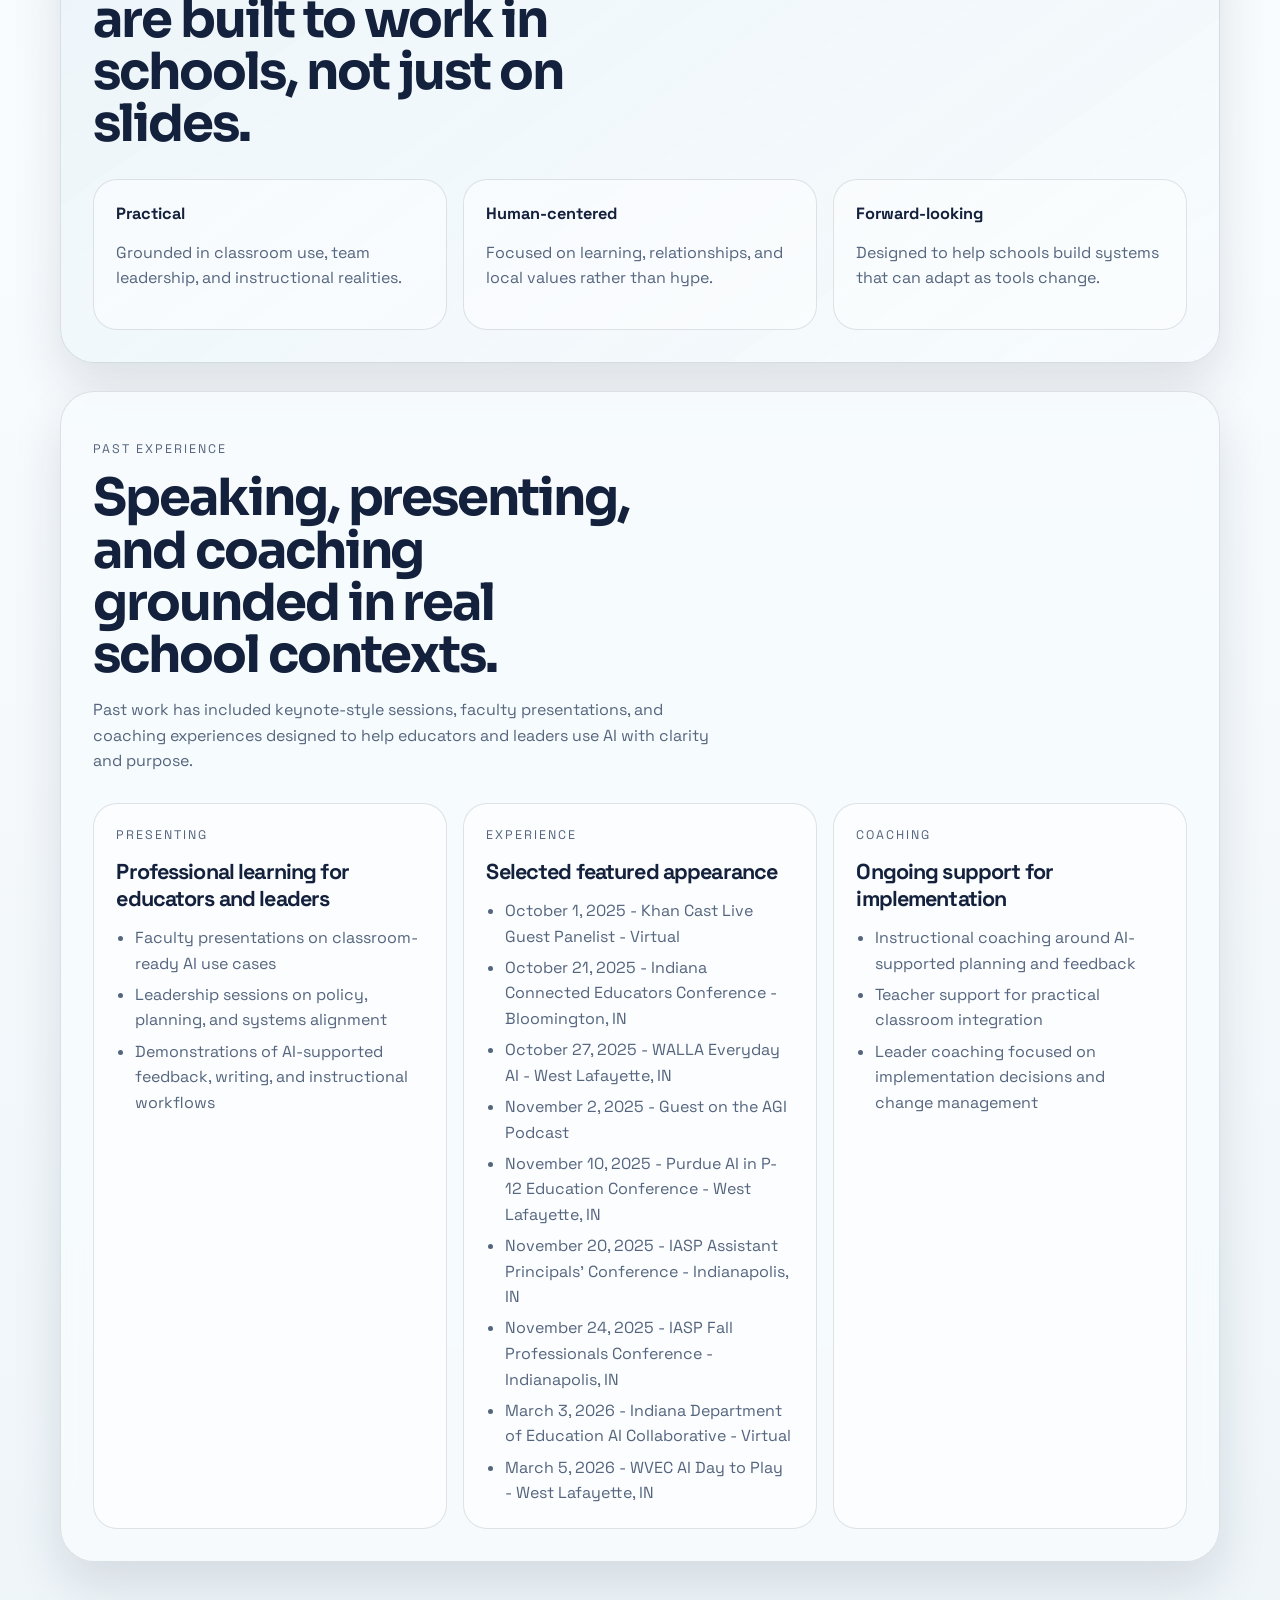
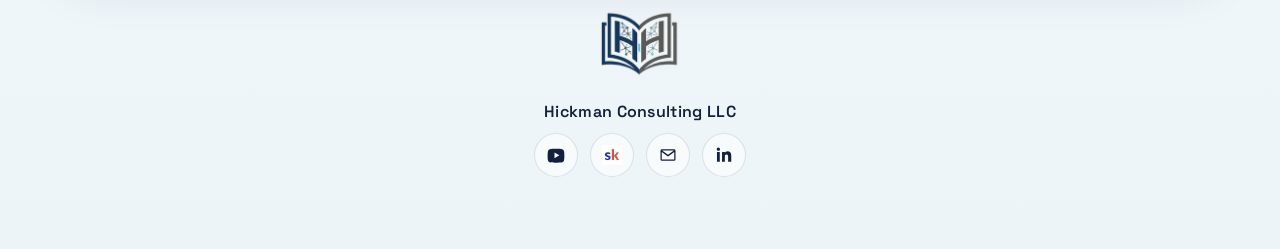
<file: Hickman Consulting LLC/about.html>
<!DOCTYPE html>
<html lang="en">
  <head>
    <meta charset="UTF-8" />
    <meta name="viewport" content="width=device-width, initial-scale=1.0" />
    <title>About | Hickman Consulting LLC</title>
    <meta
      name="description"
      content="Learn about Hunter Hickman, an educator, instructional leader, and AI implementation partner."
    />
    <link rel="preconnect" href="https://fonts.googleapis.com" />
    <link rel="preconnect" href="https://fonts.gstatic.com" crossorigin />
    <link
      href="https://fonts.googleapis.com/css2?family=Space+Grotesk:wght@400;500;700&family=Sora:wght@400;600;700;800&display=swap"
      rel="stylesheet"
    />
    <link rel="stylesheet" href="styles.css" />
  </head>
  <body>
    <div class="page-shell">
      <header class="site-header">
        <a class="brand" href="index.html" aria-label="Hickman Consulting LLC home">
          <span class="brand-mark">
            <img
              src="assets/AI%20CLASSROOM%20PRO%20%282048%20x%201152%20px%29%20%28180%20x%20180%20px%29%281%29.png"
              alt="AI Classroom logo"
            />
          </span>
          <span class="brand-copy">
            <strong>Hickman Consulting LLC</strong>
            <span>AI Classroom Consulting</span>
          </span>
        </a>
        <nav class="site-nav">
          <a href="index.html">Home</a>
          <a href="services.html">Services</a>
          <a href="pilot-partnerships.html">Pilot Partnerships</a>
          <a class="current" href="about.html">About</a>
          <a href="inquiry.html">Inquiry</a>
        </nav>
      </header>

      <main>
        <section class="page-hero">
          <p class="eyebrow">About Hunter Hickman</p>
          <h1>Educator with a balanced approach.</h1>
          <p class="hero-text">
            The work is grounded in active school practice, research on instructional improvement,
            and a commitment to helping leaders make practical decisions they can sustain.
          </p>
        </section>

        <section class="section">
          <div class="about-layout">
            <figure class="about-photo">
              <img
                src="assets/1752551225383.jpg"
                alt="Portrait of Hunter Hickman"
              />
            </figure>
            <div class="about-side">
              <div class="about-copy">
                <p>
                  Hunter Hickman brings together classroom experience, instructional leadership, and
                  AI implementation research to help education organizations make thoughtful,
                  actionable decisions.
                </p>
                <p>
                  His work is informed by hands-on experience piloting AI-supported writing
                  instruction, facilitating professional learning, and studying the impact of
                  AI-supported feedback and coaching on student outcomes.
                </p>
              </div>
              <article class="card">
                <p class="card-kicker">Speaking</p>
                <h3>Upcoming conference and event sessions</h3>
                <ul class="feature-list compact">
                  <li>April 9 - NextTech Month of AI Webinar: AI as a Thinking Partner for Teachers - Virtual</li>
                  <li>June 3 - CELL Early College Summit - New Palestine, IN</li>
                  <li>June 4 - Leveraging AI in Art Class - Rensselaer, IN</li>
                  <li>June 20 - EdPd Conference - University of Indianapolis</li>
                </ul>
              </article>
              <div class="credential-box">
                <p class="panel-label">Selected experience</p>
                <ul class="feature-list compact">
                  <li>Practicing secondary educator and department leader</li>
                  <li>Facilitator of professional learning for educators</li>
                  <li>Researcher studying AI-supported instructional improvement</li>
                  <li>Experienced with tools such as ChatGPT and Khanmigo</li>
                </ul>
              </div>
            </div>
          </div>
        </section>

        <section class="section section-accent">
          <div class="section-heading">
            <p class="eyebrow">Approach</p>
            <h2>Recommendations are built to work in schools, not just on slides.</h2>
          </div>
          <div class="outcome-grid">
            <div>
              <strong>Practical</strong>
              <p>Grounded in classroom use, team leadership, and instructional realities.</p>
            </div>
            <div>
              <strong>Human-centered</strong>
              <p>Focused on learning, relationships, and local values rather than hype.</p>
            </div>
            <div>
              <strong>Forward-looking</strong>
              <p>Designed to help schools build systems that can adapt as tools change.</p>
            </div>
          </div>
        </section>

        <section class="section">
          <div class="section-heading">
            <p class="eyebrow">Past Experience</p>
            <h2>Speaking, presenting, and coaching grounded in real school contexts.</h2>
            <p>
              Past work has included keynote-style sessions, faculty presentations, and coaching
              experiences designed to help educators and leaders use AI with clarity and purpose.
            </p>
          </div>

          <div class="experience-grid">
            <article class="card">
              <p class="card-kicker">Presenting</p>
              <h3>Professional learning for educators and leaders</h3>
              <ul class="feature-list compact">
                <li>Faculty presentations on classroom-ready AI use cases</li>
                <li>Leadership sessions on policy, planning, and systems alignment</li>
                <li>Demonstrations of AI-supported feedback, writing, and instructional workflows</li>
              </ul>
            </article>

            <article class="card">
              <p class="card-kicker">Experience</p>
              <h3>Selected featured appearance</h3>
              <ul class="feature-list compact">
                <li>October 1, 2025 - Khan Cast Live Guest Panelist - Virtual</li>
                <li>October 21, 2025 - Indiana Connected Educators Conference - Bloomington, IN</li>
                <li>October 27, 2025 - WALLA Everyday AI - West Lafayette, IN</li>
                <li>November 2, 2025 - Guest on the AGI Podcast</li>
                <li>November 10, 2025 - Purdue AI in P-12 Education Conference - West Lafayette, IN</li>
                <li>November 20, 2025 - IASP Assistant Principals' Conference - Indianapolis, IN</li>
                <li>November 24, 2025 - IASP Fall Professionals Conference - Indianapolis, IN</li>
                <li>March 3, 2026 - Indiana Department of Education AI Collaborative - Virtual</li>
                <li>March 5, 2026 - WVEC AI Day to Play - West Lafayette, IN</li>
              </ul>
            </article>

            <article class="card">
              <p class="card-kicker">Coaching</p>
              <h3>Ongoing support for implementation</h3>
              <ul class="feature-list compact">
                <li>Instructional coaching around AI-supported planning and feedback</li>
                <li>Teacher support for practical classroom integration</li>
                <li>Leader coaching focused on implementation decisions and change management</li>
              </ul>
            </article>
          </div>
        </section>
      </main>

      <footer class="site-footer">
        <img
          class="footer-logo"
          src="assets/AI%20CLASSROOM%20PRO%20%282048%20x%201152%20px%29%20%28180%20x%20180%20px%29%281%29.png"
          alt="AI Classroom logo"
        />
        <p>Hickman Consulting LLC</p>
        <div class="social-links">
          <a
            class="social-link"
            href="https://www.youtube.com/@hickmanconsultingai"
            target="_blank"
            rel="noreferrer"
            aria-label="Visit Hickman Consulting AI on YouTube"
          >
            <svg viewBox="0 0 24 24" aria-hidden="true">
              <path
                d="M21.58 7.19a2.99 2.99 0 0 0-2.1-2.11C17.62 4.58 12 4.58 12 4.58s-5.62 0-7.48.5a2.99 2.99 0 0 0-2.1 2.11c-.5 1.86-.5 5.73-.5 5.73s0 3.87.5 5.73a2.99 2.99 0 0 0 2.1 2.11c1.86.5 7.48.5 7.48.5s5.62 0 7.48-.5a2.99 2.99 0 0 0 2.1-2.11c.5-1.86.5-5.73.5-5.73s0-3.87-.5-5.73ZM10.2 15.78V9.06l5.82 3.36-5.82 3.36Z"
              />
            </svg>
          </a>
          <a
            class="social-link"
            href="https://www.skool.com/ai-for-educators-3099"
            target="_blank"
            rel="noreferrer"
            aria-label="Visit the AI for Educators Skool community"
          >
            <img class="social-image" src="assets/skool.logo.png" alt="Skool logo" />
          </a>
          <a
            class="social-link"
            href="mailto:hunter.hickman@hickmanconsultingai.com"
            aria-label="Email Hunter Hickman"
          >
            <svg viewBox="0 0 24 24" aria-hidden="true">
              <path
                d="M3 6.75A1.75 1.75 0 0 1 4.75 5h14.5A1.75 1.75 0 0 1 21 6.75v10.5A1.75 1.75 0 0 1 19.25 19H4.75A1.75 1.75 0 0 1 3 17.25V6.75Zm1.9-.25 7.1 5.22 7.1-5.22H4.9Zm14.6 11V8.39l-6.98 5.13a.9.9 0 0 1-1.04 0L4.5 8.39v9.11h15Z"
              />
            </svg>
          </a>
          <a
            class="social-link"
            href="https://www.linkedin.com/in/hunter-hickman-m-s-2b501383/"
            target="_blank"
            rel="noreferrer"
            aria-label="Visit Hunter Hickman on LinkedIn"
          >
            <svg viewBox="0 0 24 24" aria-hidden="true">
              <path
                d="M6.94 8.5H3.56V20h3.38V8.5ZM5.25 3A1.96 1.96 0 0 0 3.3 4.97c0 1.08.86 1.97 1.93 1.97h.02c1.1 0 1.97-.89 1.97-1.97A1.96 1.96 0 0 0 5.27 3h-.02ZM20.7 12.4c0-3.45-1.84-5.05-4.29-5.05-1.98 0-2.86 1.09-3.36 1.86V8.5H9.67c.04.47 0 11.5 0 11.5h3.38v-6.42c0-.34.03-.68.12-.93.27-.68.88-1.38 1.9-1.38 1.34 0 1.87 1.03 1.87 2.54V20H20.7v-7.6Z"
              />
            </svg>
          </a>
        </div>
      </footer>
    </div>
  </body>
</html>
</file>
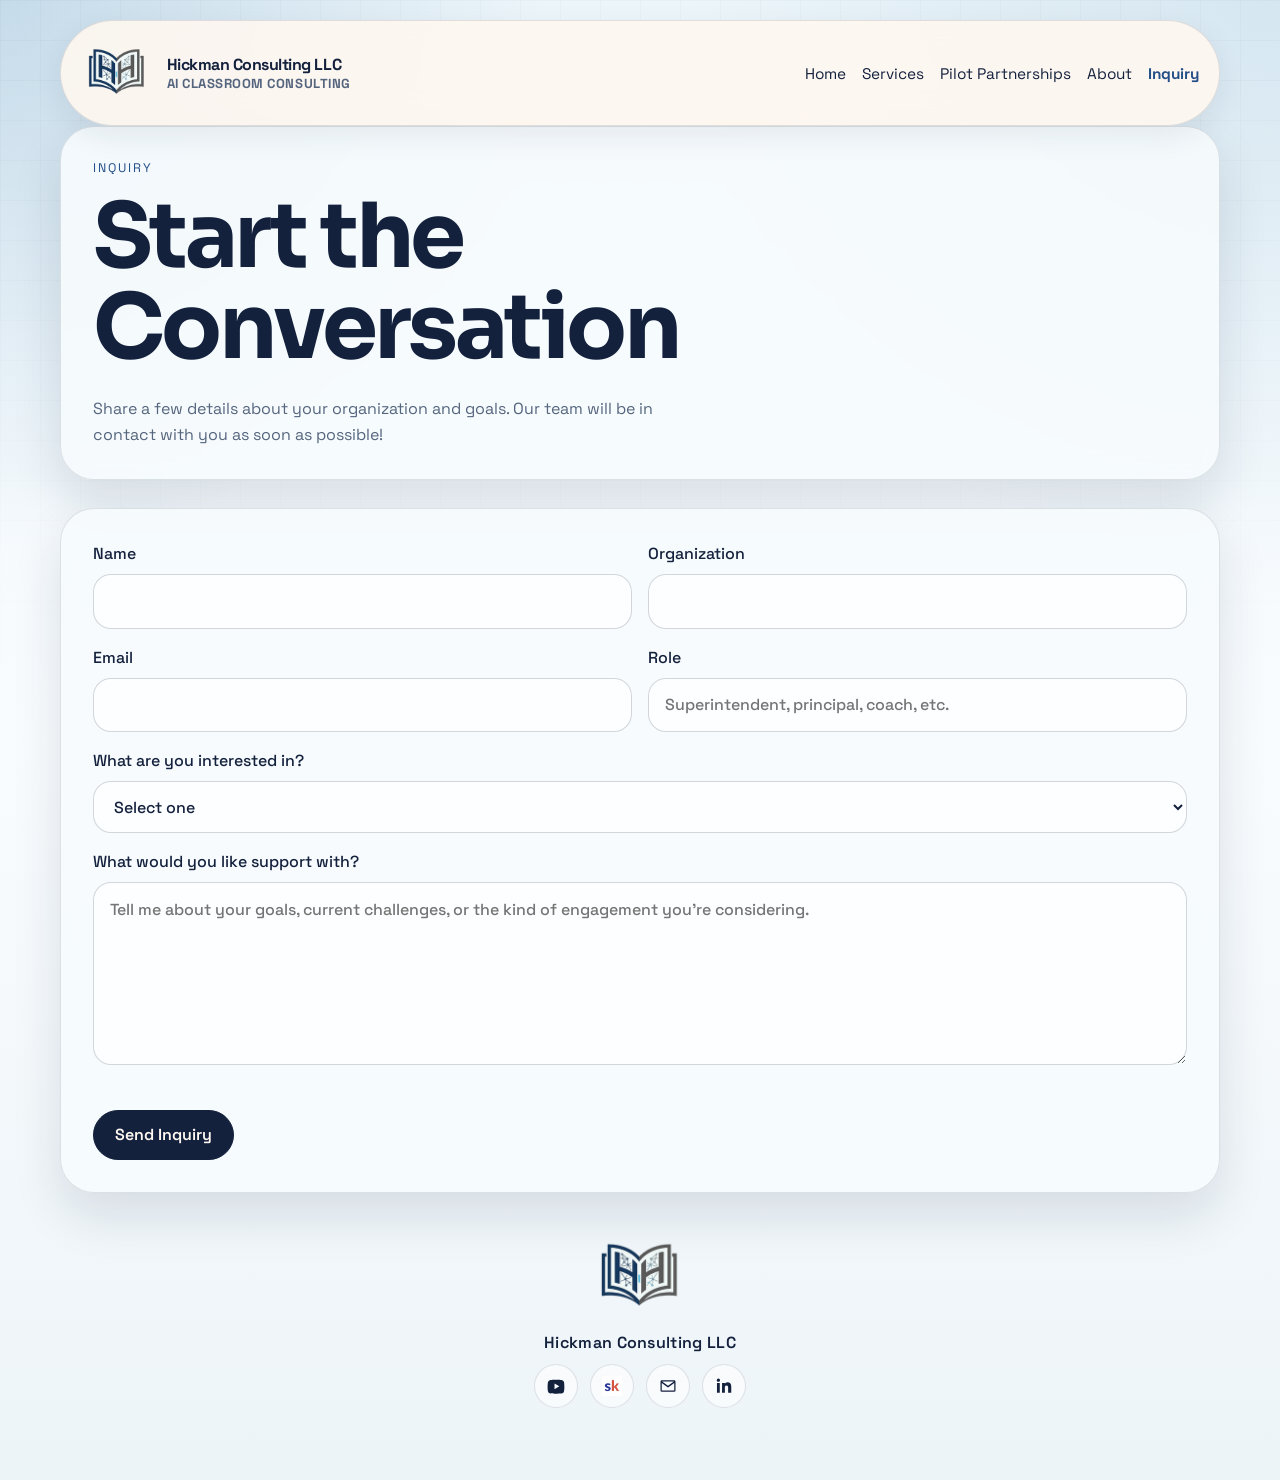
<file: Hickman Consulting LLC/inquiry.html>
<!DOCTYPE html>
<html lang="en">
  <head>
    <meta charset="UTF-8" />
    <meta name="viewport" content="width=device-width, initial-scale=1.0" />
    <title>Inquiry | Hickman Consulting LLC</title>
    <meta
      name="description"
      content="Start an inquiry with Hickman Consulting LLC about consulting, coaching, speaking, or pilot partnerships."
    />
    <link rel="preconnect" href="https://fonts.googleapis.com" />
    <link rel="preconnect" href="https://fonts.gstatic.com" crossorigin />
    <link
      href="https://fonts.googleapis.com/css2?family=Space+Grotesk:wght@400;500;700&family=Sora:wght@400;600;700;800&display=swap"
      rel="stylesheet"
    />
    <link rel="stylesheet" href="styles.css" />
  </head>
  <body>
    <div class="page-shell">
      <header class="site-header">
        <a class="brand" href="index.html" aria-label="Hickman Consulting LLC home">
          <span class="brand-mark">
            <img
              src="assets/AI%20CLASSROOM%20PRO%20%282048%20x%201152%20px%29%20%28180%20x%20180%20px%29%281%29.png"
              alt="AI Classroom logo"
            />
          </span>
          <span class="brand-copy">
            <strong>Hickman Consulting LLC</strong>
            <span>AI Classroom Consulting</span>
          </span>
        </a>
        <nav class="site-nav">
          <a href="index.html">Home</a>
          <a href="services.html">Services</a>
          <a href="pilot-partnerships.html">Pilot Partnerships</a>
          <a href="about.html">About</a>
          <a class="current" href="inquiry.html">Inquiry</a>
        </nav>
      </header>

      <main>
        <section class="page-hero">
          <p class="eyebrow">Inquiry</p>
          <h1>Start the Conversation</h1>
          <p class="hero-text">
            Share a few details about your organization and goals. Our team will be in contact
            with you as soon as possible!
          </p>
        </section>

        <section class="section contact-section">
          <form
            class="inquiry-form"
            action="https://formsubmit.co/hunter.hickman@hickmanconsultingai.com"
            method="POST"
          >
            <input type="hidden" name="_subject" value="New inquiry from Hickman Consulting LLC website" />
            <input
              type="hidden"
              name="_next"
              value="https://hickman103.github.io/HickmanConsulting/thank-you.html"
            />
            <input type="hidden" name="_captcha" value="false" />
            <div class="field-row">
              <label>
                Name
                <input type="text" name="name" autocomplete="name" required />
              </label>
              <label>
                Organization
                <input type="text" name="organization" autocomplete="organization" required />
              </label>
            </div>

            <div class="field-row">
              <label>
                Email
                <input type="email" name="email" autocomplete="email" required />
              </label>
              <label>
                Role
                <input type="text" name="role" placeholder="Superintendent, principal, coach, etc." />
              </label>
            </div>

            <label>
              What are you interested in?
              <select name="interest" required>
                <option value="">Select one</option>
                <option>Consulting</option>
                <option>Coaching</option>
                <option>Speaking</option>
                <option>Pilot Partnership</option>
                <option>Not sure yet</option>
              </select>
            </label>

            <label>
              What would you like support with?
              <textarea
                name="message"
                rows="6"
                placeholder="Tell me about your goals, current challenges, or the kind of engagement you're considering."
                required
              ></textarea>
            </label>

            <div class="form-actions">
              <button class="button button-primary" type="submit">Send Inquiry</button>
            </div>
          </form>
        </section>
      </main>

      <footer class="site-footer">
        <img
          class="footer-logo"
          src="assets/AI%20CLASSROOM%20PRO%20%282048%20x%201152%20px%29%20%28180%20x%20180%20px%29%281%29.png"
          alt="AI Classroom logo"
        />
        <p>Hickman Consulting LLC</p>
        <div class="social-links">
          <a
            class="social-link"
            href="https://www.youtube.com/@hickmanconsultingai"
            target="_blank"
            rel="noreferrer"
            aria-label="Visit Hickman Consulting AI on YouTube"
          >
            <svg viewBox="0 0 24 24" aria-hidden="true">
              <path
                d="M21.58 7.19a2.99 2.99 0 0 0-2.1-2.11C17.62 4.58 12 4.58 12 4.58s-5.62 0-7.48.5a2.99 2.99 0 0 0-2.1 2.11c-.5 1.86-.5 5.73-.5 5.73s0 3.87.5 5.73a2.99 2.99 0 0 0 2.1 2.11c1.86.5 7.48.5 7.48.5s5.62 0 7.48-.5a2.99 2.99 0 0 0 2.1-2.11c.5-1.86.5-5.73.5-5.73s0-3.87-.5-5.73ZM10.2 15.78V9.06l5.82 3.36-5.82 3.36Z"
              />
            </svg>
          </a>
          <a
            class="social-link"
            href="https://www.skool.com/ai-for-educators-3099"
            target="_blank"
            rel="noreferrer"
            aria-label="Visit the AI for Educators Skool community"
          >
            <img class="social-image" src="assets/skool.logo.png" alt="Skool logo" />
          </a>
          <a
            class="social-link"
            href="mailto:hunter.hickman@hickmanconsultingai.com"
            aria-label="Email Hunter Hickman"
          >
            <svg viewBox="0 0 24 24" aria-hidden="true">
              <path
                d="M3 6.75A1.75 1.75 0 0 1 4.75 5h14.5A1.75 1.75 0 0 1 21 6.75v10.5A1.75 1.75 0 0 1 19.25 19H4.75A1.75 1.75 0 0 1 3 17.25V6.75Zm1.9-.25 7.1 5.22 7.1-5.22H4.9Zm14.6 11V8.39l-6.98 5.13a.9.9 0 0 1-1.04 0L4.5 8.39v9.11h15Z"
              />
            </svg>
          </a>
          <a
            class="social-link"
            href="https://www.linkedin.com/in/hunter-hickman-m-s-2b501383/"
            target="_blank"
            rel="noreferrer"
            aria-label="Visit Hunter Hickman on LinkedIn"
          >
            <svg viewBox="0 0 24 24" aria-hidden="true">
              <path
                d="M6.94 8.5H3.56V20h3.38V8.5ZM5.25 3A1.96 1.96 0 0 0 3.3 4.97c0 1.08.86 1.97 1.93 1.97h.02c1.1 0 1.97-.89 1.97-1.97A1.96 1.96 0 0 0 5.27 3h-.02ZM20.7 12.4c0-3.45-1.84-5.05-4.29-5.05-1.98 0-2.86 1.09-3.36 1.86V8.5H9.67c.04.47 0 11.5 0 11.5h3.38v-6.42c0-.34.03-.68.12-.93.27-.68.88-1.38 1.9-1.38 1.34 0 1.87 1.03 1.87 2.54V20H20.7v-7.6Z"
              />
            </svg>
          </a>
        </div>
      </footer>
    </div>
  </body>
</html>
</file>
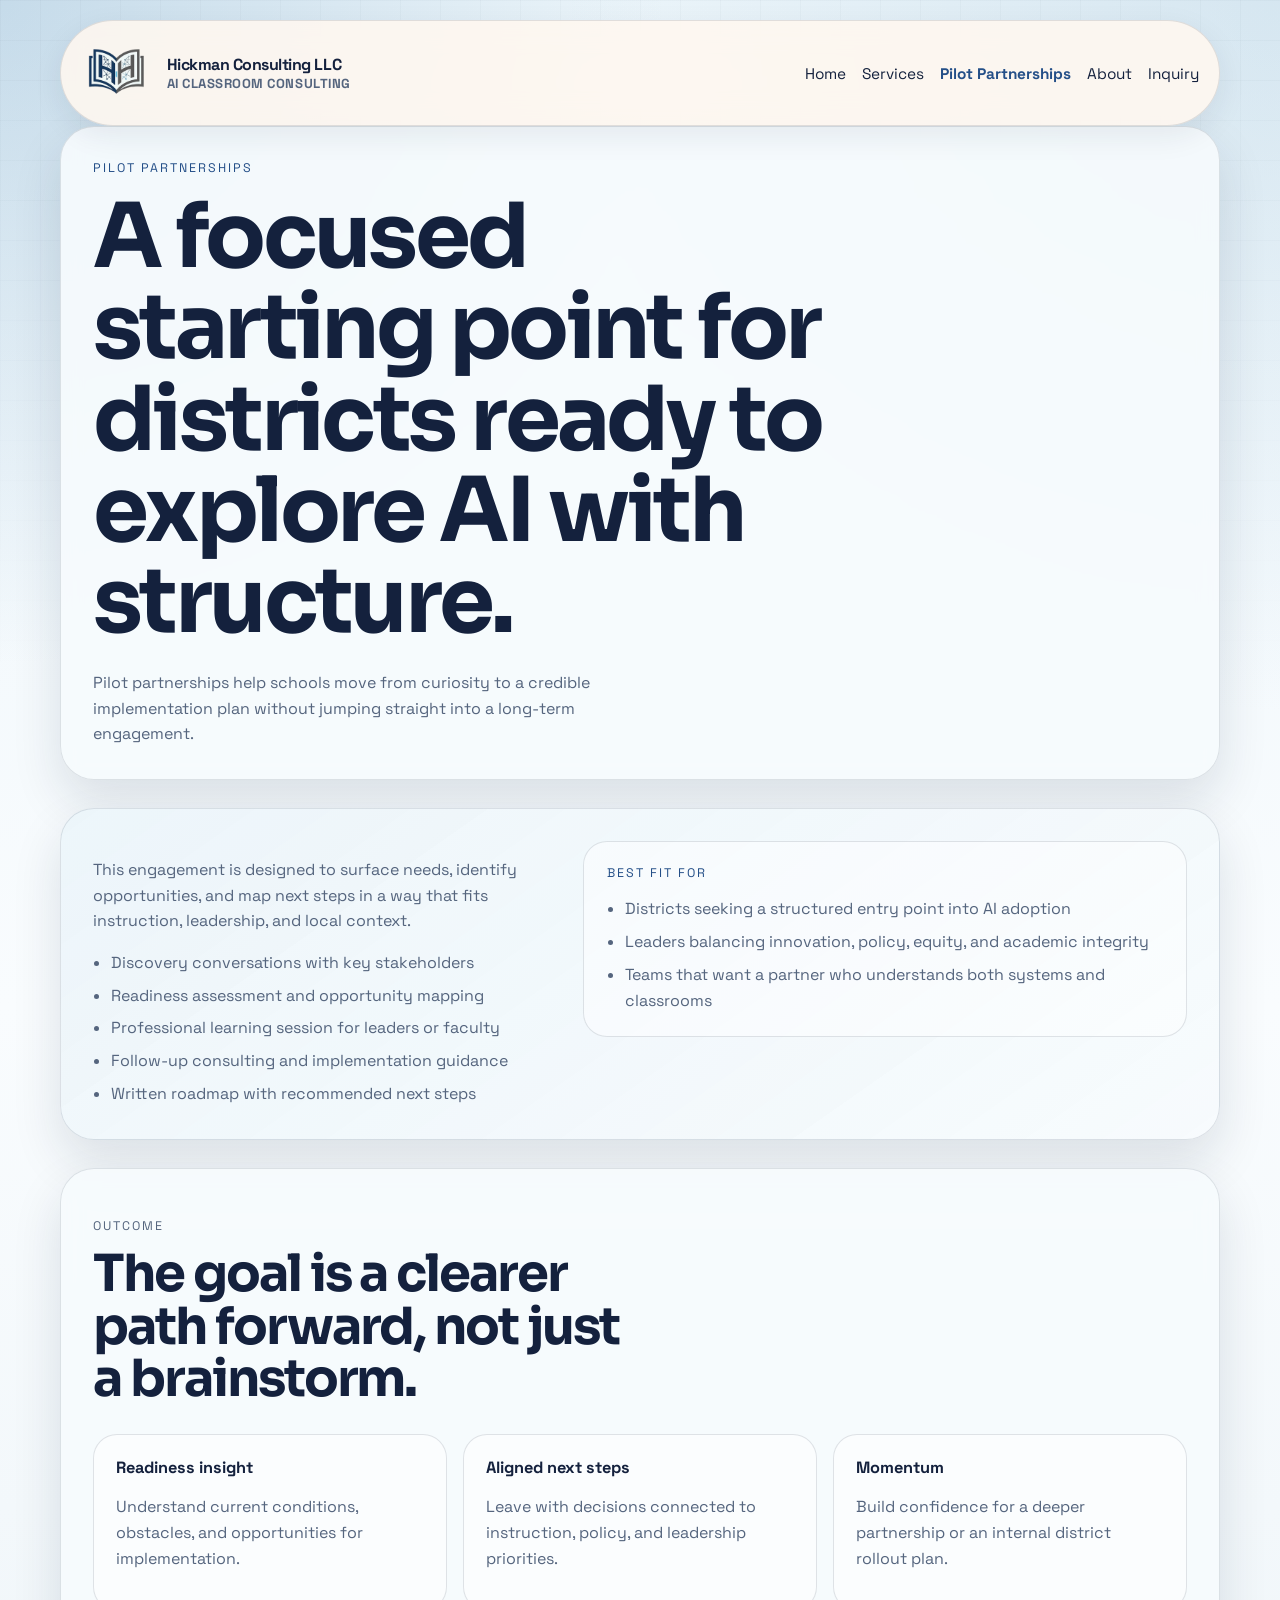
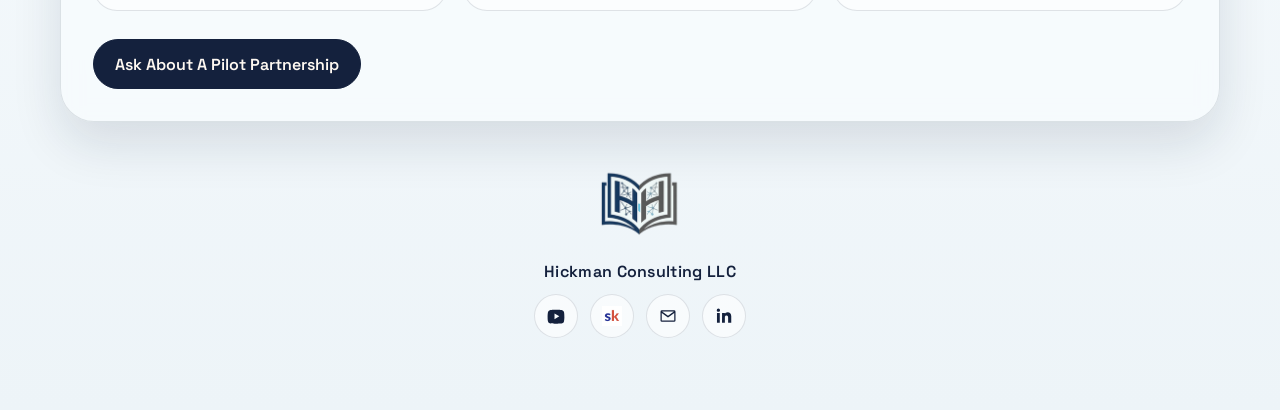
<file: Hickman Consulting LLC/pilot-partnerships.html>
<!DOCTYPE html>
<html lang="en">
  <head>
    <meta charset="UTF-8" />
    <meta name="viewport" content="width=device-width, initial-scale=1.0" />
    <title>Pilot Partnerships | Hickman Consulting LLC</title>
    <meta
      name="description"
      content="Learn about pilot partnerships for districts exploring AI implementation with Hickman Consulting LLC."
    />
    <link rel="preconnect" href="https://fonts.googleapis.com" />
    <link rel="preconnect" href="https://fonts.gstatic.com" crossorigin />
    <link
      href="https://fonts.googleapis.com/css2?family=Space+Grotesk:wght@400;500;700&family=Sora:wght@400;600;700;800&display=swap"
      rel="stylesheet"
    />
    <link rel="stylesheet" href="styles.css" />
  </head>
  <body>
    <div class="page-shell">
      <header class="site-header">
        <a class="brand" href="index.html" aria-label="Hickman Consulting LLC home">
          <span class="brand-mark">
            <img
              src="assets/AI%20CLASSROOM%20PRO%20%282048%20x%201152%20px%29%20%28180%20x%20180%20px%29%281%29.png"
              alt="AI Classroom logo"
            />
          </span>
          <span class="brand-copy">
            <strong>Hickman Consulting LLC</strong>
            <span>AI Classroom Consulting</span>
          </span>
        </a>
        <nav class="site-nav">
          <a href="index.html">Home</a>
          <a href="services.html">Services</a>
          <a class="current" href="pilot-partnerships.html">Pilot Partnerships</a>
          <a href="about.html">About</a>
          <a href="inquiry.html">Inquiry</a>
        </nav>
      </header>

      <main>
        <section class="page-hero">
          <p class="eyebrow">Pilot Partnerships</p>
          <h1>A focused starting point for districts ready to explore AI with structure.</h1>
          <p class="hero-text">
            Pilot partnerships help schools move from curiosity to a credible implementation plan
            without jumping straight into a long-term engagement.
          </p>
        </section>

        <section class="section section-accent">
          <div class="pilot-layout">
            <div class="pilot-copy">
              <p>
                This engagement is designed to surface needs, identify opportunities, and map next
                steps in a way that fits instruction, leadership, and local context.
              </p>
              <ul class="feature-list">
                <li>Discovery conversations with key stakeholders</li>
                <li>Readiness assessment and opportunity mapping</li>
                <li>Professional learning session for leaders or faculty</li>
                <li>Follow-up consulting and implementation guidance</li>
                <li>Written roadmap with recommended next steps</li>
              </ul>
            </div>
            <div class="pilot-box">
              <p class="panel-label">Best fit for</p>
              <ul class="fit-list">
                <li>Districts seeking a structured entry point into AI adoption</li>
                <li>Leaders balancing innovation, policy, equity, and academic integrity</li>
                <li>Teams that want a partner who understands both systems and classrooms</li>
              </ul>
            </div>
          </div>
        </section>

        <section class="section">
          <div class="section-heading">
            <p class="eyebrow">Outcome</p>
            <h2>The goal is a clearer path forward, not just a brainstorm.</h2>
          </div>
          <div class="outcome-grid">
            <div>
              <strong>Readiness insight</strong>
              <p>Understand current conditions, obstacles, and opportunities for implementation.</p>
            </div>
            <div>
              <strong>Aligned next steps</strong>
              <p>Leave with decisions connected to instruction, policy, and leadership priorities.</p>
            </div>
            <div>
              <strong>Momentum</strong>
              <p>Build confidence for a deeper partnership or an internal district rollout plan.</p>
            </div>
          </div>
          <div class="hero-actions">
            <a class="button button-primary" href="inquiry.html">Ask About A Pilot Partnership</a>
          </div>
        </section>
      </main>

      <footer class="site-footer">
        <img
          class="footer-logo"
          src="assets/AI%20CLASSROOM%20PRO%20%282048%20x%201152%20px%29%20%28180%20x%20180%20px%29%281%29.png"
          alt="AI Classroom logo"
        />
        <p>Hickman Consulting LLC</p>
        <div class="social-links">
          <a
            class="social-link"
            href="https://www.youtube.com/@hickmanconsultingai"
            target="_blank"
            rel="noreferrer"
            aria-label="Visit Hickman Consulting AI on YouTube"
          >
            <svg viewBox="0 0 24 24" aria-hidden="true">
              <path
                d="M21.58 7.19a2.99 2.99 0 0 0-2.1-2.11C17.62 4.58 12 4.58 12 4.58s-5.62 0-7.48.5a2.99 2.99 0 0 0-2.1 2.11c-.5 1.86-.5 5.73-.5 5.73s0 3.87.5 5.73a2.99 2.99 0 0 0 2.1 2.11c1.86.5 7.48.5 7.48.5s5.62 0 7.48-.5a2.99 2.99 0 0 0 2.1-2.11c.5-1.86.5-5.73.5-5.73s0-3.87-.5-5.73ZM10.2 15.78V9.06l5.82 3.36-5.82 3.36Z"
              />
            </svg>
          </a>
          <a
            class="social-link"
            href="https://www.skool.com/ai-for-educators-3099"
            target="_blank"
            rel="noreferrer"
            aria-label="Visit the AI for Educators Skool community"
          >
            <img class="social-image" src="assets/skool.logo.png" alt="Skool logo" />
          </a>
          <a
            class="social-link"
            href="mailto:hunter.hickman@hickmanconsultingai.com"
            aria-label="Email Hunter Hickman"
          >
            <svg viewBox="0 0 24 24" aria-hidden="true">
              <path
                d="M3 6.75A1.75 1.75 0 0 1 4.75 5h14.5A1.75 1.75 0 0 1 21 6.75v10.5A1.75 1.75 0 0 1 19.25 19H4.75A1.75 1.75 0 0 1 3 17.25V6.75Zm1.9-.25 7.1 5.22 7.1-5.22H4.9Zm14.6 11V8.39l-6.98 5.13a.9.9 0 0 1-1.04 0L4.5 8.39v9.11h15Z"
              />
            </svg>
          </a>
          <a
            class="social-link"
            href="https://www.linkedin.com/in/hunter-hickman-m-s-2b501383/"
            target="_blank"
            rel="noreferrer"
            aria-label="Visit Hunter Hickman on LinkedIn"
          >
            <svg viewBox="0 0 24 24" aria-hidden="true">
              <path
                d="M6.94 8.5H3.56V20h3.38V8.5ZM5.25 3A1.96 1.96 0 0 0 3.3 4.97c0 1.08.86 1.97 1.93 1.97h.02c1.1 0 1.97-.89 1.97-1.97A1.96 1.96 0 0 0 5.27 3h-.02ZM20.7 12.4c0-3.45-1.84-5.05-4.29-5.05-1.98 0-2.86 1.09-3.36 1.86V8.5H9.67c.04.47 0 11.5 0 11.5h3.38v-6.42c0-.34.03-.68.12-.93.27-.68.88-1.38 1.9-1.38 1.34 0 1.87 1.03 1.87 2.54V20H20.7v-7.6Z"
              />
            </svg>
          </a>
        </div>
      </footer>
    </div>
  </body>
</html>
</file>
<file: styles.css>
:root {
  --bg: #fbfdfe;
  --surface: #ffffff;
  --ink: #14213d;
  --muted: #55657e;
  --accent: #4b88b6;
  --accent-deep: #244f88;
  --accent-wash: #eef5f9;
  --line: rgba(20, 33, 61, 0.12);
  --shadow: 0 12px 30px rgba(20, 33, 61, 0.08);
}

* {
  box-sizing: border-box;
}

html {
  scroll-behavior: smooth;
}

body {
  margin: 0;
  font-family: "Space Grotesk", sans-serif;
  color: var(--ink);
  background: var(--bg);
}

.page-shell {
  width: min(960px, calc(100% - 2.5rem));
  margin: 0 auto;
  padding: 1.5rem 0 4rem;
}

/* ---------- Header ---------- */

.site-header {
  display: flex;
  align-items: center;
  justify-content: space-between;
  gap: 1rem;
  padding: 0.75rem 0;
  border-bottom: 1px solid var(--line);
}

.brand,
.site-nav a {
  color: var(--ink);
  text-decoration: none;
}

.brand {
  display: inline-flex;
  align-items: center;
  gap: 0.75rem;
  font-weight: 700;
  letter-spacing: -0.02em;
}

.brand-mark img {
  display: block;
  width: 48px;
  height: 48px;
  object-fit: contain;
}

.brand-copy {
  display: grid;
  gap: 0.05rem;
}

.brand-copy strong {
  font-family: "Sora", sans-serif;
  font-size: 35px;
  line-height: 1.1;
}

.brand-copy span {
  color: var(--muted);
  font-size: 0.78rem;
  letter-spacing: 0.05em;
  text-transform: uppercase;
}

.site-nav {
  display: flex;
  flex-wrap: wrap;
  gap: 1.4rem;
}

.site-nav a {
  font-size: 0.98rem;
}

.site-nav a:hover,
.site-nav a:focus-visible {
  color: var(--accent-deep);
}

.site-nav a.current {
  color: var(--accent-deep);
  font-weight: 700;
}

/* ---------- Type ---------- */

h1,
h2,
h3 {
  margin: 0;
  letter-spacing: -0.03em;
}

h1,
h2 {
  font-family: "Sora", sans-serif;
  line-height: 1.06;
  font-weight: 700;
}

h1 {
  font-size: clamp(2.6rem, 6.5vw, 4.4rem);
}

h2 {
  font-size: clamp(1.7rem, 3.6vw, 2.5rem);
}

h3 {
  font-size: 1.25rem;
  margin-bottom: 0.6rem;
}

p,
li,
label,
input,
select,
textarea,
button {
  font-size: 1.02rem;
  line-height: 1.65;
}

.eyebrow,
.panel-label,
.card-kicker {
  margin: 0 0 0.7rem;
  text-transform: uppercase;
  letter-spacing: 0.16em;
  font-size: 0.76rem;
  font-weight: 600;
  color: var(--accent-deep);
}

.muted,
.hero-text,
.section-heading p,
.card p,
.form-note,
.fit-list,
.feature-list {
  color: var(--muted);
}

/* ---------- Sections ---------- */

.section {
  padding: 3.5rem 0;
  border-bottom: 1px solid var(--line);
}

.section:last-of-type {
  border-bottom: 0;
}

.section-heading {
  margin-bottom: 2rem;
}

.section-heading p {
  max-width: 58ch;
  margin: 0.9rem 0 0;
}

/* ---------- Hero ---------- */

.page-hero {
  padding: 4.5rem 0 3.5rem;
  border-bottom: 1px solid var(--line);
}

.page-hero h1 {
  max-width: 16ch;
}

.hero-text {
  max-width: 54ch;
  margin: 1.3rem 0 0;
}

.hero-actions,
.form-actions {
  display: flex;
  flex-wrap: wrap;
  gap: 0.9rem;
  align-items: center;
  margin-top: 1.8rem;
}

.visually-hidden {
  position: absolute;
  width: 1px;
  height: 1px;
  margin: -1px;
  padding: 0;
  overflow: hidden;
  clip: rect(0 0 0 0);
  white-space: nowrap;
  border: 0;
}

/* ---------- Bio strip ---------- */

.bio-strip {
  display: grid;
  grid-template-columns: 180px 1fr;
  gap: 2rem;
  align-items: center;
}

.bio-thumb {
  margin: 0;
  overflow: hidden;
  border-radius: 20px;
  box-shadow: var(--shadow);
}

.bio-thumb img {
  display: block;
  width: 100%;
  height: auto;
}

.bio-more {
  margin: 0.8rem 0 0;
}

/* ---------- Buttons ---------- */

.button {
  display: inline-flex;
  align-items: center;
  justify-content: center;
  min-height: 50px;
  padding: 0.85rem 1.5rem;
  border-radius: 999px;
  border: 1px solid var(--ink);
  text-decoration: none;
  font-weight: 600;
  transition: transform 180ms ease, background-color 180ms ease, color 180ms ease;
}

.button:hover,
.button:focus-visible {
  transform: translateY(-2px);
}

.button-primary {
  background: var(--ink);
  color: #ffffff;
}

.button-secondary {
  color: var(--ink);
  background: transparent;
}

/* ---------- Trust strip ---------- */

.trust-strip {
  display: grid;
  grid-template-columns: repeat(3, 1fr);
  gap: 1.5rem;
  padding: 2rem 0;
  border-bottom: 1px solid var(--line);
}

.trust-strip strong {
  display: block;
  margin-bottom: 0.3rem;
  font-size: 1.02rem;
}

.trust-strip span {
  color: var(--muted);
  font-size: 0.95rem;
}

/* ---------- Bio ---------- */

.bio-layout {
  display: grid;
  grid-template-columns: 0.8fr 1.2fr;
  gap: 2.5rem;
  align-items: start;
}

.bio-photo {
  margin: 0;
  overflow: hidden;
  border-radius: 20px;
  box-shadow: var(--shadow);
}

.bio-photo img {
  display: block;
  width: 100%;
  height: auto;
}

.bio-copy p + p {
  margin-top: 1rem;
}

.bio-copy p {
  margin: 0;
}

.bio-copy .lede {
  font-size: 1.15rem;
  font-weight: 500;
}

/* ---------- Cards ---------- */

.cards {
  display: grid;
  grid-template-columns: repeat(auto-fit, minmax(240px, 1fr));
  gap: 1.25rem;
}

.card {
  border: 1px solid var(--line);
  background: var(--surface);
  border-radius: 18px;
  padding: 1.5rem;
}

.card p {
  margin: 0;
}

.card p + p {
  margin-top: 0.6rem;
}

.card-link {
  display: block;
  color: inherit;
  text-decoration: none;
  transition: transform 180ms ease, box-shadow 180ms ease, border-color 180ms ease;
}

.card-link:hover,
.card-link:focus-visible {
  transform: translateY(-4px);
  box-shadow: var(--shadow);
  border-color: rgba(36, 79, 136, 0.3);
}

.card-cta {
  display: inline-block;
  margin-top: 0.9rem;
  font-weight: 600;
  color: var(--accent-deep);
}

.card-free {
  background: var(--accent-wash);
  border-color: rgba(36, 79, 136, 0.18);
}

/* ---------- Upcoming presentations ---------- */

.talk-list {
  list-style: none;
  margin: 0;
  padding: 0;
  display: grid;
  gap: 1rem;
}

.talk-item {
  display: grid;
  grid-template-columns: 200px 1fr;
  gap: 1.25rem;
  align-items: baseline;
  border: 1px solid var(--line);
  background: var(--surface);
  border-radius: 18px;
  padding: 1.35rem 1.5rem;
}

.talk-item h3 {
  margin: 0;
}

.talk-item p {
  margin: 0;
}

.talk-date {
  font-weight: 600;
  color: var(--accent-deep);
}

.talk-cta {
  display: inline-block;
  margin-top: 0.6rem;
  font-weight: 600;
  color: var(--accent-deep);
}

/* ---------- Free resources ---------- */

.resource-grid {
  display: grid;
  grid-template-columns: repeat(auto-fit, minmax(280px, 1fr));
  gap: 1.25rem;
}

.resource-card {
  display: flex;
  flex-direction: column;
  border: 1px solid var(--line);
  background: var(--surface);
  border-radius: 18px;
  padding: 1.5rem;
}

.resource-card h3 {
  margin: 0.35rem 0 0;
}

.resource-card p {
  margin: 0;
}

.resource-card .muted {
  margin-top: 0.6rem;
}

.resource-card .card-cta {
  margin-top: auto;
  padding-top: 0.9rem;
}

.resource-date {
  margin: 0.15rem 0 0;
  color: var(--muted);
  font-size: 0.86rem;
  letter-spacing: 0.02em;
}

.resource-card.is-soon {
  background: var(--accent-wash);
  border-color: rgba(36, 79, 136, 0.18);
}

/* ---------- Article ---------- */

.article {
  max-width: 74ch;
}

.article-head {
  padding: 4rem 0 2.5rem;
  border-bottom: 1px solid var(--line);
}

.article-head h1 {
  max-width: 22ch;
}

.article-head .lede {
  margin: 1.2rem 0 0;
}

.article-meta {
  margin: 1.4rem 0 0;
  color: var(--muted);
  font-size: 0.9rem;
  letter-spacing: 0.02em;
}

.article-meta span {
  margin: 0 0.4rem;
}

.article p + p {
  margin-top: 1rem;
}

.article-back {
  margin-top: 2.5rem;
}

.article-figure {
  margin: 2.5rem 0 0;
  padding: 1.5rem;
  border: 1px solid var(--line);
  border-radius: 18px;
  background: var(--surface);
}

.article-figure img {
  display: block;
  width: 100%;
  max-width: 520px;
  height: auto;
  margin: 0 auto;
}

.article-figure figcaption {
  margin-top: 1.25rem;
  text-align: center;
  color: var(--muted);
  font-size: 0.95rem;
  line-height: 1.6;
}

.article-figure figcaption strong {
  color: var(--ink);
}

.article-figure-wide {
  width: min(960px, calc(100vw - 2.5rem));
}

.article-figure-portrait img {
  max-width: 300px;
}

.article-prose p {
  color: var(--muted);
}

.article-break {
  margin-top: 2rem;
  text-align: center;
  color: var(--line);
  letter-spacing: 0.4em;
}

.article-signoff {
  font-weight: 600;
  color: var(--ink);
}

.figure-scroll {
  overflow-x: auto;
}

.figure-scroll img {
  min-width: 560px;
  max-width: 100%;
}

.figure-hint {
  display: none;
}

.step-grid {
  display: grid;
  grid-template-columns: repeat(auto-fit, minmax(220px, 1fr));
  gap: 1.25rem;
  margin-top: 2.25rem;
}

.step-card {
  border: 1px solid var(--line);
  background: var(--surface);
  border-radius: 18px;
  padding: 1.5rem;
}

.step-card h2 {
  margin: 0.2rem 0 0;
  font-size: 1.3rem;
}

.step-card p {
  margin: 0;
}

.step-card .muted {
  margin-top: 0.7rem;
}

.step-card-ai {
  background: var(--accent-wash);
  border-color: rgba(36, 79, 136, 0.18);
}

.step-index {
  display: flex;
  align-items: center;
  gap: 0.6rem;
  text-transform: uppercase;
  letter-spacing: 0.16em;
  font-size: 0.76rem;
  font-weight: 600;
  color: var(--accent-deep);
}

.step-index span {
  display: inline-flex;
  align-items: center;
  justify-content: center;
  width: 26px;
  height: 26px;
  border-radius: 999px;
  background: var(--ink);
  color: #ffffff;
  font-size: 0.85rem;
  letter-spacing: 0;
}

.lap-list {
  list-style: none;
  margin: 0;
  padding: 0;
  display: grid;
  gap: 1rem;
}

.lap-item {
  border: 1px solid var(--line);
  border-left: 4px solid var(--accent);
  background: var(--surface);
  border-radius: 18px;
  padding: 1.5rem;
}

.lap-item h3 {
  margin: 0 0 0.6rem;
}

.lap-item p {
  margin: 0;
}

.lap-item p + p {
  margin-top: 0.7rem;
}

.lap-rule {
  margin-top: 1rem;
  font-weight: 600;
  color: var(--accent-deep);
}

.callout {
  margin-top: 2rem;
  padding: 1.5rem;
  border-radius: 18px;
  background: var(--accent-wash);
  border: 1px solid rgba(36, 79, 136, 0.18);
}

.callout p {
  margin: 0;
  color: var(--muted);
}

/* ---------- Prompt examples ---------- */

.example-pair {
  display: grid;
  grid-template-columns: repeat(auto-fit, minmax(260px, 1fr));
  gap: 1.25rem;
  margin-top: 2rem;
}

.example {
  border: 1px solid var(--line);
  border-radius: 18px;
  padding: 1.5rem;
  background: var(--surface);
}

.example p {
  margin: 0;
}

.example .muted {
  margin-top: 0.7rem;
}

.example-prompt {
  font-weight: 500;
}

.example-weak .example-prompt {
  color: var(--muted);
}

.example-strong {
  background: var(--accent-wash);
  border-color: rgba(36, 79, 136, 0.18);
}

.numbered-list {
  margin: 0;
  padding-left: 1.35rem;
  color: var(--muted);
  display: grid;
  gap: 0.7rem;
}

.numbered-list strong,
.feature-list strong {
  color: var(--ink);
}

.fine-print {
  margin: 2rem 0 0;
  padding-top: 1.25rem;
  border-top: 1px solid var(--line);
  color: var(--muted);
  font-size: 0.9rem;
  line-height: 1.6;
}

/* ---------- Lists ---------- */

.feature-list,
.fit-list {
  padding-left: 1.15rem;
  margin: 0;
}

.feature-list li + li,
.fit-list li + li {
  margin-top: 0.45rem;
}

/* ---------- Speaking strip ---------- */

.speaking-strip {
  display: grid;
  grid-template-columns: 1.05fr 0.95fr;
  gap: 2.5rem;
  align-items: center;
}

.speaking-photo {
  margin: 0;
  overflow: hidden;
  border-radius: 20px;
  box-shadow: var(--shadow);
}

.speaking-photo img {
  display: block;
  width: 100%;
  height: auto;
}

.venue-list {
  list-style: none;
  padding: 0;
  margin: 1.2rem 0 0;
  display: grid;
  gap: 0.55rem;
  color: var(--muted);
}

.venue-list li {
  padding-left: 1.1rem;
  position: relative;
}

.venue-list li::before {
  content: "";
  position: absolute;
  left: 0;
  top: 0.65em;
  width: 6px;
  height: 6px;
  border-radius: 50%;
  background: var(--accent);
}

/* ---------- CTA band ---------- */

.cta-band {
  background: var(--ink);
  color: #ffffff;
  border-radius: 20px;
  padding: 2.75rem 2.25rem;
  margin: 3.5rem 0 0;
}

.cta-band h2 {
  max-width: 20ch;
}

.cta-band p {
  color: rgba(255, 255, 255, 0.85);
  max-width: 52ch;
  margin: 0.9rem 0 0;
}

.cta-band .button-primary {
  background: #ffffff;
  color: var(--ink);
  border-color: #ffffff;
}

.cta-band .button-secondary {
  color: #ffffff;
  border-color: rgba(255, 255, 255, 0.5);
}

/* ---------- Solution model accordion ---------- */

.model-stack {
  display: grid;
  gap: 0.75rem;
}

.model-item {
  border: 1px solid var(--line);
  border-radius: 16px;
  background: var(--surface);
  overflow: hidden;
}

.model-node {
  width: 100%;
  min-height: 60px;
  display: flex;
  align-items: center;
  gap: 0.85rem;
  padding: 0.9rem 1.1rem;
  border: 0;
  background: transparent;
  color: var(--ink);
  font-weight: 700;
  text-align: left;
  cursor: pointer;
}

.model-node:hover,
.model-node:focus-visible {
  background: rgba(75, 136, 182, 0.08);
}

.model-item.is-active .model-node {
  background: var(--ink);
  color: #ffffff;
}

.model-step {
  display: inline-flex;
  align-items: center;
  justify-content: center;
  width: 32px;
  height: 32px;
  border-radius: 999px;
  background: rgba(75, 136, 182, 0.14);
  color: var(--accent-deep);
  font-size: 0.9rem;
  flex-shrink: 0;
}

.model-item.is-active .model-step {
  background: rgba(255, 255, 255, 0.18);
  color: #ffffff;
}

.model-detail {
  display: none;
  padding: 0.9rem 1.1rem;
}

.model-item.is-active .model-detail {
  display: block;
}

.model-detail p {
  margin: 0;
  color: var(--muted);
}

.pilot-layout {
  display: grid;
  grid-template-columns: 1.1fr 0.9fr;
  gap: 2.5rem;
  align-items: start;
}

.pilot-box {
  border: 1px solid var(--line);
  background: var(--accent-wash);
  border-radius: 18px;
  padding: 1.5rem;
}

/* ---------- Season grid ---------- */

.season-grid {
  display: grid;
  grid-template-columns: repeat(2, minmax(0, 1fr));
  gap: 1.25rem;
}

/* ---------- Forms ---------- */

.inquiry-form {
  display: grid;
  gap: 1.1rem;
  max-width: 640px;
}

.field-row {
  display: grid;
  grid-template-columns: repeat(2, 1fr);
  gap: 1.1rem;
}

label {
  display: grid;
  gap: 0.45rem;
  font-weight: 500;
}

input,
select,
textarea,
button {
  font: inherit;
}

input,
select,
textarea {
  width: 100%;
  padding: 0.85rem 1rem;
  border: 1px solid rgba(20, 33, 61, 0.2);
  border-radius: 12px;
  background: var(--surface);
  color: var(--ink);
}

input:focus,
select:focus,
textarea:focus {
  outline: 2px solid rgba(75, 136, 182, 0.35);
  border-color: var(--accent);
}

textarea {
  resize: vertical;
  min-height: 160px;
}

button.button {
  cursor: pointer;
}

.form-note {
  margin: 0;
}

#form-note.is-success {
  color: var(--accent-deep);
}

/* ---------- Footer ---------- */

.site-footer {
  display: grid;
  justify-items: center;
  gap: 0.55rem;
  padding: 3rem 1rem 0.5rem;
}

.footer-logo {
  width: 64px;
  height: 64px;
  object-fit: contain;
}

.site-footer p {
  margin: 0;
  color: var(--ink);
  font-weight: 600;
  letter-spacing: 0.02em;
}

.footer-note {
  color: var(--muted);
  font-weight: 400;
  font-size: 0.9rem;
}

.social-links {
  display: flex;
  align-items: center;
  gap: 0.75rem;
}

.social-link {
  display: inline-flex;
  align-items: center;
  justify-content: center;
  width: 44px;
  height: 44px;
  border: 1px solid var(--line);
  border-radius: 999px;
  color: var(--ink);
  background: var(--surface);
  transition: transform 180ms ease, background-color 180ms ease, color 180ms ease;
}

.social-link:hover,
.social-link:focus-visible {
  transform: translateY(-2px);
  background: var(--ink);
  color: #ffffff;
}

.social-link svg {
  width: 20px;
  height: 20px;
  fill: currentColor;
}

/* ---------- Animation ---------- */

.page-hero,
.section,
.trust-strip {
  opacity: 0;
  transform: translateY(14px);
  animation: rise 0.6s ease forwards;
}

.trust-strip {
  animation-delay: 100ms;
}

.section:nth-of-type(1) {
  animation-delay: 150ms;
}

.section:nth-of-type(2) {
  animation-delay: 220ms;
}

.section:nth-of-type(3) {
  animation-delay: 290ms;
}

.section:nth-of-type(4) {
  animation-delay: 360ms;
}

@keyframes rise {
  to {
    opacity: 1;
    transform: translateY(0);
  }
}

@media (prefers-reduced-motion: reduce) {
  .page-hero,
  .section,
  .trust-strip {
    opacity: 1;
    transform: none;
    animation: none;
  }
}

/* ---------- Responsive ---------- */

@media (max-width: 820px) {
  .bio-layout,
  .speaking-strip,
  .pilot-layout,
  .season-grid,
  .trust-strip,
  .talk-item,
  .cards {
    grid-template-columns: 1fr;
  }

  .bio-strip {
    grid-template-columns: 1fr;
  }

  .bio-thumb {
    max-width: 220px;
  }

  .site-header {
    flex-direction: column;
    align-items: flex-start;
  }

  .bio-photo {
    max-width: 420px;
  }
}

@media (max-width: 640px) {
  .page-shell {
    width: calc(100% - 1.5rem);
  }

  .site-nav {
    gap: 0.9rem;
  }

  .article-figure-wide {
    width: 100%;
    padding: 1rem;
  }

  .figure-hint {
    display: block;
    margin: 0.9rem 0 0;
    text-align: center;
    color: var(--muted);
    font-size: 0.82rem;
  }

  .site-nav a {
    font-size: 0.92rem;
  }

  .page-hero {
    padding-top: 3rem;
  }

  .field-row {
    grid-template-columns: 1fr;
  }

  .cta-band {
    padding: 2rem 1.5rem;
  }
}
</file>
<file: Hickman Consulting LLC/styles.css>
:root {
  --bg: #eef5f9;
  --paper: rgba(247, 251, 253, 0.9);
  --surface: #f8fcfe;
  --ink: #14213d;
  --muted: #55657e;
  --accent: #4b88b6;
  --accent-deep: #244f88;
  --accent-soft: #8fb8d3;
  --silver: #c7d1d8;
  --line: rgba(20, 33, 61, 0.12);
  --shadow: 0 22px 50px rgba(20, 33, 61, 0.12);
}

* {
  box-sizing: border-box;
}

html {
  scroll-behavior: smooth;
}

body {
  margin: 0;
  font-family: "Space Grotesk", sans-serif;
  color: var(--ink);
  background:
    radial-gradient(circle at top left, rgba(75, 136, 182, 0.24), transparent 28%),
    radial-gradient(circle at top right, rgba(143, 184, 211, 0.24), transparent 30%),
    linear-gradient(180deg, #ecf5fa 0%, #f9fcfe 50%, #edf4f8 100%);
}

body::before {
  content: "";
  position: fixed;
  inset: 0;
  pointer-events: none;
  background-image: linear-gradient(rgba(20, 33, 61, 0.035) 1px, transparent 1px),
    linear-gradient(90deg, rgba(20, 33, 61, 0.035) 1px, transparent 1px);
  background-size: 40px 40px;
  mask-image: linear-gradient(180deg, rgba(0, 0, 0, 0.7), transparent 80%);
}

.page-shell {
  width: min(1160px, calc(100% - 2rem));
  margin: 0 auto;
  padding: 1.25rem 0 4rem;
}

.site-header {
  position: sticky;
  top: 1rem;
  z-index: 10;
  display: flex;
  align-items: center;
  justify-content: space-between;
  gap: 1rem;
  padding: 1rem 1.25rem;
  border: 1px solid var(--line);
  border-radius: 999px;
  background: rgba(255, 248, 239, 0.88);
  backdrop-filter: blur(14px);
  box-shadow: 0 10px 30px rgba(20, 33, 61, 0.08);
}

.brand,
.site-nav a {
  color: var(--ink);
  text-decoration: none;
}

.brand {
  display: inline-flex;
  align-items: center;
  gap: 0.85rem;
  font-weight: 700;
  letter-spacing: -0.03em;
}

.brand-mark {
  display: inline-flex;
  align-items: center;
  justify-content: center;
  width: 72px;
  height: 72px;
  border-radius: 18px;
  background: transparent;
  box-shadow: none;
}

.brand-mark img {
  width: 64px;
  height: 64px;
  object-fit: contain;
}

.brand-copy {
  display: grid;
  gap: 0.05rem;
}

.brand-copy strong {
  font-size: 1rem;
}

.brand-copy span {
  color: var(--muted);
  font-size: 0.82rem;
  letter-spacing: 0.04em;
  text-transform: uppercase;
}

.site-nav {
  display: flex;
  flex-wrap: wrap;
  gap: 1rem;
}

.site-nav a {
  font-size: 0.96rem;
}

.site-nav a.current {
  color: var(--accent-deep);
  font-weight: 700;
}

.hero,
.page-hero,
.section,
.trust-strip {
  opacity: 0;
  transform: translateY(18px);
  animation: rise 0.7s ease forwards;
}

.hero {
  display: grid;
  grid-template-columns: 1.4fr 0.9fr;
  gap: 1.5rem;
  padding: 5rem 0 2rem;
}

.page-hero {
  padding: 5rem 0 1rem;
}

.home-intro h1 {
  max-width: none;
}

.home-feature {
  display: grid;
  grid-template-columns: 1.15fr 0.85fr;
  gap: 1.5rem;
  margin-bottom: 2rem;
}

.hero-copy,
.hero-panel,
.page-hero,
.home-feature > *,
.section,
.trust-strip {
  border: 1px solid var(--line);
  background: var(--paper);
  backdrop-filter: blur(10px);
  box-shadow: var(--shadow);
}

.hero-copy,
.hero-panel,
.page-hero,
.home-feature > * {
  border-radius: 34px;
  padding: 2rem;
}

.eyebrow,
.panel-label,
.card-kicker {
  margin: 0 0 0.75rem;
  text-transform: uppercase;
  letter-spacing: 0.16em;
  font-size: 0.78rem;
  color: var(--accent-deep);
}

h1,
h2,
h3 {
  margin: 0;
  letter-spacing: -0.04em;
}

h1,
h2 {
  font-family: "Sora", sans-serif;
  line-height: 1.02;
  font-weight: 700;
}

h1 {
  font-size: clamp(3rem, 7vw, 5.9rem);
  max-width: 11ch;
}

h2 {
  font-size: clamp(2rem, 4vw, 3.4rem);
  max-width: 14ch;
}

h3 {
  font-size: 1.35rem;
  margin-bottom: 0.8rem;
}

p,
li,
label,
input,
select,
textarea,
button {
  font-size: 1rem;
  line-height: 1.6;
}

.hero-text,
.section-heading p,
.card p,
.pilot-copy p,
.about-copy p,
.outcome-grid p,
.form-note,
.panel-text,
.fit-list,
.feature-list {
  color: var(--muted);
}

.hero-text {
  max-width: 58ch;
  margin: 1.4rem 0 0;
}

.hero-actions,
.form-actions {
  display: flex;
  flex-wrap: wrap;
  gap: 0.9rem;
  align-items: center;
  margin-top: 1.8rem;
}

.button {
  display: inline-flex;
  align-items: center;
  justify-content: center;
  min-height: 50px;
  padding: 0.85rem 1.3rem;
  border-radius: 999px;
  border: 1px solid var(--ink);
  text-decoration: none;
  font-weight: 600;
  transition: transform 180ms ease, background-color 180ms ease, color 180ms ease;
}

.button:hover,
.button:focus-visible {
  transform: translateY(-2px);
}

.button-primary {
  background: var(--ink);
  color: #fff9f2;
}

.button-secondary {
  color: var(--ink);
  background: transparent;
}

.button-light {
  border-color: rgba(255, 255, 255, 0.32);
  background: rgba(255, 255, 255, 0.14);
  color: #fff9f2;
}

.button-light:hover,
.button-light:focus-visible {
  background: rgba(255, 255, 255, 0.22);
}

.process-list,
.feature-list,
.fit-list {
  padding-left: 1.15rem;
  margin: 0;
}

.process-list li + li,
.feature-list li + li,
.fit-list li + li {
  margin-top: 0.45rem;
}

.hero-panel {
  display: grid;
  gap: 1rem;
  background:
    linear-gradient(160deg, rgba(36, 79, 136, 0.96), rgba(20, 33, 61, 0.9)),
    linear-gradient(135deg, rgba(143, 184, 211, 0.26), transparent);
  color: #fff9f2;
}

.speaker-visual {
  overflow: hidden;
  border-radius: 24px;
  min-height: 320px;
  background: rgba(255, 255, 255, 0.08);
}

.speaker-visual img,
.speaker-stage img,
.about-photo img {
  display: block;
  width: 100%;
  height: 100%;
  object-fit: cover;
}

.hero-panel-copy {
  display: grid;
  gap: 0.8rem;
}

.speaker-stage {
  margin: 0;
  overflow: hidden;
  min-height: 100%;
  background: rgba(255, 255, 255, 0.4);
}

.events-panel {
  display: grid;
  gap: 1rem;
  background:
    linear-gradient(160deg, rgba(36, 79, 136, 0.96), rgba(20, 33, 61, 0.9)),
    linear-gradient(135deg, rgba(143, 184, 211, 0.26), transparent);
  color: #fff9f2;
}

.events-panel h2 {
  max-width: none;
}

.events-panel .panel-label,
.events-panel .panel-text,
.events-list span,
.events-list strong {
  color: rgba(255, 249, 242, 0.95);
}

.events-list {
  display: grid;
  gap: 1rem;
  padding: 0;
  margin: 0;
  list-style: none;
}

.events-list li {
  display: grid;
  gap: 0.18rem;
  padding-bottom: 0.9rem;
  border-bottom: 1px solid rgba(255, 255, 255, 0.14);
}

.events-list li:last-child {
  padding-bottom: 0;
  border-bottom: 0;
}

.hero-panel .panel-label,
.hero-panel .panel-text,
.hero-panel li {
  color: rgba(255, 249, 242, 0.92);
}

.hero-panel .process-list {
  font-family: "Sora", sans-serif;
  font-size: 1.05rem;
  font-weight: 600;
}

.trust-strip {
  display: grid;
  grid-template-columns: repeat(3, 1fr);
  gap: 1rem;
  border-radius: 28px;
  margin: 0 0 1.75rem;
  padding: 1.25rem 1.4rem;
}

.trust-strip strong,
.outcome-grid strong {
  display: block;
  margin-bottom: 0.35rem;
  font-size: 1.02rem;
}

.trust-strip span {
  color: var(--muted);
}

.section {
  border-radius: 34px;
  padding: 2rem;
  margin-top: 1.75rem;
}

.section-accent {
  background:
    linear-gradient(145deg, rgba(236, 245, 250, 0.92), rgba(247, 251, 253, 0.84)),
    var(--paper);
}

.section-heading {
  margin-bottom: 1.8rem;
}

.section-heading p {
  max-width: 62ch;
  margin-top: 1rem;
}

.cards,
.outcome-grid,
.experience-grid {
  display: grid;
  grid-template-columns: repeat(auto-fit, minmax(240px, 1fr));
  gap: 1rem;
}

.card,
.pilot-box,
.credential-box,
.outcome-grid > div {
  border: 1px solid var(--line);
  background: rgba(255, 255, 255, 0.45);
  border-radius: 24px;
  padding: 1.4rem;
}

.card-link {
  color: inherit;
  text-decoration: none;
  transition: transform 180ms ease, box-shadow 180ms ease, border-color 180ms ease;
}

.card-link:hover,
.card-link:focus-visible {
  transform: translateY(-4px);
  box-shadow: 0 18px 34px rgba(20, 33, 61, 0.12);
  border-color: rgba(36, 79, 136, 0.24);
}

.pilot-layout,
.about-layout {
  display: grid;
  grid-template-columns: 0.88fr 1.12fr;
  gap: 1rem;
  align-items: start;
}

.about-side {
  display: grid;
  gap: 1rem;
}

.about-copy {
  border: 1px solid var(--line);
  background: rgba(255, 255, 255, 0.45);
  border-radius: 24px;
  padding: 1.4rem;
}

.about-photo {
  margin: 0;
  min-height: 520px;
  overflow: hidden;
  border: 1px solid var(--line);
  border-radius: 24px;
  box-shadow: var(--shadow);
}

.compact li + li {
  margin-top: 0.35rem;
}

.inquiry-form {
  display: grid;
  gap: 1rem;
}

.field-row {
  display: grid;
  grid-template-columns: repeat(2, 1fr);
  gap: 1rem;
}

label {
  display: grid;
  gap: 0.45rem;
  font-weight: 500;
}

input,
select,
textarea,
button {
  font: inherit;
}

input,
select,
textarea {
  width: 100%;
  padding: 0.85rem 1rem;
  border: 1px solid rgba(20, 33, 61, 0.18);
  border-radius: 18px;
  background: rgba(255, 255, 255, 0.72);
  color: var(--ink);
}

input:focus,
select:focus,
textarea:focus {
  outline: 2px solid rgba(214, 107, 45, 0.24);
  border-color: var(--accent);
}

textarea {
  resize: vertical;
  min-height: 180px;
}

button.button {
  cursor: pointer;
}

.form-note {
  margin: 0;
}

#form-note.is-success {
  color: var(--accent-deep);
}

.site-footer {
  display: grid;
  justify-items: center;
  gap: 0.55rem;
  padding: 2.5rem 1rem 0.5rem;
}

.footer-logo {
  width: 88px;
  height: 88px;
  object-fit: contain;
}

.site-footer p {
  margin: 0;
  color: var(--ink);
  font-weight: 600;
  letter-spacing: 0.02em;
}

.social-link {
  display: inline-flex;
  align-items: center;
  justify-content: center;
  width: 44px;
  height: 44px;
  border: 1px solid var(--line);
  border-radius: 999px;
  color: var(--ink);
  background: rgba(255, 255, 255, 0.6);
  transition: transform 180ms ease, background-color 180ms ease, color 180ms ease;
}

.social-link:hover,
.social-link:focus-visible {
  transform: translateY(-2px);
  background: var(--ink);
  color: #fff9f2;
}

.social-link svg {
  width: 20px;
  height: 20px;
  fill: currentColor;
}

.social-links {
  display: flex;
  align-items: center;
  gap: 0.75rem;
}

.social-image {
  width: 20px;
  height: 20px;
  object-fit: contain;
}

@keyframes rise {
  to {
    opacity: 1;
    transform: translateY(0);
  }
}

.trust-strip {
  animation-delay: 120ms;
}

.section:nth-of-type(1) {
  animation-delay: 180ms;
}

.section:nth-of-type(2) {
  animation-delay: 240ms;
}

.section:nth-of-type(3) {
  animation-delay: 300ms;
}

.section:nth-of-type(4) {
  animation-delay: 360ms;
}

.section:nth-of-type(5) {
  animation-delay: 420ms;
}

@media (max-width: 960px) {
  .hero,
  .page-hero,
  .home-feature,
  .cards,
  .experience-grid,
  .pilot-layout,
  .about-layout,
  .outcome-grid,
  .trust-strip {
    grid-template-columns: 1fr;
  }

  .site-header {
    border-radius: 28px;
    align-items: flex-start;
    flex-direction: column;
  }

  .brand {
    width: 100%;
  }

  h1 {
    max-width: 13ch;
  }
}

@media (max-width: 640px) {
  .page-shell {
    width: min(100% - 1rem, 100%);
    padding-top: 0.5rem;
  }

  .hero {
    padding-top: 2rem;
  }

  .hero-copy,
  .hero-panel,
  .page-hero,
  .section {
    padding: 1.35rem;
    border-radius: 24px;
  }

  .field-row {
    grid-template-columns: 1fr;
  }

  h1 {
    font-size: clamp(2.5rem, 13vw, 4rem);
  }

  h2 {
    max-width: none;
  }
}
</file>
